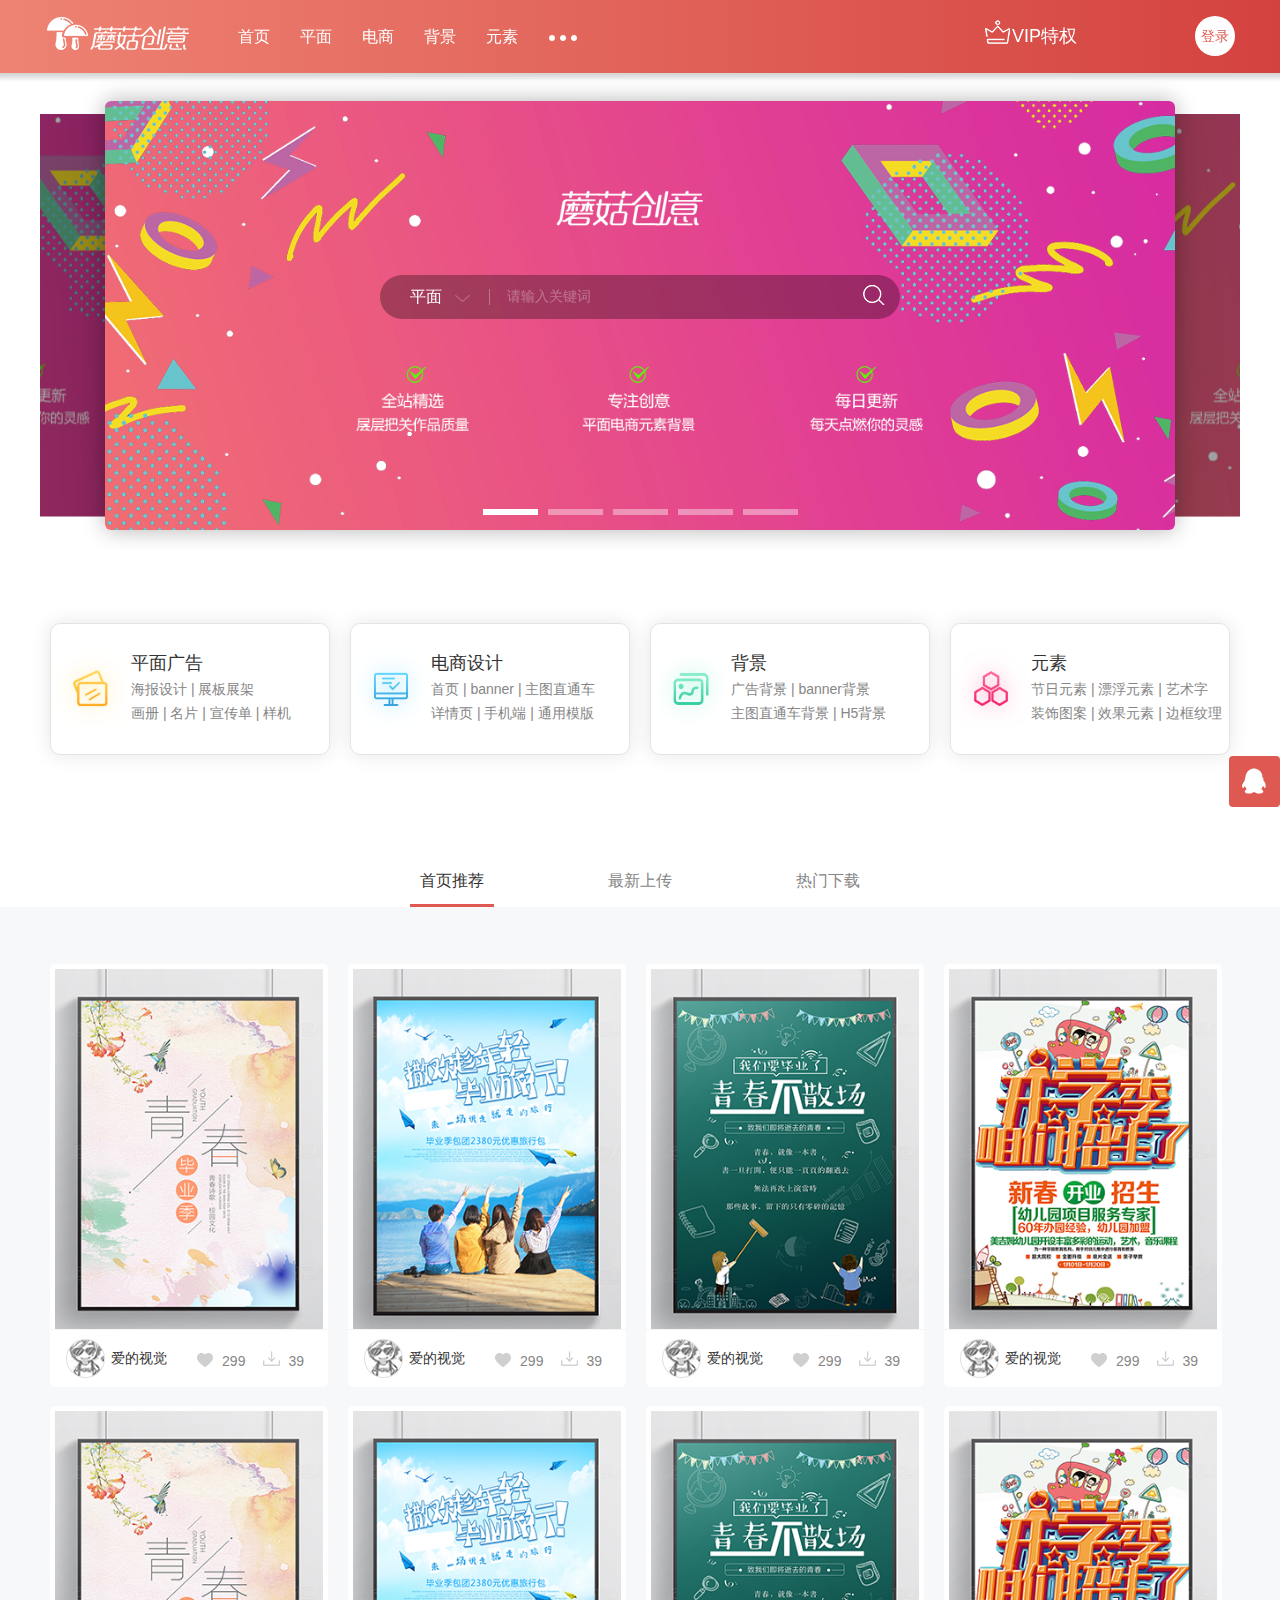
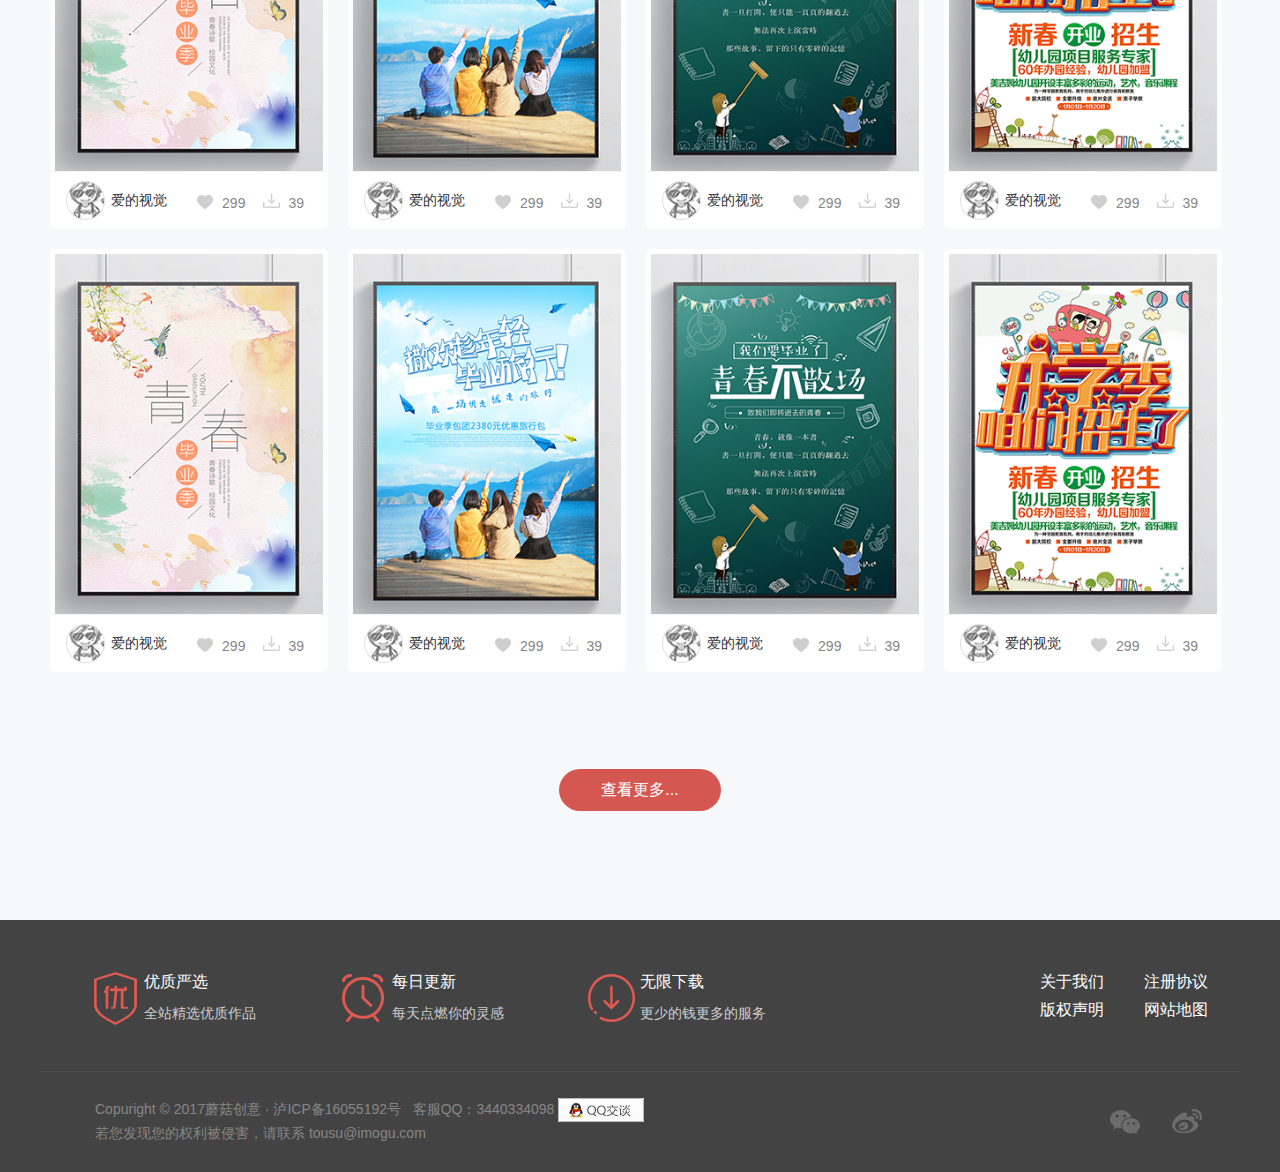
<file: index.html>
<!DOCTYPE html>
<html>
<head>
	<meta http-equiv="Content-Type" content="text/html;charset=utf-8" />
	<meta name="keywords" content="" />
	<meta name="description" content="" />
	<title>蘑菇创意首页</title>
	<link rel="stylesheet" href="css/bootstrap.min.css" />
	<link rel="stylesheet" href="css/swiper-3.4.2.min.css" />
	<link rel="stylesheet" href="css/share.css" />
	<link rel="stylesheet" href="css/topnav.css" />
	<link rel="stylesheet" href="css/index.css" />
	<link rel="stylesheet" href="css/masonry.css" />
	<link rel="stylesheet" href="css/foot.css" />
	<link rel="stylesheet" href="css/side.css" />
	<link rel="stylesheet" href="css/windowfix.css" />
</head>
<body>
	<div class="topnav_box m1450">
		<div class="topnav clearfix w1450">
			<a href="index.html" class="logo"><img src="./images/logo.png" alt=""></a>
			<div class="nav clearfix">
				<a class="a" href="index.html">首页</a>
				<div class="item clearfix">
					<a class="a" href="classification.html"><span>平面</span></a>
					<div class="inr">
						<a href="classification.html">海报设计</a>
						<a href="classification.html">展板展架</a>
						<a href="classification.html">画册</a>
						<a href="classification.html">名片</a>
						<a href="classification.html">宣传单</a>
						<a href="classification.html">样机</a>
					</div>
				</div>
				<div class="item clearfix">
					<a class="a" href="classification.html"><span>电商</span></a>
					<div class="inr">
						<a href="classification.html">首页</a>
						<a href="classification.html">banner</a>
						<a href="classification.html">主图直通车</a>
						<a href="classification.html">详情页</a>
						<a href="classification.html">手机端</a>
						<a href="classification.html">通用模板</a>
					</div>
				</div>

				<div class="item clearfix">
					<a class="a" href="classification.html"><span>背景</span></a>
					<div class="inr">
						<a href="classification.html">广告背景</a>
						<a href="classification.html">banner背景</a>
						<a href="classification.html">主图直通车背景</a>
						<a href="classification.html">H5背景</a>
					</div>
				</div>
				<div class="item clearfix">
					<a class="a" href="classification.html"><span>元素</span></a>
					<div class="inr">
						<a href="classification.html">节日元素</a>
						<a href="classification.html">漂浮元素</a>
						<a href="classification.html">艺术字</a>
						<a href="classification.html">装饰图案</a>
						<a href="classification.html">效果元素</a>
						<a href="classification.html">边框纹理</a>
					</div>
				</div>
				<div class="more">
					<ul>
						<li><a href="classification.html">平面</a></li>
						<li><a href="classification.html">电商设计</a></li>
						<li><a href="classification.html">元素</a></li>
						<li><a href="classification.html">背景</a></li>
					</ul>
				</div>
			</div>
			<form class="clearfix" action="search.html">
				<div class="type">
					<p><span>平面</span><i></i></p>
					<ul>
						<li>平面</li>
						<li>淘宝</li>
						<li>背景</li>
						<li>元素</li>
					</ul>
				</div>
				<input type="text" placeholder="请输入关键词" />
				<input type="submit" value="" />
			</form>
			<div class="sign_box sign_box1">
				<a href="vipIntroduce.html" class="vip"><i></i>VIP特权</a>
				<div class="sign">
					<a class="img towindow1">登录</a>
				</div>
			</div>
			 <!--<div class="sign_box sign_box2">-->
				<!--<div class="sign">-->
					<!--<a class="img" href=""><img src="./images/user.png" alt=""></a>-->
					<!--<div class="user">-->
						<!--<a class="exit"><i></i>退出</a>-->
						<!--<div class="up clearfix">-->
							<!--<a href="myCollection.html" class="img"><img src="./images/user.png" alt=""></a>-->
							<!--<div class="data">-->
								<!--<a href="myCollection.html"><span>爱的视觉</span><span>（ID:129960）</span></a>-->
								<!--&lt;!&ndash;<div>&ndash;&gt;-->
									<!--&lt;!&ndash;<p><i></i><span>普通会员</span><span>2018/9/6</span></p>&ndash;&gt;-->
									<!--&lt;!&ndash;<a href="pay.html">续费VIP特权</a>&ndash;&gt;-->
								<!--&lt;!&ndash;</div>&ndash;&gt;-->
								<!--<div>-->
									<!--<p>升级VIP，享有无限下载</p>-->
									<!--<a href="vipIntroduce.html">启动VIP特权</a>-->
								<!--</div>-->
							<!--</div>-->
						<!--</div>-->
						<!--<div class="down clearfix">-->
							<!--<a href="myCollection.html"><i class="i1"></i><span>我的收藏</span></a>-->
							<!--<a href="myDownload.html"><i class="i2"></i><span>我的下载</span></a>-->
							<!--<a href="myVip.html"><i class="i3"></i><span>我的VIP</span></a>-->
							<!--<a href="myFootprint.html"><i class="i4"></i><span>我的足迹</span></a>-->
						<!--</div>-->
					<!--</div>-->
				<!--</div>-->
				<!--<a href="" class="news"></a>-->
			<!--</div>-->
		</div>
	</div>
	<div class="swiper-container">
		<div class="swiper-wrapper">
			<div class="swiper-slide">
				<a href="search.html">
					<img src="./images/banner01.png" alt="" title="">
				</a>
			</div>
			<div class="swiper-slide">
				<a href="search.html">
					<img src="./images/banner01.png" alt="" title="">
				</a>
			</div>
			<div class="swiper-slide">
				<a href="search.html">
					<img src="./images/banner01.png" alt="" title="">
				</a>
			</div>
			<div class="swiper-slide">
				<a href="search.html">
					<img src="./images/banner01.png" alt="" title="">
				</a>
			</div>
			<div class="swiper-slide">
				<a href="search.html">
					<img src="./images/banner01.png" alt="" title="">
				</a>
			</div>
		</div>
		<div class="swiper-button-next "></div>
		<div class="swiper-button-prev "></div>
		<div class="swiper-pagination"></div>
		<form class="search clearfix" action="search.html">
			<div class="type">
				<p><span>平面</span><i></i></p>
				<ul>
					<li>平面</li>
					<li>淘宝</li>
					<li>背景</li>
					<li>元素</li>
				</ul>
			</div>
			<input type="text" placeholder="请输入关键词" />
			<input type="submit" value="" />
		</form>
	</div>
	<div class="advertise clearfix w1450">
		<div >
			<img src="./images/advertise01.png" alt="">
			<div>
				<h3>平面广告</h3>
				<p><a href="classification.html">海报设计</a> | <a href="classification.html">展板展架</a></p>
				<p><a href="classification.html">画册</a> | <a href="classification.html">名片</a> | <a href="classification.html">宣传单</a> | <a href="classification.html">样机</a></p>
			</div>
		</div>
		<div >
			<img src="./images/advertise02.png" alt="">
			<div>
				<h3>电商设计</h3>
				<p><a href="classification.html">首页</a> | <a href="classification.html">banner</a> | <a href="classification.html">主图直通车</a></p>
				<p><a href="classification.html">详情页</a> | <a href="classification.html">手机端</a> | <a href="classification.html">通用模版</a></p>
			</div>
		</div>
		<div >
			<img src="./images/advertise03.png" alt="">
			<div>
				<h3>背景</h3>
				<p><a href="classification.html">广告背景</a> | <a href="classification.html">banner背景</a></p>
				<p><a href="classification.html">主图直通车背景</a> | <a href="classification.html">H5背景</a></p>
			</div>
		</div>
		<div >
			<img src="./images/advertise04.png" alt="">
			<div>
				<h3>元素</h3>
				<p><a href="classification.html">节日元素</a> | <a href="classification.html">漂浮元素</a> | <a href="classification.html">艺术字</a></p>
				<p><a href="classification.html">装饰图案</a> | <a href="classification.html">效果元素</a> | <a href="classification.html">边框纹理</a></p>
			</div>
		</div>
	</div>
	<div class="masonry_box">
		<ul class="sel w1450">
			<li>首页推荐</li>
			<li>最新上传</li>
			<li>热门下载</li>
		</ul>
		<div class="cnt m1450">
			<div class="item clearfix w1450">
				<ul class="clearfix">
					<li>
						<div class="img">
							<a class="link" href="details.html"></a>
							<img src="./images/masonry01.png" alt="">
							<div class="p p1">
								<i class="i"></i>
								<p><a  class="towindow3"><i></i>添加收藏</a><a href="download.html"><i></i>立即下载</a></p>
							</div>
							<div class="p p2">
								<i class="i"></i>
								<p>Bene社交APP</p>
							</div>
						</div>
						<p class="btm"><span>爱的视觉</span><span class="span1"><a href="download.html"></a>39</span><span class="span2"><i></i>299</span></p>
					</li>
					<li>
						<div class="img">
							<a class="link" href="details.html"></a>
							<img src="./images/masonry02.png" alt="">
							<div class="p p1">
								<i class="i"></i>
								<p><a  class="towindow3"><i></i>添加收藏</a><a href="download.html"><i></i>立即下载</a></p>

							</div>
							<div class="p p2">
								<i class="i"></i>
								<p>Bene社交APP</p>
							</div>
						</div>
						<p class="btm"><span>爱的视觉</span><span class="span1"><a href="download.html"></a>39</span><span class="span2"><i></i>299</span></p>
					</li>
					<li>
						<div class="img">
							<a class="link" href="details.html"></a>
							<img src="./images/masonry03.png" alt="">
							<div class="p p1">
								<i class="i"></i>
								<p><a  class="towindow3"><i></i>添加收藏</a><a href="download.html"><i></i>立即下载</a></p>

							</div>
							<div class="p p2">
								<i class="i"></i>
								<p>Bene社交APP</p>
							</div>
						</div>
						<p class="btm"><span>爱的视觉</span><span class="span1"><a href="download.html"></a>39</span><span class="span2"><i></i>299</span></p>
					</li>
					<li>
						<div class="img">
							<a class="link" href="details.html"></a>
							<img src="./images/masonry04.png" alt="">
							<div class="p p1">
								<i class="i"></i>
								<p><a  class="towindow3"><i></i>添加收藏</a><a href="download.html"><i></i>立即下载</a></p>

							</div>
							<div class="p p2">
								<i class="i"></i>
								<p>Bene社交APP</p>
							</div>
						</div>
						<p class="btm"><span>爱的视觉</span><span class="span1"><a href="download.html"></a>39</span><span class="span2"><i></i>299</span></p>
					</li>
					<li>
						<div class="img">
							<a class="link" href="details.html"></a>
							<img src="./images/masonry01.png" alt="">
							<div class="p p1">
								<i class="i"></i>
								<p><a  class="towindow3"><i></i>添加收藏</a><a href="download.html"><i></i>立即下载</a></p>

							</div>
							<div class="p p2">
								<i class="i"></i>
								<p>Bene社交APP</p>
							</div>
						</div>
						<p class="btm"><span>爱的视觉</span><span class="span1"><a href="download.html"></a>39</span><span class="span2"><i></i>299</span></p>
					</li>
					<li>
						<div class="img">
							<a class="link" href="details.html"></a>
							<img src="./images/masonry02.png" alt="">
							<div class="p p1">
								<i class="i"></i>
								<p><a  class="towindow3"><i></i>添加收藏</a><a href="download.html"><i></i>立即下载</a></p>

							</div>
							<div class="p p2">
								<i class="i"></i>
								<p>Bene社交APP</p>
							</div>
						</div>
						<p class="btm"><span>爱的视觉</span><span class="span1"><a href="download.html"></a>39</span><span class="span2"><i></i>299</span></p>
					</li>
					<li>
						<div class="img">
							<a class="link" href="details.html"></a>
							<img src="./images/masonry03.png" alt="">
							<div class="p p1">
								<i class="i"></i>
								<p><a  class="towindow3"><i></i>添加收藏</a><a href="download.html"><i></i>立即下载</a></p>

							</div>
							<div class="p p2">
								<i class="i"></i>
								<p>Bene社交APP</p>
							</div>
						</div>
						<p class="btm"><span>爱的视觉</span><span class="span1"><a href="download.html"></a>39</span><span class="span2"><i></i>299</span></p>
					</li>
					<li>
						<div class="img">
							<a class="link" href="details.html"></a>
							<img src="./images/masonry04.png" alt="">
							<div class="p p1">
								<i class="i"></i>
								<p><a  class="towindow3"><i></i>添加收藏</a><a href="download.html"><i></i>立即下载</a></p>

							</div>
							<div class="p p2">
								<i class="i"></i>
								<p>Bene社交APP</p>
							</div>
						</div>
						<p class="btm"><span>爱的视觉</span><span class="span1"><a href="download.html"></a>39</span><span class="span2"><i></i>299</span></p>
					</li>
					<li>
						<div class="img">
							<a class="link" href="details.html"></a>
							<img src="./images/masonry01.png" alt="">
							<div class="p p1">
								<i class="i"></i>
								<p><a  class="towindow3"><i></i>添加收藏</a><a href="download.html"><i></i>立即下载</a></p>

							</div>
							<div class="p p2">
								<i class="i"></i>
								<p>Bene社交APP</p>
							</div>
						</div>
						<p class="btm"><span>爱的视觉</span><span class="span1"><a href="download.html"></a>39</span><span class="span2"><i></i>299</span></p>
					</li>
					<li>
						<div class="img">
							<a class="link" href="details.html"></a>
							<img src="./images/masonry02.png" alt="">
							<div class="p p1">
								<i class="i"></i>
								<p><a  class="towindow3"><i></i>添加收藏</a><a href="download.html"><i></i>立即下载</a></p>

							</div>
							<div class="p p2">
								<i class="i"></i>
								<p>Bene社交APP</p>
							</div>
						</div>
						<p class="btm"><span>爱的视觉</span><span class="span1"><a href="download.html"></a>39</span><span class="span2"><i></i>299</span></p>
					</li>
					<li>
						<div class="img">
							<a class="link" href="details.html"></a>
							<img src="./images/masonry03.png" alt="">
							<div class="p p1">
								<i class="i"></i>
								<p><a  class="towindow3"><i></i>添加收藏</a><a href="download.html"><i></i>立即下载</a></p>

							</div>
							<div class="p p2">
								<i class="i"></i>
								<p>Bene社交APP</p>
							</div>
						</div>
						<p class="btm"><span>爱的视觉</span><span class="span1"><a href="download.html"></a>39</span><span class="span2"><i></i>299</span></p>
					</li>
					<li>
						<div class="img">
							<a class="link" href="details.html"></a>
							<img src="./images/masonry04.png" alt="">
							<div class="p p1">
								<i class="i"></i>
								<p><a  class="towindow3"><i></i>添加收藏</a><a href="download.html"><i></i>立即下载</a></p>

							</div>
							<div class="p p2">
								<i class="i"></i>
								<p>Bene社交APP</p>
							</div>
						</div>
						<p class="btm"><span>爱的视觉</span><span class="span1"><a href="download.html"></a>39</span><span class="span2"><i></i>299</span></p>
					</li>
				</ul>
				<div class="lookmore">
					<a href="classification.html">查看更多...</a>
				</div>
			</div>
			<div class="item clearfix w1450">
				<ul class="clearfix">
					<li>
						<div class="img">
							<a class="link" href="details.html"></a>
							<img src="./images/masonry01.png" alt="">
							<div class="p p1">
								<i class="i"></i>
								<p><a  class="towindow3"><i></i>添加收藏</a><a href="download.html"><i></i>立即下载</a></p>
							</div>
							<div class="p p2">
								<i class="i"></i>
								<p>Bene社交APP</p>
							</div>
						</div>
						<p class="btm"><span>爱的视觉</span><span class="span1"><a href="download.html"></a>39</span><span class="span2"><i></i>299</span></p>
					</li>
					<li>
						<div class="img">
							<a class="link" href="details.html"></a>
							<img src="./images/masonry02.png" alt="">
							<div class="p p1">
								<i class="i"></i>
								<p><a  class="towindow3"><i></i>添加收藏</a><a href="download.html"><i></i>立即下载</a></p>

							</div>
							<div class="p p2">
								<i class="i"></i>
								<p>Bene社交APP</p>
							</div>
						</div>
						<p class="btm"><span>爱的视觉</span><span class="span1"><a href="download.html"></a>39</span><span class="span2"><i></i>299</span></p>
					</li>
					<li>
						<div class="img">
							<a class="link" href="details.html"></a>
							<img src="./images/masonry03.png" alt="">
							<div class="p p1">
								<i class="i"></i>
								<p><a  class="towindow3"><i></i>添加收藏</a><a href="download.html"><i></i>立即下载</a></p>

							</div>
							<div class="p p2">
								<i class="i"></i>
								<p>Bene社交APP</p>
							</div>
						</div>
						<p class="btm"><span>爱的视觉</span><span class="span1"><a href="download.html"></a>39</span><span class="span2"><i></i>299</span></p>
					</li>
					<li>
						<div class="img">
							<a class="link" href="details.html"></a>
							<img src="./images/masonry04.png" alt="">
							<div class="p p1">
								<i class="i"></i>
								<p><a  class="towindow3"><i></i>添加收藏</a><a href="download.html"><i></i>立即下载</a></p>

							</div>
							<div class="p p2">
								<i class="i"></i>
								<p>Bene社交APP</p>
							</div>
						</div>
						<p class="btm"><span>爱的视觉</span><span class="span1"><a href="download.html"></a>39</span><span class="span2"><i></i>299</span></p>
					</li>
					<li>
						<div class="img">
							<a class="link" href="details.html"></a>
							<img src="./images/masonry01.png" alt="">
							<div class="p p1">
								<i class="i"></i>
								<p><a  class="towindow3"><i></i>添加收藏</a><a href="download.html"><i></i>立即下载</a></p>

							</div>
							<div class="p p2">
								<i class="i"></i>
								<p>Bene社交APP</p>
							</div>
						</div>
						<p class="btm"><span>爱的视觉</span><span class="span1"><a href="download.html"></a>39</span><span class="span2"><i></i>299</span></p>
					</li>
					<li>
						<div class="img">
							<a class="link" href="details.html"></a>
							<img src="./images/masonry02.png" alt="">
							<div class="p p1">
								<i class="i"></i>
								<p><a  class="towindow3"><i></i>添加收藏</a><a href="download.html"><i></i>立即下载</a></p>

							</div>
							<div class="p p2">
								<i class="i"></i>
								<p>Bene社交APP</p>
							</div>
						</div>
						<p class="btm"><span>爱的视觉</span><span class="span1"><a href="download.html"></a>39</span><span class="span2"><i></i>299</span></p>
					</li>
					<li>
						<div class="img">
							<a class="link" href="details.html"></a>
							<img src="./images/masonry03.png" alt="">
							<div class="p p1">
								<i class="i"></i>
								<p><a  class="towindow3"><i></i>添加收藏</a><a href="download.html"><i></i>立即下载</a></p>

							</div>
							<div class="p p2">
								<i class="i"></i>
								<p>Bene社交APP</p>
							</div>
						</div>
						<p class="btm"><span>爱的视觉</span><span class="span1"><a href="download.html"></a>39</span><span class="span2"><i></i>299</span></p>
					</li>
					<li>
						<div class="img">
							<a class="link" href="details.html"></a>
							<img src="./images/masonry04.png" alt="">
							<div class="p p1">
								<i class="i"></i>
								<p><a  class="towindow3"><i></i>添加收藏</a><a href="download.html"><i></i>立即下载</a></p>

							</div>
							<div class="p p2">
								<i class="i"></i>
								<p>Bene社交APP</p>
							</div>
						</div>
						<p class="btm"><span>爱的视觉</span><span class="span1"><a href="download.html"></a>39</span><span class="span2"><i></i>299</span></p>
					</li>
					<li>
						<div class="img">
							<a class="link" href="details.html"></a>
							<img src="./images/masonry01.png" alt="">
							<div class="p p1">
								<i class="i"></i>
								<p><a  class="towindow3"><i></i>添加收藏</a><a href="download.html"><i></i>立即下载</a></p>

							</div>
							<div class="p p2">
								<i class="i"></i>
								<p>Bene社交APP</p>
							</div>
						</div>
						<p class="btm"><span>爱的视觉</span><span class="span1"><a href="download.html"></a>39</span><span class="span2"><i></i>299</span></p>
					</li>
					<li>
						<div class="img">
							<a class="link" href="details.html"></a>
							<img src="./images/masonry02.png" alt="">
							<div class="p p1">
								<i class="i"></i>
								<p><a  class="towindow3"><i></i>添加收藏</a><a href="download.html"><i></i>立即下载</a></p>

							</div>
							<div class="p p2">
								<i class="i"></i>
								<p>Bene社交APP</p>
							</div>
						</div>
						<p class="btm"><span>爱的视觉</span><span class="span1"><a href="download.html"></a>39</span><span class="span2"><i></i>299</span></p>
					</li>
					<li>
						<div class="img">
							<a class="link" href="details.html"></a>
							<img src="./images/masonry03.png" alt="">
							<div class="p p1">
								<i class="i"></i>
								<p><a  class="towindow3"><i></i>添加收藏</a><a href="download.html"><i></i>立即下载</a></p>

							</div>
							<div class="p p2">
								<i class="i"></i>
								<p>Bene社交APP</p>
							</div>
						</div>
						<p class="btm"><span>爱的视觉</span><span class="span1"><a href="download.html"></a>39</span><span class="span2"><i></i>299</span></p>
					</li>
					<li>
						<div class="img">
							<a class="link" href="details.html"></a>
							<img src="./images/masonry04.png" alt="">
							<div class="p p1">
								<i class="i"></i>
								<p><a  class="towindow3"><i></i>添加收藏</a><a href="download.html"><i></i>立即下载</a></p>

							</div>
							<div class="p p2">
								<i class="i"></i>
								<p>Bene社交APP</p>
							</div>
						</div>
						<p class="btm"><span>爱的视觉</span><span class="span1"><a href="download.html"></a>39</span><span class="span2"><i></i>299</span></p>
					</li>
				</ul>

				<div class="lookmore">
					<a href="classification.html">查看更多...</a>
				</div>
			</div>
			<div class="item clearfix w1450">
				<ul class="clearfix">
					<li>
						<div class="img">
							<a class="link" href="details.html"></a>
							<img src="./images/masonry01.png" alt="">
							<div class="p p1">
								<i class="i"></i>
								<p><a  class="towindow3"><i></i>添加收藏</a><a href="download.html"><i></i>立即下载</a></p>
							</div>
							<div class="p p2">
								<i class="i"></i>
								<p>Bene社交APP</p>
							</div>
						</div>
						<p class="btm"><span>爱的视觉</span><span class="span1"><a href="download.html"></a>39</span><span class="span2"><i></i>299</span></p>
					</li>
					<li>
						<div class="img">
							<a class="link" href="details.html"></a>
							<img src="./images/masonry02.png" alt="">
							<div class="p p1">
								<i class="i"></i>
								<p><a  class="towindow3"><i></i>添加收藏</a><a href="download.html"><i></i>立即下载</a></p>

							</div>
							<div class="p p2">
								<i class="i"></i>
								<p>Bene社交APP</p>
							</div>
						</div>
						<p class="btm"><span>爱的视觉</span><span class="span1"><a href="download.html"></a>39</span><span class="span2"><i></i>299</span></p>
					</li>
					<li>
						<div class="img">
							<a class="link" href="details.html"></a>
							<img src="./images/masonry03.png" alt="">
							<div class="p p1">
								<i class="i"></i>
								<p><a  class="towindow3"><i></i>添加收藏</a><a href="download.html"><i></i>立即下载</a></p>

							</div>
							<div class="p p2">
								<i class="i"></i>
								<p>Bene社交APP</p>
							</div>
						</div>
						<p class="btm"><span>爱的视觉</span><span class="span1"><a href="download.html"></a>39</span><span class="span2"><i></i>299</span></p>
					</li>
					<li>
						<div class="img">
							<a class="link" href="details.html"></a>
							<img src="./images/masonry04.png" alt="">
							<div class="p p1">
								<i class="i"></i>
								<p><a  class="towindow3"><i></i>添加收藏</a><a href="download.html"><i></i>立即下载</a></p>

							</div>
							<div class="p p2">
								<i class="i"></i>
								<p>Bene社交APP</p>
							</div>
						</div>
						<p class="btm"><span>爱的视觉</span><span class="span1"><a href="download.html"></a>39</span><span class="span2"><i></i>299</span></p>
					</li>
					<li>
						<div class="img">
							<a class="link" href="details.html"></a>
							<img src="./images/masonry01.png" alt="">
							<div class="p p1">
								<i class="i"></i>
								<p><a  class="towindow3"><i></i>添加收藏</a><a href="download.html"><i></i>立即下载</a></p>

							</div>
							<div class="p p2">
								<i class="i"></i>
								<p>Bene社交APP</p>
							</div>
						</div>
						<p class="btm"><span>爱的视觉</span><span class="span1"><a href="download.html"></a>39</span><span class="span2"><i></i>299</span></p>
					</li>
					<li>
						<div class="img">
							<a class="link" href="details.html"></a>
							<img src="./images/masonry02.png" alt="">
							<div class="p p1">
								<i class="i"></i>
								<p><a  class="towindow3"><i></i>添加收藏</a><a href="download.html"><i></i>立即下载</a></p>

							</div>
							<div class="p p2">
								<i class="i"></i>
								<p>Bene社交APP</p>
							</div>
						</div>
						<p class="btm"><span>爱的视觉</span><span class="span1"><a href="download.html"></a>39</span><span class="span2"><i></i>299</span></p>
					</li>
					<li>
						<div class="img">
							<a class="link" href="details.html"></a>
							<img src="./images/masonry03.png" alt="">
							<div class="p p1">
								<i class="i"></i>
								<p><a  class="towindow3"><i></i>添加收藏</a><a href="download.html"><i></i>立即下载</a></p>

							</div>
							<div class="p p2">
								<i class="i"></i>
								<p>Bene社交APP</p>
							</div>
						</div>
						<p class="btm"><span>爱的视觉</span><span class="span1"><a href="download.html"></a>39</span><span class="span2"><i></i>299</span></p>
					</li>
					<li>
						<div class="img">
							<a class="link" href="details.html"></a>
							<img src="./images/masonry04.png" alt="">
							<div class="p p1">
								<i class="i"></i>
								<p><a  class="towindow3"><i></i>添加收藏</a><a href="download.html"><i></i>立即下载</a></p>

							</div>
							<div class="p p2">
								<i class="i"></i>
								<p>Bene社交APP</p>
							</div>
						</div>
						<p class="btm"><span>爱的视觉</span><span class="span1"><a href="download.html"></a>39</span><span class="span2"><i></i>299</span></p>
					</li>
					<li>
						<div class="img">
							<a class="link" href="details.html"></a>
							<img src="./images/masonry01.png" alt="">
							<div class="p p1">
								<i class="i"></i>
								<p><a  class="towindow3"><i></i>添加收藏</a><a href="download.html"><i></i>立即下载</a></p>

							</div>
							<div class="p p2">
								<i class="i"></i>
								<p>Bene社交APP</p>
							</div>
						</div>
						<p class="btm"><span>爱的视觉</span><span class="span1"><a href="download.html"></a>39</span><span class="span2"><i></i>299</span></p>
					</li>
					<li>
						<div class="img">
							<a class="link" href="details.html"></a>
							<img src="./images/masonry02.png" alt="">
							<div class="p p1">
								<i class="i"></i>
								<p><a  class="towindow3"><i></i>添加收藏</a><a href="download.html"><i></i>立即下载</a></p>

							</div>
							<div class="p p2">
								<i class="i"></i>
								<p>Bene社交APP</p>
							</div>
						</div>
						<p class="btm"><span>爱的视觉</span><span class="span1"><a href="download.html"></a>39</span><span class="span2"><i></i>299</span></p>
					</li>
					<li>
						<div class="img">
							<a class="link" href="details.html"></a>
							<img src="./images/masonry03.png" alt="">
							<div class="p p1">
								<i class="i"></i>
								<p><a  class="towindow3"><i></i>添加收藏</a><a href="download.html"><i></i>立即下载</a></p>

							</div>
							<div class="p p2">
								<i class="i"></i>
								<p>Bene社交APP</p>
							</div>
						</div>
						<p class="btm"><span>爱的视觉</span><span class="span1"><a href="download.html"></a>39</span><span class="span2"><i></i>299</span></p>
					</li>
					<li>
						<div class="img">
							<a class="link" href="details.html"></a>
							<img src="./images/masonry04.png" alt="">
							<div class="p p1">
								<i class="i"></i>
								<p><a  class="towindow3"><i></i>添加收藏</a><a href="download.html"><i></i>立即下载</a></p>

							</div>
							<div class="p p2">
								<i class="i"></i>
								<p>Bene社交APP</p>
							</div>
						</div>
						<p class="btm"><span>爱的视觉</span><span class="span1"><a href="download.html"></a>39</span><span class="span2"><i></i>299</span></p>
					</li>
				</ul>

				<div class="lookmore">
					<a href="classification.html">查看更多...</a>
				</div>
			</div>
		</div>
	</div>
	<div class="foot_box m1200">
		<div class="foot clearfix w1200">
			<div class="up clearfix">
				<ul>
					<li>
						<div class="img"><img src="./images/foot01.png" alt=""></div>
						<div class="txt">
							<h3>优质严选</h3>
							<p>全站精选优质作品</p>
						</div>
					</li>
					<li>
						<div class="img"><img src="./images/foot02.png" alt=""></div>
						<div class="txt">
							<h3>每日更新</h3>
							<p>每天点燃你的灵感</p>
						</div>
					</li>
					<li>
						<div class="img"><img src="./images/foot03.png" alt=""></div>
						<div class="txt">
							<h3>无限下载</h3>
							<p>更少的钱更多的服务</p>
						</div>
					</li>
				</ul>
				<div class="link">
					<a href="">关于我们</a>
					<a href="">注册协议</a>
					<a href="">版权声明</a>
					<a href="">网站地图</a>
				</div>
			</div>
			<div class="down clearfix">
				<div class="left">
					<p>Copuright&nbsp;&copy;&nbsp;2017蘑菇创意 · 泸ICP备16055192号&nbsp;&nbsp;&nbsp;客服QQ：3440334098 <a
							href="#"><img src="images/qqlxwm-2.png" alt=""/></a></p>
					<p>若您发现您的权利被侵害，请联系 tousu@imogu.com</p>
				</div>
				<div class="right">

					<a href="">
						<div>
							<img src="images/code2.jpg" alt=""/>
						</div>
					</a>
					<a href=""></a>
				</div>
			</div>
		</div>
	</div>
	<div class="sidefix">
		<a class="totop" href="javascript:void(0);"></a>
		<a class="qq" href=""></a>
	</div>
	<div class="windowfix_box">
		<div class="shadow"></div>
		<div class="windowfix windowfix1">
			<div class="title">
				<h3>请登录</h3>
			</div>
			<div class="signin clearfix">
				<a href="">
					<i class="i1"></i>
					<span>QQ登录</span>
				</a>
				<a href="">
					<i class="i2"></i>
					<span>微信登录</span>
				</a>
				<a href="">
					<i class="i3"></i>
					<span>微博登录</span>
				</a>
			</div>
			<p class="agree"><input type="checkbox" checked><span>同意<a href="">《蘑菇创意网协议》</a></span></p>
			<i class="del"></i>
		</div>
		<div class="windowfix windowfix2">
			<h3>蘑菇创意全站资源终身免费下载</h3>
			<p>升级VIP可下载更多内容</p>
			<a href="">加入VIP继续下载</a>
			<i class="del"></i>
		</div>
		<div class="windowfix windowfix3">
			<div class="head">
				<i></i>
				<h3>收藏成功</h3>
				<p>升级VIP可收藏更多内容</p>
			</div>
			<div class="link">
				<a>继续浏览</a>
				<a href="vipIntroduce.html">升级VIP</a>
			</div>
			<i class="del"></i>
		</div>
		<form class="windowfix windowfix4" action="">
			<p class="title">为了您的账户安全请绑定手机</p>
			<div class="item">
				<label for="">手机号码</label>
				<input type="text">
				<a href="">发送验证码</a>
			</div>
			<div class="item">
				<label for="">验证码</label>
				<input type="text">
			</div>
			<div class="subbox">
				<input type="submit" class="submit" value="立即绑定">
			</div>
			<i class="del"></i>
		</form>
	</div>
	<script src="js/jquery-1.9.1.min.js"></script>
	<script src="js/topnav.js"></script>
	<script src="js/swiper-3.4.2.min.js"></script>
	<script src="js/masonry.min.js"></script>
	<script src="js/index.js"></script>
	<script src="js/side.js"></script>
	<script src="js/windowfix.js"></script>	
</body>
</html>
</file>
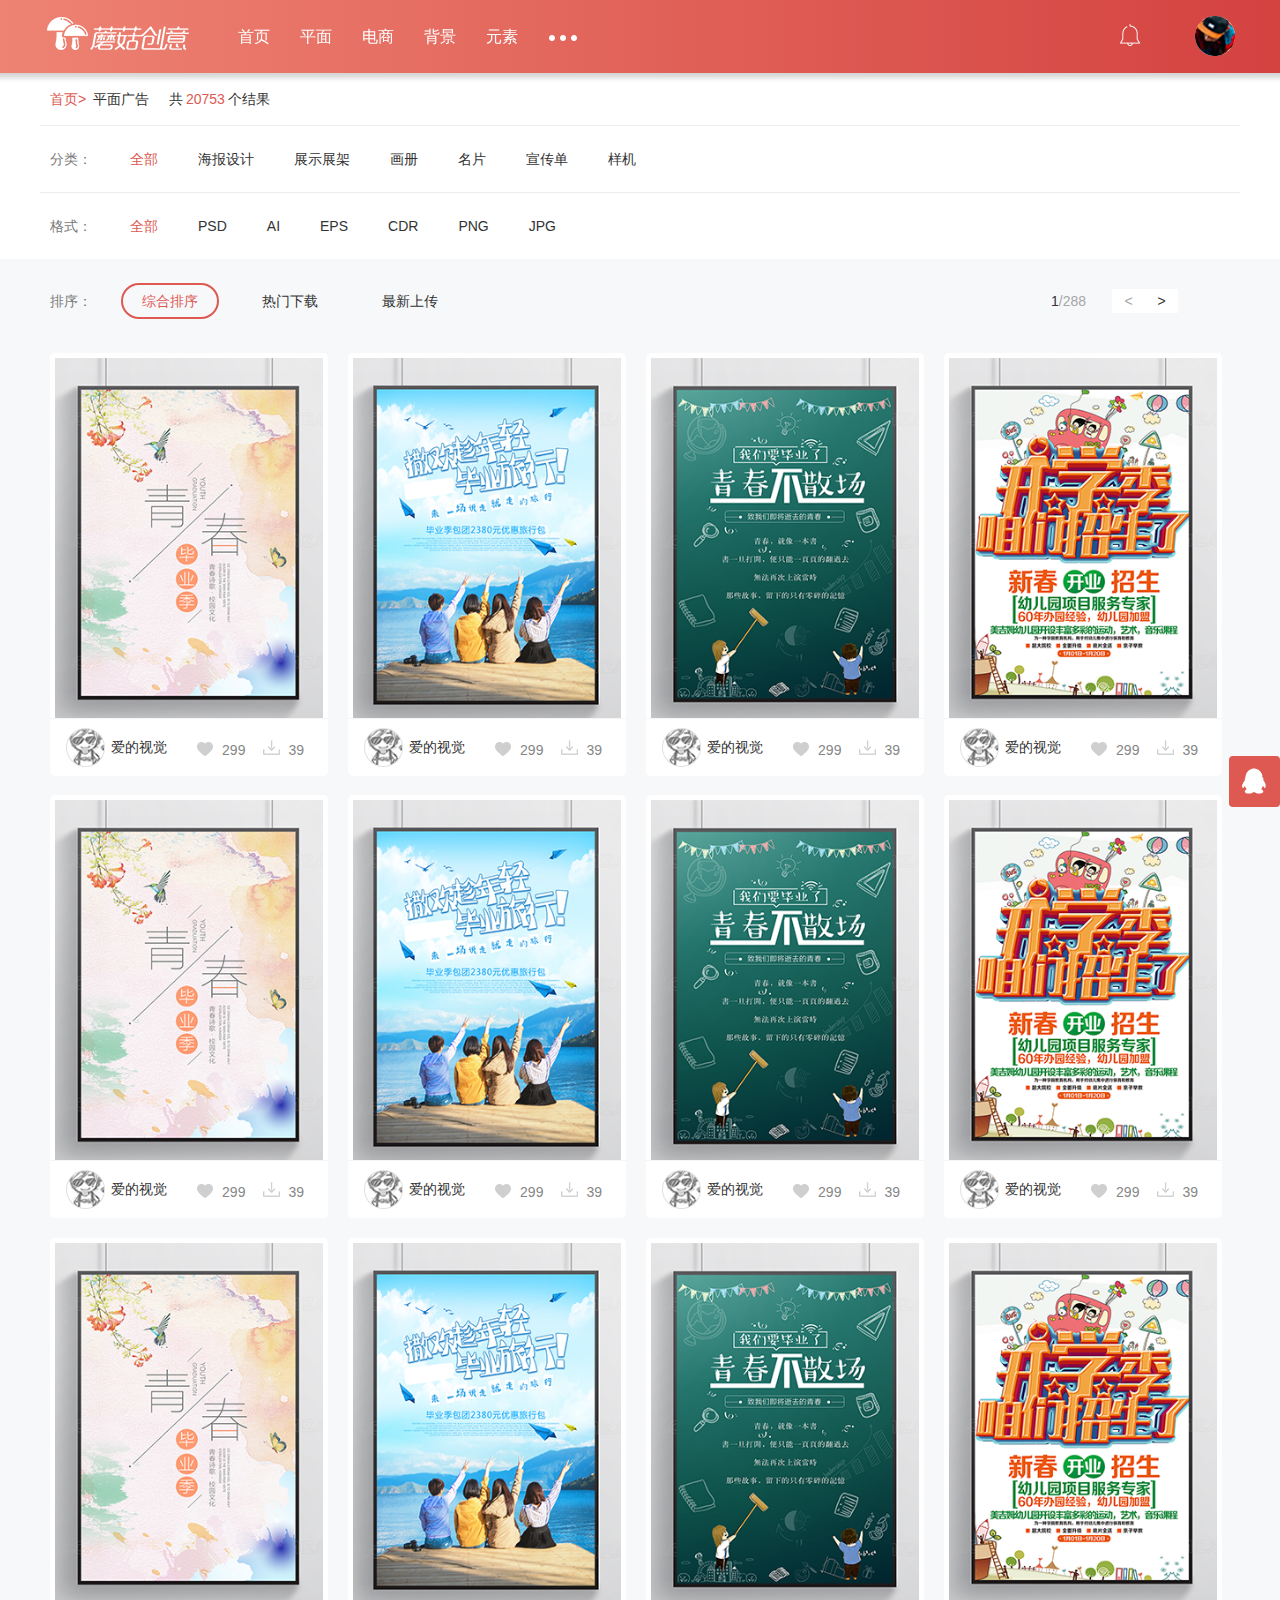
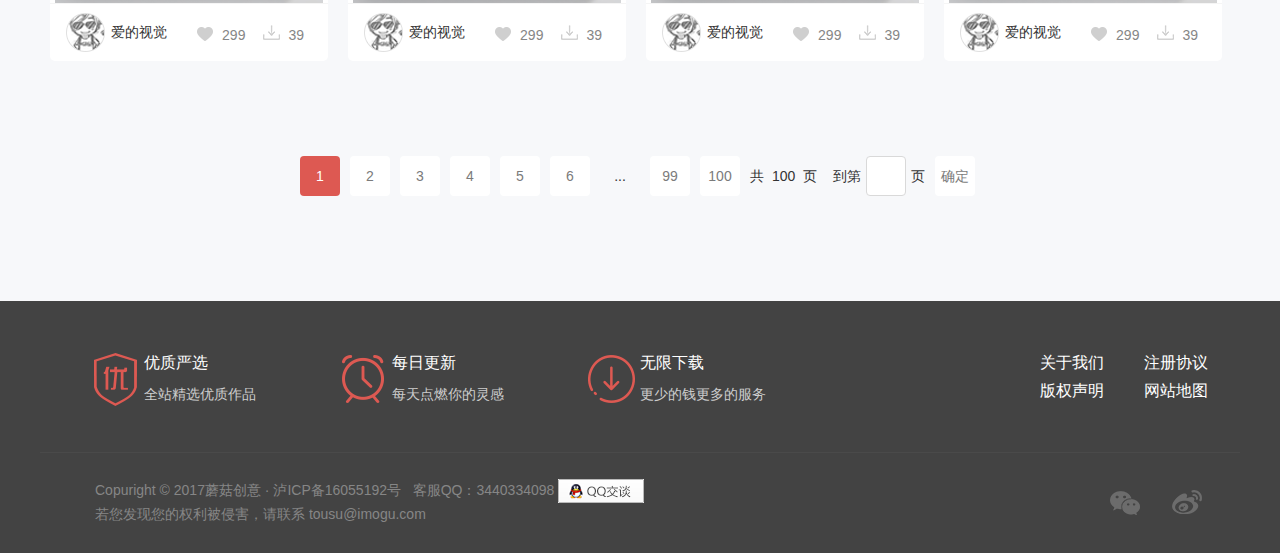
<file: classification.html>
<!DOCTYPE html>
<html>
<head>
	<meta http-equiv="Content-Type" content="text/html;charset=utf-8" />
	<meta name="keywords" content="" />
	<meta name="description" content="" />
	<title>蘑菇创意分类</title>
	<link rel="stylesheet" href="css/bootstrap.min.css" />
	<link rel="stylesheet" href="css/share.css" />
	<link rel="stylesheet" href="css/topnav.css" />
	<link rel="stylesheet" href="css/windowfix.css"/>
	<link rel="stylesheet" href="css/classselect.css" />
	<link rel="stylesheet" href="css/masonry.css" />
	<link rel="stylesheet" href="css/foot.css" />
	<link rel="stylesheet" href="css/side.css" />
</head>
<body>
<div class="topnav_box m1450">
	<div class="topnav clearfix w1450">
		<a href="index.html" class="logo"><img src="./images/logo.png" alt=""></a>
		<div class="nav clearfix">
			<a class="a" href="index.html">首页</a>
			<div class="item clearfix">
				<a class="a" href="classification.html"><span>平面</span></a>
				<div class="inr">
					<a href="classification.html">海报设计</a>
					<a href="classification.html">展板展架</a>
					<a href="classification.html">画册</a>
					<a href="classification.html">名片</a>
					<a href="classification.html">宣传单</a>
					<a href="classification.html">样机</a>
				</div>
			</div>
			<div class="item clearfix">
				<a class="a" href="classification.html"><span>电商</span></a>
				<div class="inr">
					<a href="classification.html">首页</a>
					<a href="classification.html">banner</a>
					<a href="classification.html">主图直通车</a>
					<a href="classification.html">详情页</a>
					<a href="classification.html">手机端</a>
					<a href="classification.html">通用模板</a>
				</div>
			</div>

			<div class="item clearfix">
				<a class="a" href="classification.html"><span>背景</span></a>
				<div class="inr">
					<a href="classification.html">广告背景</a>
					<a href="classification.html">banner背景</a>
					<a href="classification.html">主图直通车背景</a>
					<a href="classification.html">H5背景</a>
				</div>
			</div>
			<div class="item clearfix">
				<a class="a" href="classification.html"><span>元素</span></a>
				<div class="inr">
					<a href="classification.html">节日元素</a>
					<a href="classification.html">漂浮元素</a>
					<a href="classification.html">艺术字</a>
					<a href="classification.html">装饰图案</a>
					<a href="classification.html">效果元素</a>
					<a href="classification.html">边框纹理</a>
				</div>
			</div>
			<div class="more">
				<ul>
					<li><a href="classification.html">平面</a></li>
					<li><a href="classification.html">电商设计</a></li>
					<li><a href="classification.html">元素</a></li>
					<li><a href="classification.html">背景</a></li>
				</ul>
			</div>
		</div>
		<form class="clearfix" action="search.html">
			<div class="type">
				<p><span>平面</span><i></i></p>
				<ul>
					<li>平面</li>
					<li>淘宝</li>
					<li>背景</li>
					<li>元素</li>
				</ul>
			</div>
			<input type="text" placeholder="请输入关键词" />
			<input type="submit" value="" />
		</form>
		<!--<div class="sign_box sign_box1">-->
			<!--<a href="vipIntroduce.html" class="vip"><i></i>VIP特权</a>-->
			<!--<div class="sign">-->
				<!--<a class="img towindow1">登录</a>-->
			<!--</div>-->
		<!--</div>-->
		<div class="sign_box sign_box2">
		<div class="sign">
		<a class="img" href=""><img src="./images/user.png" alt=""></a>
		<div class="user">
		<a class="exit"><i></i>退出</a>
		<div class="up clearfix">
		<a href="myCollection.html" class="img"><img src="./images/user.png" alt=""></a>
		<div class="data">
		<a href="myCollection.html"><span>爱的视觉</span><span>（ID:129960）</span></a>
		<div>
		<p><i></i><span>普通会员</span><span>2018/9/6</span></p>
		<a href="pay.html">续费VIP特权</a>
		</div>
		<!--<div>-->
		<!--<p>升级VIP，享有无限下载</p>-->
		<!--<a href="vipIntroduce.html">启动VIP特权</a>-->
		<!--</div>-->
		</div>
		</div>
		<div class="down clearfix">
		<a href="myCollection.html"><i class="i1"></i><span>我的收藏</span></a>
		<a href="myDownload.html"><i class="i2"></i><span>我的下载</span></a>
		<a href="myVip.html"><i class="i3"></i><span>我的VIP</span></a>
		<a href="myFootprint.html"><i class="i4"></i><span>我的足迹</span></a>
		</div>
		</div>
		</div>
		<a href="" class="news"></a>
		</div>
	</div>
</div>
	<div class="select_box clearfix w1450">
		<div class="select clearfix">
			<p class="result">
				<a href="index.html">首页&gt;</a>
				<span>平面广告</span>
				<span>共<strong>20753</strong>个结果</span>
			</p>
			<div class="list list1">
				<span class="title">分类：</span>
				<ul>
					<li class="active"><a href="">全部</a></li>
					<li><a href="">海报设计</a></li>
					<li><a href="">展示展架</a></li>
					<li><a href="">画册</a></li>
					<li><a href="">名片</a></li>
					<li><a href="">宣传单</a></li>
					<li><a href="">样机</a></li>
				</ul>
			</div>
			<div class="list list2">
				<span class="title">格式：</span>
				<ul>
					<li class="active"><a href="">全部</a></li>
					<li><a href="">PSD</a></li>
					<li><a href="">AI</a></li>
					<li><a href="">EPS</a></li>
					<li><a href="">CDR</a></li>
					<li><a href="">PNG</a></li>
					<li><a href="">JPG</a></li>
				</ul>
			</div>
		</div>
	</div>
	<div class="sort_box m1450">
		<div class="sort clearfix w1450">
			<span class="title">排序：</span>
			<ul>
				<li class="active"><a >综合排序</a></li>
				<li><a >热门下载</a></li>
				<li><a >最新上传</a></li>
			</ul>
			<p>
				<span><i>1</i>/<i>288</i></span>
				<a href="" class="prev default">&lt;</a>
				<a href="" class="next">&gt;</a>
			</p>
		</div>
	</div>
	<div class="masonry_box">
		<div class="cnt m1450">
			<div class="item clearfix w1450">
				<ul class="clearfix">
					<li>
						<div class="img">
							<a class="link" href="details.html"></a>
							<img src="./images/masonry01.png" alt="">
							<div class="p p1">
								<i class="i"></i>
								<p><a  class="towindow3"><i></i>添加收藏</a><a href="download.html"><i></i>立即下载</a></p>
							</div>
							<div class="p p2">
								<i class="i"></i>
								<p>Bene社交APP</p>
							</div>
						</div>
						<p class="btm"><span>爱的视觉</span><span class="span1"><a href="download.html"></a>39</span><span class="span2"><i></i>299</span></p>
					</li>
					<li>
						<div class="img">
							<a class="link" href="details.html"></a>
							<img src="./images/masonry02.png" alt="">
							<div class="p p1">
								<i class="i"></i>
								<p><a  class="towindow3"><i></i>添加收藏</a><a href="download.html"><i></i>立即下载</a></p>

							</div>
							<div class="p p2">
								<i class="i"></i>
								<p>Bene社交APP</p>
							</div>
						</div>
						<p class="btm"><span>爱的视觉</span><span class="span1"><a href="download.html"></a>39</span><span class="span2"><i></i>299</span></p>
					</li>
					<li>
						<div class="img">
							<a class="link" href="details.html"></a>
							<img src="./images/masonry03.png" alt="">
							<div class="p p1">
								<i class="i"></i>
								<p><a  class="towindow3"><i></i>添加收藏</a><a href="download.html"><i></i>立即下载</a></p>

							</div>
							<div class="p p2">
								<i class="i"></i>
								<p>Bene社交APP</p>
							</div>
						</div>
						<p class="btm"><span>爱的视觉</span><span class="span1"><a href="download.html"></a>39</span><span class="span2"><i></i>299</span></p>
					</li>
					<li>
						<div class="img">
							<a class="link" href="details.html"></a>
							<img src="./images/masonry04.png" alt="">
							<div class="p p1">
								<i class="i"></i>
								<p><a  class="towindow3"><i></i>添加收藏</a><a href="download.html"><i></i>立即下载</a></p>

							</div>
							<div class="p p2">
								<i class="i"></i>
								<p>Bene社交APP</p>
							</div>
						</div>
						<p class="btm"><span>爱的视觉</span><span class="span1"><a href="download.html"></a>39</span><span class="span2"><i></i>299</span></p>
					</li>
					<li>
						<div class="img">
							<a class="link" href="details.html"></a>
							<img src="./images/masonry01.png" alt="">
							<div class="p p1">
								<i class="i"></i>
								<p><a  class="towindow3"><i></i>添加收藏</a><a href="download.html"><i></i>立即下载</a></p>

							</div>
							<div class="p p2">
								<i class="i"></i>
								<p>Bene社交APP</p>
							</div>
						</div>
						<p class="btm"><span>爱的视觉</span><span class="span1"><a href="download.html"></a>39</span><span class="span2"><i></i>299</span></p>
					</li>
					<li>
						<div class="img">
							<a class="link" href="details.html"></a>
							<img src="./images/masonry02.png" alt="">
							<div class="p p1">
								<i class="i"></i>
								<p><a  class="towindow3"><i></i>添加收藏</a><a href="download.html"><i></i>立即下载</a></p>

							</div>
							<div class="p p2">
								<i class="i"></i>
								<p>Bene社交APP</p>
							</div>
						</div>
						<p class="btm"><span>爱的视觉</span><span class="span1"><a href="download.html"></a>39</span><span class="span2"><i></i>299</span></p>
					</li>
					<li>
						<div class="img">
							<a class="link" href="details.html"></a>
							<img src="./images/masonry03.png" alt="">
							<div class="p p1">
								<i class="i"></i>
								<p><a  class="towindow3"><i></i>添加收藏</a><a href="download.html"><i></i>立即下载</a></p>

							</div>
							<div class="p p2">
								<i class="i"></i>
								<p>Bene社交APP</p>
							</div>
						</div>
						<p class="btm"><span>爱的视觉</span><span class="span1"><a href="download.html"></a>39</span><span class="span2"><i></i>299</span></p>
					</li>
					<li>
						<div class="img">
							<a class="link" href="details.html"></a>
							<img src="./images/masonry04.png" alt="">
							<div class="p p1">
								<i class="i"></i>
								<p><a  class="towindow3"><i></i>添加收藏</a><a href="download.html"><i></i>立即下载</a></p>

							</div>
							<div class="p p2">
								<i class="i"></i>
								<p>Bene社交APP</p>
							</div>
						</div>
						<p class="btm"><span>爱的视觉</span><span class="span1"><a href="download.html"></a>39</span><span class="span2"><i></i>299</span></p>
					</li>
					<li>
						<div class="img">
							<a class="link" href="details.html"></a>
							<img src="./images/masonry01.png" alt="">
							<div class="p p1">
								<i class="i"></i>
								<p><a  class="towindow3"><i></i>添加收藏</a><a href="download.html"><i></i>立即下载</a></p>

							</div>
							<div class="p p2">
								<i class="i"></i>
								<p>Bene社交APP</p>
							</div>
						</div>
						<p class="btm"><span>爱的视觉</span><span class="span1"><a href="download.html"></a>39</span><span class="span2"><i></i>299</span></p>
					</li>
					<li>
						<div class="img">
							<a class="link" href="details.html"></a>
							<img src="./images/masonry02.png" alt="">
							<div class="p p1">
								<i class="i"></i>
								<p><a  class="towindow3"><i></i>添加收藏</a><a href="download.html"><i></i>立即下载</a></p>

							</div>
							<div class="p p2">
								<i class="i"></i>
								<p>Bene社交APP</p>
							</div>
						</div>
						<p class="btm"><span>爱的视觉</span><span class="span1"><a href="download.html"></a>39</span><span class="span2"><i></i>299</span></p>
					</li>
					<li>
						<div class="img">
							<a class="link" href="details.html"></a>
							<img src="./images/masonry03.png" alt="">
							<div class="p p1">
								<i class="i"></i>
								<p><a  class="towindow3"><i></i>添加收藏</a><a href="download.html"><i></i>立即下载</a></p>

							</div>
							<div class="p p2">
								<i class="i"></i>
								<p>Bene社交APP</p>
							</div>
						</div>
						<p class="btm"><span>爱的视觉</span><span class="span1"><a href="download.html"></a>39</span><span class="span2"><i></i>299</span></p>
					</li>
					<li>
						<div class="img">
							<a class="link" href="details.html"></a>
							<img src="./images/masonry04.png" alt="">
							<div class="p p1">
								<i class="i"></i>
								<p><a  class="towindow3"><i></i>添加收藏</a><a href="download.html"><i></i>立即下载</a></p>

							</div>
							<div class="p p2">
								<i class="i"></i>
								<p>Bene社交APP</p>
							</div>
						</div>
						<p class="btm"><span>爱的视觉</span><span class="span1"><a href="download.html"></a>39</span><span class="span2"><i></i>299</span></p>
					</li>
				</ul>
			</div>
			<div class="pagelist_box w1450">
				<div class="pagelist clearfix">
					<ul class="clearfix">
						<li class="active"><a href="">1</a></li>
						<li><a href="">2</a></li>
						<li><a href="">3</a></li>
						<li><a href="">4</a></li>
						<li><a href="">5</a></li>
						<li><a href="">6</a></li>
						<li><span>...</span></li>
						<li><a href="">99</a></li>
						<li><a href="">100</a></li>
					</ul>
					<span class="p1">共<span>100</span>页</span>
					<span class="p2">到第<input type="text">页</span>
					<input class="sure" type="button" value="确定">
				</div>
			</div>
		</div>
	</div>
<div class="foot_box m1200">
	<div class="foot clearfix w1200">
		<div class="up clearfix">
			<ul>
				<li>
					<div class="img"><img src="./images/foot01.png" alt=""></div>
					<div class="txt">
						<h3>优质严选</h3>
						<p>全站精选优质作品</p>
					</div>
				</li>
				<li>
					<div class="img"><img src="./images/foot02.png" alt=""></div>
					<div class="txt">
						<h3>每日更新</h3>
						<p>每天点燃你的灵感</p>
					</div>
				</li>
				<li>
					<div class="img"><img src="./images/foot03.png" alt=""></div>
					<div class="txt">
						<h3>无限下载</h3>
						<p>更少的钱更多的服务</p>
					</div>
				</li>
			</ul>
			<div class="link">
				<a href="">关于我们</a>
				<a href="">注册协议</a>
				<a href="">版权声明</a>
				<a href="">网站地图</a>
			</div>
		</div>
		<div class="down clearfix">
			<div class="left">
				<p>Copuright&nbsp;&copy;&nbsp;2017蘑菇创意 · 泸ICP备16055192号&nbsp;&nbsp;&nbsp;客服QQ：3440334098 <a
						href="#"><img src="images/qqlxwm-2.png" alt=""/></a></p>
				<p>若您发现您的权利被侵害，请联系 tousu@imogu.com</p>
			</div>
			<div class="right">

				<a href="">
					<div>
						<img src="images/code2.jpg" alt=""/>
					</div>
				</a>
				<a href=""></a>
			</div>
		</div>
	</div>
</div>
	<div class="sidefix">
		<a class="totop" href="javascript:void(0);"></a>
		<a class="qq" href=""></a>
	</div>
	<div class="windowfix_box">
		<div class="shadow"></div>
		<div class="windowfix windowfix1">
			<div class="title">
				<h3>请登录</h3>
			</div>
			<div class="signin clearfix">
				<a href="">
					<i class="i1"></i>
					<span>QQ登录</span>
				</a>
				<a href="">
					<i class="i2"></i>
					<span>微信登录</span>
				</a>
				<a href="">
					<i class="i3"></i>
					<span>微博登录</span>
				</a>
			</div>
			<p class="agree"><input type="checkbox" checked><span>同意<a href="">《蘑菇创意网协议》</a></span></p>
			<i class="del"></i>
		</div>

		<div class="windowfix windowfix3">
			<div class="head">
				<i></i>
				<h3>收藏成功</h3>
				<p>升级VIP可收藏更多内容</p>
			</div>
			<div class="link">
				<a>继续浏览</a>
				<a href="vipIntroduce.html">升级VIP</a>
			</div>
			<i class="del"></i>
		</div>

	</div>
	<script src="js/jquery-1.9.1.min.js"></script>
	<script src="js/topnav.js"></script>
	<script src="js/windowfix.js"></script>
	<script src="js/masonry.min.js"></script>
	<script src="js/classification.js"></script>
	<script src="js/side.js"></script>

</body>
</html>
</file>
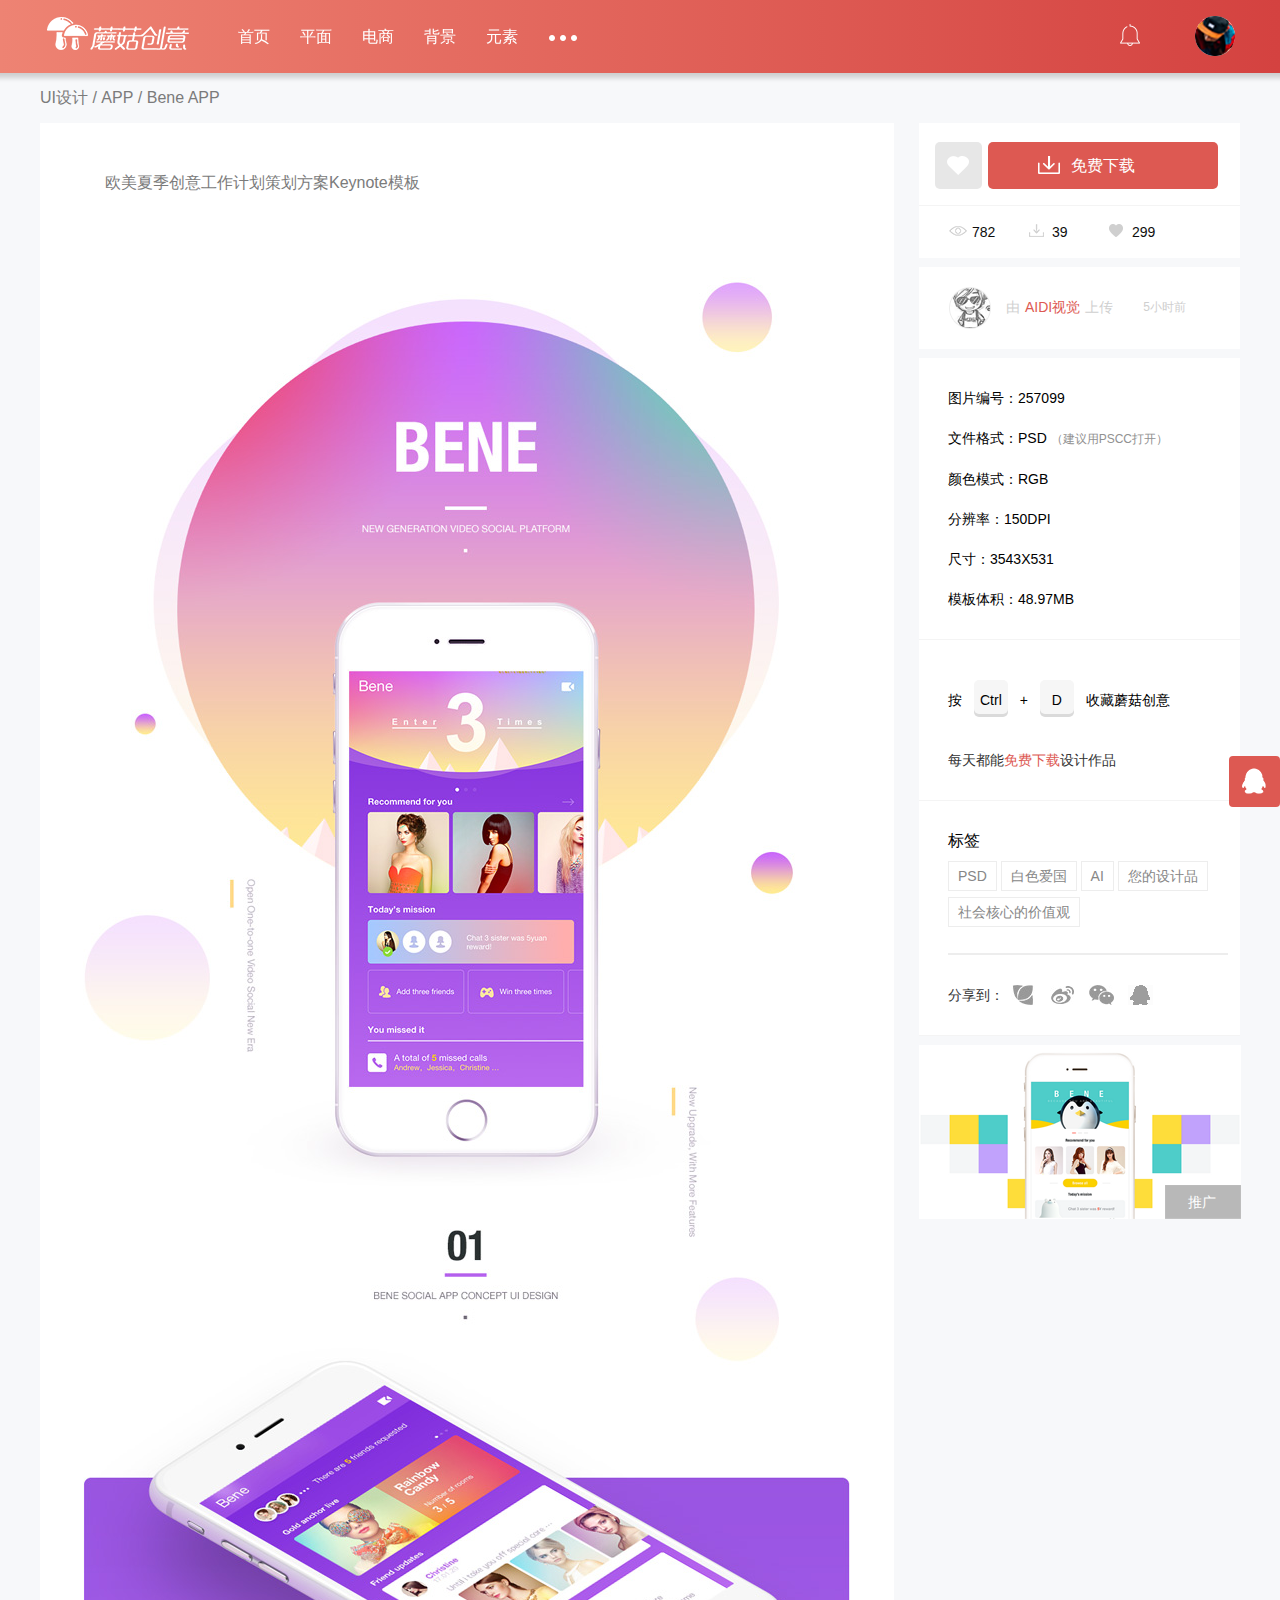
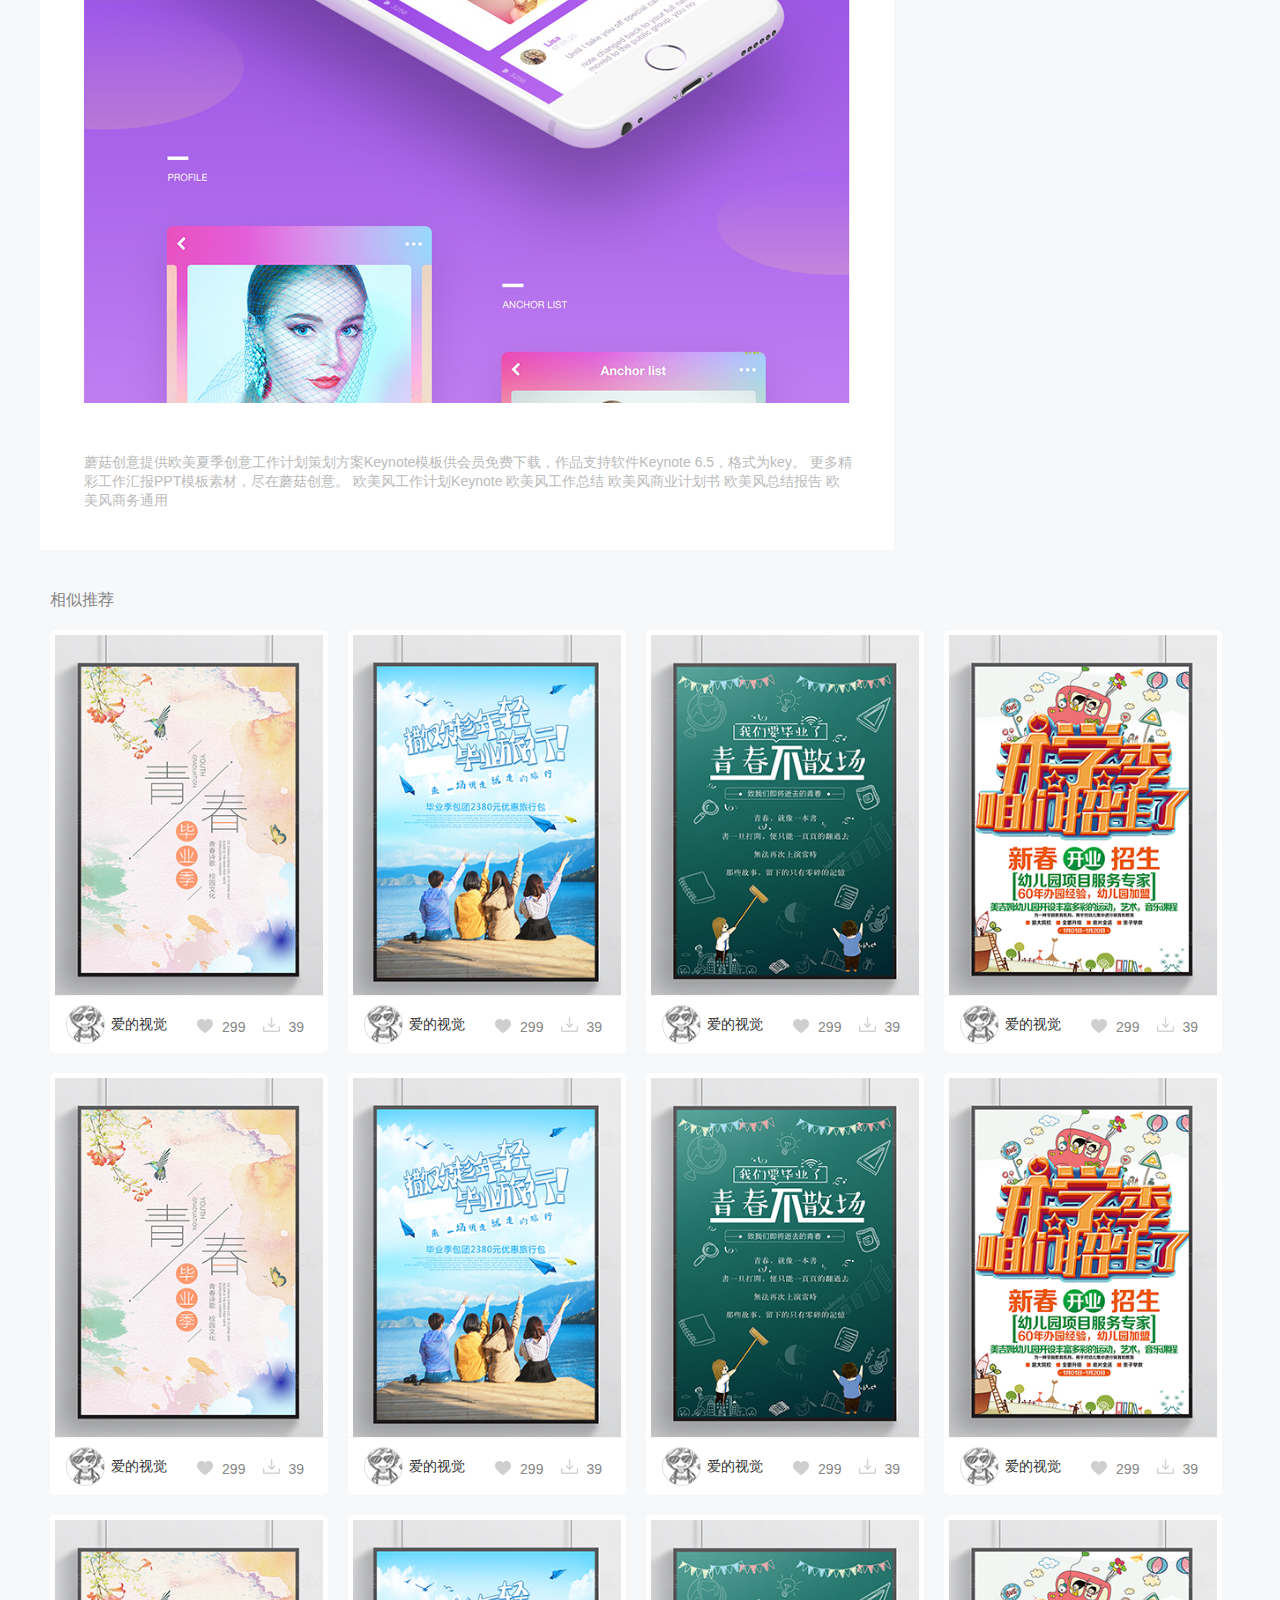
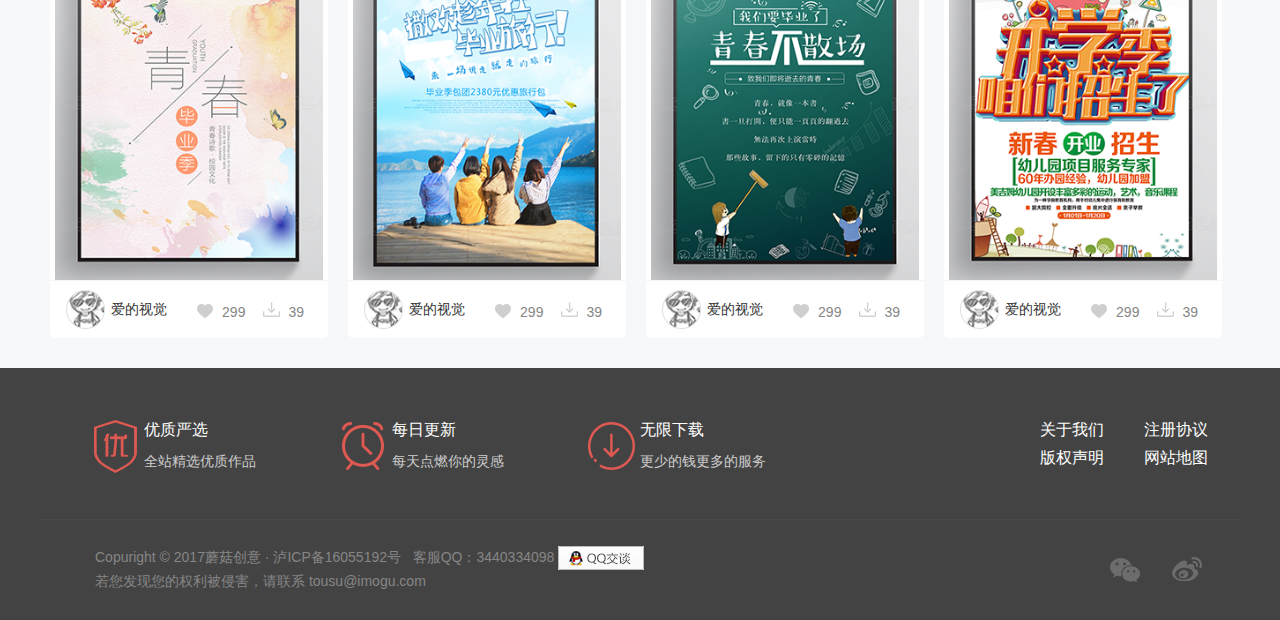
<file: details.html>
<!DOCTYPE html>
<html>
<head lang="en">
    <meta charset="UTF-8">
    <title>详情页</title>
    <link rel="stylesheet" href="css/bootstrap.min.css"/>
    <link rel="stylesheet" href="css/share.css"/>
    <link rel="stylesheet" href="css/windowfix.css"/>
    <link rel="stylesheet" href="css/topnav.css"/>
    <link rel="stylesheet" href="css/foot.css"/>
    <link rel="stylesheet" href="css/masonry.css"/>
    <link rel="stylesheet" href="css/classselect.css"/>
    <link rel="stylesheet" href="css/detail.css"/>
    <link rel="stylesheet" href="css/popup.css"/>
    <link rel="stylesheet" href="css/side.css"/>
</head>
<body>
<div class="topnav_box m1450">
    <div class="topnav clearfix w1450">
        <a href="index.html" class="logo"><img src="./images/logo.png" alt=""></a>
        <div class="nav clearfix">
            <a class="a" href="index.html">首页</a>
            <div class="item clearfix">
                <a class="a" href="classification.html"><span>平面</span></a>
                <div class="inr">
                    <a href="classification.html">海报设计</a>
                    <a href="classification.html">展板展架</a>
                    <a href="classification.html">画册</a>
                    <a href="classification.html">名片</a>
                    <a href="classification.html">宣传单</a>
                    <a href="classification.html">样机</a>
                </div>
            </div>
            <div class="item clearfix">
                <a class="a" href="classification.html"><span>电商</span></a>
                <div class="inr">
                    <a href="classification.html">首页</a>
                    <a href="classification.html">banner</a>
                    <a href="classification.html">主图直通车</a>
                    <a href="classification.html">详情页</a>
                    <a href="classification.html">手机端</a>
                    <a href="classification.html">通用模板</a>
                </div>
            </div>

            <div class="item clearfix">
                <a class="a" href="classification.html"><span>背景</span></a>
                <div class="inr">
                    <a href="classification.html">广告背景</a>
                    <a href="classification.html">banner背景</a>
                    <a href="classification.html">主图直通车背景</a>
                    <a href="classification.html">H5背景</a>
                </div>
            </div>
            <div class="item clearfix">
                <a class="a" href="classification.html"><span>元素</span></a>
                <div class="inr">
                    <a href="classification.html">节日元素</a>
                    <a href="classification.html">漂浮元素</a>
                    <a href="classification.html">艺术字</a>
                    <a href="classification.html">装饰图案</a>
                    <a href="classification.html">效果元素</a>
                    <a href="classification.html">边框纹理</a>
                </div>
            </div>
            <div class="more">
                <ul>
                    <li><a href="classification.html">平面</a></li>
                    <li><a href="classification.html">电商设计</a></li>
                    <li><a href="classification.html">元素</a></li>
                    <li><a href="classification.html">背景</a></li>
                </ul>
            </div>
        </div>
        <form class="clearfix" action="search.html">
            <div class="type">
                <p><span>平面</span><i></i></p>
                <ul>
                    <li>平面</li>
                    <li>淘宝</li>
                    <li>背景</li>
                    <li>元素</li>
                </ul>
            </div>
            <input type="text" placeholder="请输入关键词" />
            <input type="submit" value="" />
        </form>
        <!--<div class="sign_box sign_box1">-->
            <!--<a href="vipIntroduce.html" class="vip"><i></i>VIP特权</a>-->
            <!--<div class="sign">-->
                <!--<a class="img towindow1">登录</a>-->
            <!--</div>-->
        <!--</div>-->
        <div class="sign_box sign_box2">
        <div class="sign">
        <a class="img" href=""><img src="./images/user.png" alt=""></a>
        <div class="user">
        <a class="exit"><i></i>退出</a>
        <div class="up clearfix">
        <a href="myCollection.html" class="img"><img src="./images/user.png" alt=""></a>
        <div class="data">
        <a href="myCollection.html"><span>爱的视觉</span><span>（ID:129960）</span></a>
        <!--<div>-->
        <!--<p><i></i><span>普通会员</span><span>2018/9/6</span></p>-->
        <!--<a href="pay.html">续费VIP特权</a>-->
        <!--</div>-->
        <div>
        <p>升级VIP，享有无限下载</p>
        <a href="vipIntroduce.html">启动VIP特权</a>
        </div>
        </div>
        </div>
        <div class="down clearfix">
        <a href="myCollection.html"><i class="i1"></i><span>我的收藏</span></a>
        <a href="myDownload.html"><i class="i2"></i><span>我的下载</span></a>
        <a href="myVip.html"><i class="i3"></i><span>我的VIP</span></a>
        <a href="myFootprint.html"><i class="i4"></i><span>我的足迹</span></a>
        </div>
        </div>
        </div>
        <a href="" class="news"></a>
        </div>
    </div>
</div>
    <section class="clearfix">
       <div  class="w1450 ">
           <ul class="path clearfix">
               <li><a href="#">UI设计</a></li>
               <li>&nbsp;/&nbsp;</li>
               <li><a href="#">APP</a></li>
               <li>&nbsp;/&nbsp;</li>
               <li><a href="#">Bene APP</a></li>
           </ul>
           <div class="content clearfix">
               <div class="content-left pull-left">
                   <p>欧美夏季创意工作计划策划方案Keynote模板 </p>
                   <img src="images/detail.jpg" alt=""/>
                   <div>
                       蘑菇创意提供欧美夏季创意工作计划策划方案Keynote模板供会员免费下载，作品支持软件Keynote 6.5，格式为key。
                       更多精彩工作汇报PPT模板素材，尽在蘑菇创意。 欧美风工作计划Keynote 欧美风工作总结 欧美风商业计划书 欧美风总结报告
                       欧美风商务通用
                   </div>
               </div>
               <div class="content-right pull-left">
                   <div class="content-right-list1 clearfix">
                       <div class="clearfix">
                           <span class="pull-left towindow3"></span>
                           <a href="download.html" class="pull-left ">免费下载</a>
                       </div>
                       <div >
                            <ul class="clearfix">
                                <li><i class="icon icon1"></i><b>782</b></li>
                                <li><i class="icon icon2"></i><b>39</b></li>
                                <li><i class="icon icon3"></i><b>299</b></li>
                            </ul>
                       </div>
                   </div>
                   <div class="content-right-list2 clearfix">
                       <b></b>
                       <p>
                            由<i>AIDI视觉</i>上传
                       </p>
                       <span>5小时前</span>
                   </div>
                   <div class="content-right-list3">
                       <div>
                           <ul>
                               <li>图片编号：257099</li>
                               <li>文件格式：PSD <span>（建议用PSCC打开）</span></li>
                               <li>颜色模式：RGB</li>
                               <li>分辨率：150DPI</li>
                               <li>尺寸：3543X531</li>
                               <li>模板体积：48.97MB</li>
                           </ul>
                       </div>
                       <div>
                            <div>按 <button>Ctrl</button> + <button>D</button> 收藏蘑菇创意</div>
                            <p>每天都能<a href="download.html">免费下载</a>设计作品</p>
                       </div>
                       <div>
                           <div>
                               <h3>标签</h3>
                               <div>
                                   <a href="search.html">PSD</a>
                                   <a href="search.html">白色爱国</a>
                                   <a href="search.html">AI</a>
                                   <a href="search.html">您的设计品</a>
                                   <a href="search.html">社会核心的价值观</a>
                               </div>
                               <hr/>
                               <p class="clearfix">分享到：<a href="#"></a><a href="#"></a><a href="#"></a><a href="#"></a></p>
                           </div>

                       </div>

                   </div>
                   <div class="content-right-list4">
                       <img src="images/right-banner.png" alt=""/>
                       <span>推广</span>
                   </div>
               </div>
           </div>
           
       </div>

        <div id="recommend">
            <div class="masonry_box">
                <h3 class="w1450">相似推荐</h3>
                <div class="cnt m1450">
                    <div class="item clearfix w1450">
                        <ul class="clearfix">
                            <li>
                                <div class="img">
                                    <a class="link" href="details.html"></a>
                                    <img src="./images/masonry01.png" alt="">
                                    <div class="p p1">
                                        <i class="i"></i>
                                        <p><a  class="towindow3"><i></i>添加收藏</a><a href="download.html"><i></i>立即下载</a></p>
                                    </div>
                                    <div class="p p2">
                                        <i class="i"></i>
                                        <p>Bene社交APP</p>
                                    </div>
                                </div>
                                <p class="btm"><span>爱的视觉</span><span class="span1"><a href="download.html"></a>39</span><span class="span2"><i></i>299</span></p>
                            </li>
                            <li>
                                <div class="img">
                                    <a class="link" href="details.html"></a>
                                    <img src="./images/masonry02.png" alt="">
                                    <div class="p p1">
                                        <i class="i"></i>
                                        <p><a  class="towindow3"><i></i>添加收藏</a><a href="download.html"><i></i>立即下载</a></p>
                                    </div>
                                    <div class="p p2">
                                        <i class="i"></i>
                                        <p>Bene社交APP</p>
                                    </div>
                                </div>
                                <p class="btm"><span>爱的视觉</span><span class="span1"><a href="download.html"></a>39</span><span class="span2"><i></i>299</span></p>
                            </li>
                            <li>
                                <div class="img">
                                    <a class="link" href="details.html"></a>
                                    <img src="./images/masonry03.png" alt="">
                                    <div class="p p1">
                                        <i class="i"></i>
                                        <p><a  class="towindow3"><i></i>添加收藏</a><a href="download.html"><i></i>立即下载</a></p>
                                    </div>
                                    <div class="p p2">
                                        <i class="i"></i>
                                        <p>Bene社交APP</p>
                                    </div>
                                </div>
                                <p class="btm"><span>爱的视觉</span><span class="span1"><a href="download.html"></a>39</span><span class="span2"><i></i>299</span></p>
                            </li>
                            <li>
                                <div class="img">
                                    <a class="link" href="details.html"></a>
                                    <img src="./images/masonry04.png" alt="">
                                    <div class="p p1">
                                        <i class="i"></i>
                                        <p><a  class="towindow3"><i></i>添加收藏</a><a href="download.html"><i></i>立即下载</a></p>
                                    </div>
                                    <div class="p p2">
                                        <i class="i"></i>
                                        <p>Bene社交APP</p>
                                    </div>
                                </div>
                                <p class="btm"><span>爱的视觉</span><span class="span1"><a href="download.html"></a>39</span><span class="span2"><i></i>299</span></p>
                            </li>
                            <li>
                                <div class="img">
                                    <a class="link" href="details.html"></a>
                                    <img src="./images/masonry01.png" alt="">
                                    <div class="p p1">
                                        <i class="i"></i>
                                        <p><a  class="towindow3"><i></i>添加收藏</a><a href="download.html"><i></i>立即下载</a></p>
                                    </div>
                                    <div class="p p2">
                                        <i class="i"></i>
                                        <p>Bene社交APP</p>
                                    </div>
                                </div>
                                <p class="btm"><span>爱的视觉</span><span class="span1"><a href="download.html"></a>39</span><span class="span2"><i></i>299</span></p>
                            </li>
                            <li>
                                <div class="img">
                                    <a class="link" href="details.html"></a>
                                    <img src="./images/masonry02.png" alt="">
                                    <div class="p p1">
                                        <i class="i"></i>
                                        <p><a  class="towindow3"><i></i>添加收藏</a><a href="download.html"><i></i>立即下载</a></p>
                                    </div>
                                    <div class="p p2">
                                        <i class="i"></i>
                                        <p>Bene社交APP</p>
                                    </div>
                                </div>
                                <p class="btm"><span>爱的视觉</span><span class="span1"><a href="download.html"></a>39</span><span class="span2"><i></i>299</span></p>
                            </li>
                            <li>
                                <div class="img">
                                    <a class="link" href="details.html"></a>
                                    <img src="./images/masonry03.png" alt="">
                                    <div class="p p1">
                                        <i class="i"></i>
                                        <p><a  class="towindow3"><i></i>添加收藏</a><a href="download.html"><i></i>立即下载</a></p>
                                    </div>
                                    <div class="p p2">
                                        <i class="i"></i>
                                        <p>Bene社交APP</p>
                                    </div>
                                </div>
                                <p class="btm"><span>爱的视觉</span><span class="span1"><a href="download.html"></a>39</span><span class="span2"><i></i>299</span></p>
                            </li>
                            <li>
                                <div class="img">
                                    <a class="link" href="details.html"></a>
                                    <img src="./images/masonry04.png" alt="">
                                    <div class="p p1">
                                        <i class="i"></i>
                                        <p><a  class="towindow3"><i></i>添加收藏</a><a href="download.html"><i></i>立即下载</a></p>
                                    </div>
                                    <div class="p p2">
                                        <i class="i"></i>
                                        <p>Bene社交APP</p>
                                    </div>
                                </div>
                                <p class="btm"><span>爱的视觉</span><span class="span1"><a href="download.html"></a>39</span><span class="span2"><i></i>299</span></p>
                            </li>
                            <li>
                                <div class="img">
                                    <a class="link" href="details.html"></a>
                                    <img src="./images/masonry01.png" alt="">
                                    <div class="p p1">
                                        <i class="i"></i>
                                        <p><a  class="towindow3"><i></i>添加收藏</a><a href="download.html"><i></i>立即下载</a></p>
                                    </div>
                                    <div class="p p2">
                                        <i class="i"></i>
                                        <p>Bene社交APP</p>
                                    </div>
                                </div>
                                <p class="btm"><span>爱的视觉</span><span class="span1"><a href="download.html"></a>39</span><span class="span2"><i></i>299</span></p>
                            </li>
                            <li>
                                <div class="img">
                                    <a class="link" href="details.html"></a>
                                    <img src="./images/masonry02.png" alt="">
                                    <div class="p p1">
                                        <i class="i"></i>
                                        <p><a  class="towindow3"><i></i>添加收藏</a><a href="download.html"><i></i>立即下载</a></p>
                                    </div>
                                    <div class="p p2">
                                        <i class="i"></i>
                                        <p>Bene社交APP</p>
                                    </div>
                                </div>
                                <p class="btm"><span>爱的视觉</span><span class="span1"><a href="download.html"></a>39</span><span class="span2"><i></i>299</span></p>
                            </li>
                            <li>
                                <div class="img">
                                    <a class="link" href="details.html"></a>
                                    <img src="./images/masonry03.png" alt="">
                                    <div class="p p1">
                                        <i class="i"></i>
                                        <p><a  class="towindow3"><i></i>添加收藏</a><a href="download.html"><i></i>立即下载</a></p>
                                    </div>
                                    <div class="p p2">
                                        <i class="i"></i>
                                        <p>Bene社交APP</p>
                                    </div>
                                </div>
                                <p class="btm"><span>爱的视觉</span><span class="span1"><a href="download.html"></a>39</span><span class="span2"><i></i>299</span></p>
                            </li>
                            <li>
                                <div class="img">
                                    <a class="link" href="details.html"></a>
                                    <img src="./images/masonry04.png" alt="">
                                    <div class="p p1">
                                        <i class="i"></i>
                                        <p><a  class="towindow3"><i></i>添加收藏</a><a href="download.html"><i></i>立即下载</a></p>
                                    </div>
                                    <div class="p p2">
                                        <i class="i"></i>
                                        <p>Bene社交APP</p>
                                    </div>
                                </div>
                                <p class="btm"><span>爱的视觉</span><span class="span1"><a href="download.html"></a>39</span><span class="span2"><i></i>299</span></p>
                            </li>
                        </ul>
                    </div>

                </div>
            </div>
        </div>
    </section>

    <!--<div class="popup collection">-->
        <!--<span>×</span>-->
    <!--</div>-->

<div class="foot_box m1200">
    <div class="foot clearfix w1200">
        <div class="up clearfix">
            <ul>
                <li>
                    <div class="img"><img src="./images/foot01.png" alt=""></div>
                    <div class="txt">
                        <h3>优质严选</h3>
                        <p>全站精选优质作品</p>
                    </div>
                </li>
                <li>
                    <div class="img"><img src="./images/foot02.png" alt=""></div>
                    <div class="txt">
                        <h3>每日更新</h3>
                        <p>每天点燃你的灵感</p>
                    </div>
                </li>
                <li>
                    <div class="img"><img src="./images/foot03.png" alt=""></div>
                    <div class="txt">
                        <h3>无限下载</h3>
                        <p>更少的钱更多的服务</p>
                    </div>
                </li>
            </ul>
            <div class="link">
                <a href="">关于我们</a>
                <a href="">注册协议</a>
                <a href="">版权声明</a>
                <a href="">网站地图</a>
            </div>
        </div>
        <div class="down clearfix">
            <div class="left">
                <p>Copuright&nbsp;&copy;&nbsp;2017蘑菇创意 · 泸ICP备16055192号&nbsp;&nbsp;&nbsp;客服QQ：3440334098 <a
                        href="#"><img src="images/qqlxwm-2.png" alt=""/></a></p>
                <p>若您发现您的权利被侵害，请联系 tousu@imogu.com</p>
            </div>
            <div class="right">

                <a href="">
                    <div>
                        <img src="images/code2.jpg" alt=""/>
                    </div>
                </a>
                <a href=""></a>
            </div>
        </div>
    </div>
</div>
<div class="sidefix">
    <a class="totop" href="javascript:void(0);"></a>
    <a class="qq" href=""></a>
</div>
<div class="windowfix_box">
    <div class="shadow"></div>
    <div class="windowfix windowfix1">
        <div class="title">
            <h3>请登录</h3>
        </div>
        <div class="signin clearfix">
            <a href="">
                <i class="i1"></i>
                <span>QQ登录</span>
            </a>
            <a href="">
                <i class="i2"></i>
                <span>微信登录</span>
            </a>
            <a href="">
                <i class="i3"></i>
                <span>微博登录</span>
            </a>
        </div>
        <p class="agree"><input type="checkbox" checked><span>同意<a href="">《蘑菇创意网协议》</a></span></p>
        <i class="del"></i>
    </div>
    <div class="windowfix windowfix2">
        <h3>蘑菇创意全站资源终身免费下载</h3>
        <p>升级VIP可下载更多内容</p>
        <a href="">加入VIP继续下载</a>
        <i class="del"></i>
    </div>
    <div class="windowfix windowfix3">
        <div class="head">
            <i></i>
            <h3>收藏成功</h3>
            <p>升级VIP可收藏更多内容</p>
        </div>
        <div class="link">
            <a >继续浏览</a>
            <a href="pay.html">升级VIP</a>
        </div>
        <i class="del"></i>
    </div>
    <form class="windowfix windowfix4" action="">
        <p class="title">为了您的账户安全请绑定手机</p>
        <div class="item">
            <label for="">手机号码</label>
            <input type="text">
            <a href="">发送验证码</a>
        </div>
        <div class="item">
            <label for="">验证码</label>
            <input type="text">
        </div>
        <div class="subbox">
            <input type="submit" class="submit" value="立即绑定">
        </div>
        <i class="del"></i>
    </form>
</div>
<script src="js/jquery-1.9.1.min.js"></script>
<script src="js/windowfix.js"></script>
<script src="js/topnav.js"></script>
<script src="js/masonry.min.js"></script>
<script src="js/side.js"></script>


</body>
</html>
</file>
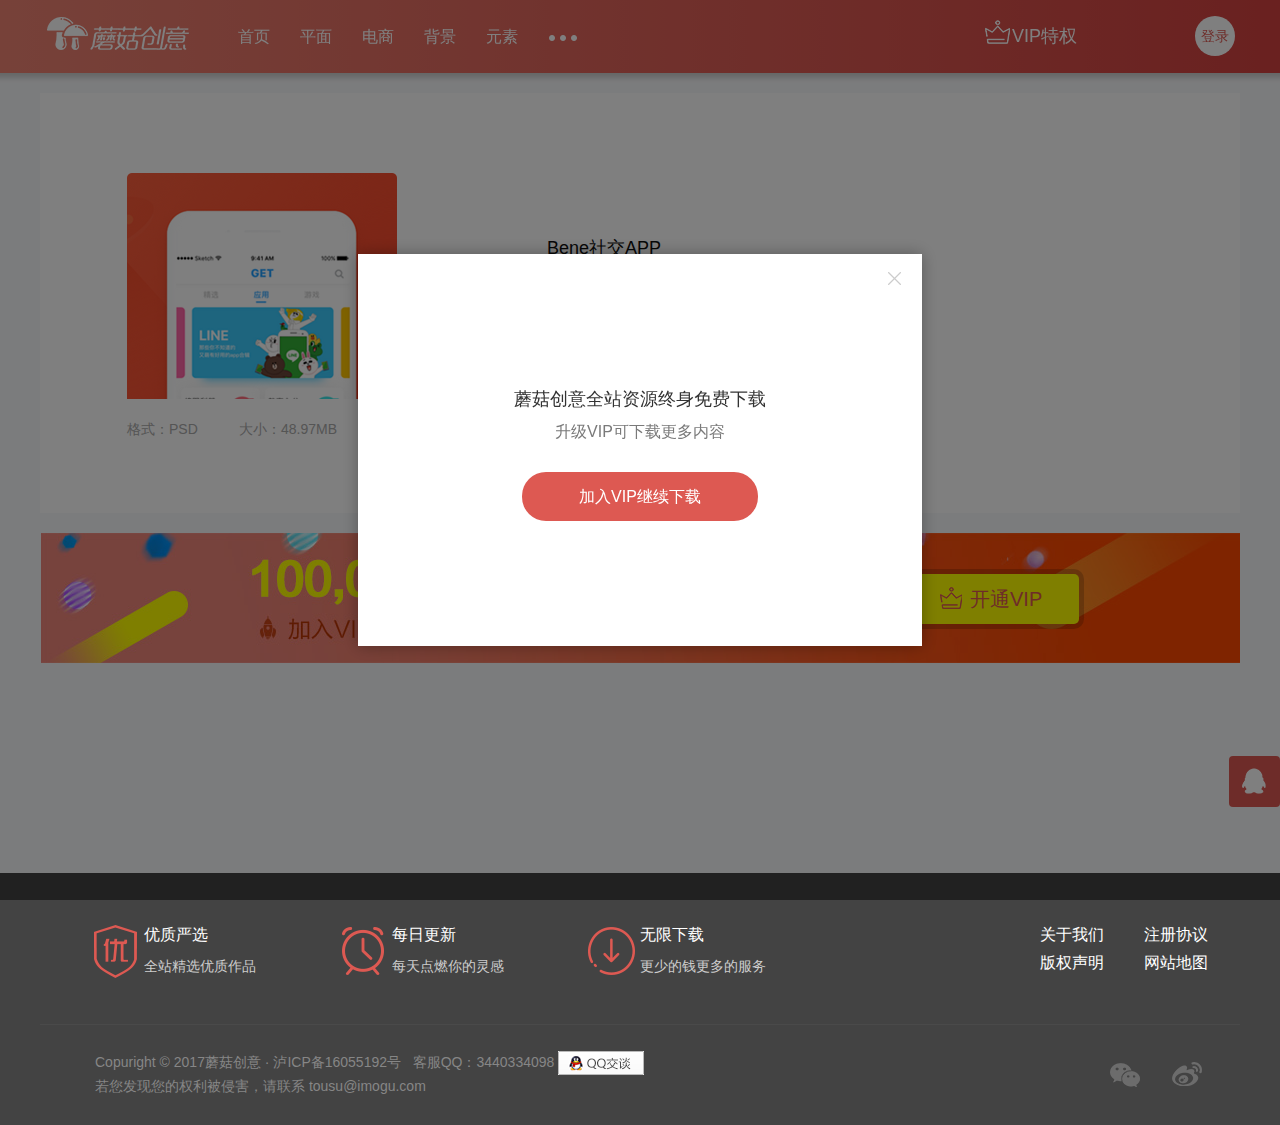
<file: download.html>
<!DOCTYPE html>
<html>
<head lang="en">
    <meta charset="UTF-8">
    <title>下载页</title>
    <link rel="stylesheet" href="css/bootstrap.min.css"/>
    <link rel="stylesheet" href="css/share.css"/>
    <link rel="stylesheet" href="css/windowfix.css"/>
    <link rel="stylesheet" href="css/topnav.css"/>
    <link rel="stylesheet" href="css/foot.css"/>
    <link rel="stylesheet" href="css/download.css"/>
    <link rel="stylesheet" href="css/side.css"/>
</head>
<body>
<div class="topnav_box m1450">
    <div class="topnav clearfix w1450">
        <a href="index.html" class="logo"><img src="./images/logo.png" alt=""></a>
        <div class="nav clearfix">
            <a class="a" href="index.html">首页</a>
            <div class="item clearfix">
                <a class="a" href="classification.html"><span>平面</span></a>
                <div class="inr">
                    <a href="classification.html">海报设计</a>
                    <a href="classification.html">展板展架</a>
                    <a href="classification.html">画册</a>
                    <a href="classification.html">名片</a>
                    <a href="classification.html">宣传单</a>
                    <a href="classification.html">样机</a>
                </div>
            </div>
            <div class="item clearfix">
                <a class="a" href="classification.html"><span>电商</span></a>
                <div class="inr">
                    <a href="classification.html">首页</a>
                    <a href="classification.html">banner</a>
                    <a href="classification.html">主图直通车</a>
                    <a href="classification.html">详情页</a>
                    <a href="classification.html">手机端</a>
                    <a href="classification.html">通用模板</a>
                </div>
            </div>

            <div class="item clearfix">
                <a class="a" href="classification.html"><span>背景</span></a>
                <div class="inr">
                    <a href="classification.html">广告背景</a>
                    <a href="classification.html">banner背景</a>
                    <a href="classification.html">主图直通车背景</a>
                    <a href="classification.html">H5背景</a>
                </div>
            </div>
            <div class="item clearfix">
                <a class="a" href="classification.html"><span>元素</span></a>
                <div class="inr">
                    <a href="classification.html">节日元素</a>
                    <a href="classification.html">漂浮元素</a>
                    <a href="classification.html">艺术字</a>
                    <a href="classification.html">装饰图案</a>
                    <a href="classification.html">效果元素</a>
                    <a href="classification.html">边框纹理</a>
                </div>
            </div>
            <div class="more">
                <ul>
                    <li><a href="classification.html">平面</a></li>
                    <li><a href="classification.html">电商设计</a></li>
                    <li><a href="classification.html">元素</a></li>
                    <li><a href="classification.html">背景</a></li>
                </ul>
            </div>
        </div>
        <form class="clearfix" action="search.html">
            <div class="type">
                <p><span>平面</span><i></i></p>
                <ul>
                    <li>平面</li>
                    <li>淘宝</li>
                    <li>背景</li>
                    <li>元素</li>
                </ul>
            </div>
            <input type="text" placeholder="请输入关键词" />
            <input type="submit" value="" />
        </form>
        <div class="sign_box sign_box1">
            <a href="vipIntroduce.html" class="vip"><i></i>VIP特权</a>
            <div class="sign">
                <a class="img towindow1">登录</a>
            </div>
        </div>
        <!--<div class="sign_box sign_box2">-->
        <!--<div class="sign">-->
        <!--<a class="img" href=""><img src="./images/user.png" alt=""></a>-->
        <!--<div class="user">-->
        <!--<a class="exit"><i></i>退出</a>-->
        <!--<div class="up clearfix">-->
        <!--<a href="myCollection.html" class="img"><img src="./images/user.png" alt=""></a>-->
        <!--<div class="data">-->
        <!--<a href="myCollection.html"><span>爱的视觉</span><span>（ID:129960）</span></a>-->
        <!--&lt;!&ndash;<div>&ndash;&gt;-->
        <!--&lt;!&ndash;<p><i></i><span>普通会员</span><span>2018/9/6</span></p>&ndash;&gt;-->
        <!--&lt;!&ndash;<a href="pay.html">续费VIP特权</a>&ndash;&gt;-->
        <!--&lt;!&ndash;</div>&ndash;&gt;-->
        <!--<div>-->
        <!--<p>升级VIP，享有无限下载</p>-->
        <!--<a href="vipIntroduce.html">启动VIP特权</a>-->
        <!--</div>-->
        <!--</div>-->
        <!--</div>-->
        <!--<div class="down clearfix">-->
        <!--<a href="myCollection.html"><i class="i1"></i><span>我的收藏</span></a>-->
        <!--<a href="myDownload.html"><i class="i2"></i><span>我的下载</span></a>-->
        <!--<a href="myVip.html"><i class="i3"></i><span>我的VIP</span></a>-->
        <!--<a href="myFootprint.html"><i class="i4"></i><span>我的足迹</span></a>-->
        <!--</div>-->
        <!--</div>-->
        <!--</div>-->
        <!--<a href="" class="news"></a>-->
        <!--</div>-->
    </div>
</div>
    <section class="clearfix">
        <div id="downloadContent" class="clearfix">
            <div>
                <img src="images/download1.png" alt=""/>

                <p><span>格式：PSD </span><span>大小：48.97MB</span> </p>
            </div>
            <div>
                <h3>Bene社交APP</h3>
                <ul class="clearfix">
                    <li>编号：<span>D129960</span></li>
                    <li>格式：<span>PSD</span></li>
                    <li>大小：<span>161.83MB</span></li>
                </ul>
                <button class="towindow4">VIP极速下载</button>
            </div>
        </div>
        <div  class="vipBanner">
            <img src="images/download-banner_07.jpg" alt=""/>
            <a href="pay.html">开通VIP</a>
        </div>
    </section>
<div class="foot_box m1200">
    <div class="foot clearfix w1200">
        <div class="up clearfix">
            <ul>
                <li>
                    <div class="img"><img src="./images/foot01.png" alt=""></div>
                    <div class="txt">
                        <h3>优质严选</h3>
                        <p>全站精选优质作品</p>
                    </div>
                </li>
                <li>
                    <div class="img"><img src="./images/foot02.png" alt=""></div>
                    <div class="txt">
                        <h3>每日更新</h3>
                        <p>每天点燃你的灵感</p>
                    </div>
                </li>
                <li>
                    <div class="img"><img src="./images/foot03.png" alt=""></div>
                    <div class="txt">
                        <h3>无限下载</h3>
                        <p>更少的钱更多的服务</p>
                    </div>
                </li>
            </ul>
            <div class="link">
                <a href="">关于我们</a>
                <a href="">注册协议</a>
                <a href="">版权声明</a>
                <a href="">网站地图</a>
            </div>
        </div>
        <div class="down clearfix">
            <div class="left">
                <p>Copuright&nbsp;&copy;&nbsp;2017蘑菇创意 · 泸ICP备16055192号&nbsp;&nbsp;&nbsp;客服QQ：3440334098 <a
                        href="#"><img src="images/qqlxwm-2.png" alt=""/></a></p>
                <p>若您发现您的权利被侵害，请联系 tousu@imogu.com</p>
            </div>
            <div class="right">

                <a href="">
                    <div>
                        <img src="images/code2.jpg" alt=""/>
                    </div>
                </a>
                <a href=""></a>
            </div>
        </div>
    </div>
</div>
<div class="sidefix">
    <a class="totop" href="javascript:void(0);"></a>
    <a class="qq" href=""></a>
</div>
    <div class="windowfix_box">
        <div class="shadow"></div>
        <div class="windowfix windowfix1">
            <div class="title">
                <h3>请登录</h3>
            </div>
            <div class="signin clearfix">
                <a href="">
                    <i class="i1"></i>
                    <span>QQ登录</span>
                </a>
                <a href="">
                    <i class="i2"></i>
                    <span>微信登录</span>
                </a>
                <a href="">
                    <i class="i3"></i>
                    <span>微博登录</span>
                </a>
            </div>
            <p class="agree"><input type="checkbox" checked><span>同意<a href="">《蘑菇创意网协议》</a></span></p>
            <i class="del"></i>
        </div>
        <div class="windowfix windowfix2">
            <h3>蘑菇创意全站资源终身免费下载</h3>
            <p>升级VIP可下载更多内容</p>
            <a href="pay.html">加入VIP继续下载</a>
            <i class="del"></i>
        </div>

        <form class="windowfix windowfix4" action="">
            <p class="title">为了您的账户安全请绑定手机</p>
            <div class="item">
                <label for="">手机号码</label>
                <input type="text">
                <a href="">发送验证码</a>
            </div>
            <div class="item">
                <label for="">验证码</label>
                <input type="text">
            </div>
            <div class="subbox">
                <input type="submit" class="submit" value="立即绑定">
            </div>
            <i class="del"></i>
        </form>
    </div>

<script src="js/jquery-1.9.1.min.js"></script>
<script src="js/windowfix.js"></script>
<script src="js/topnav.js"></script>
<script src="js/download.js"></script>
<script src="js/side.js"></script>
</body>
</html>
</file>
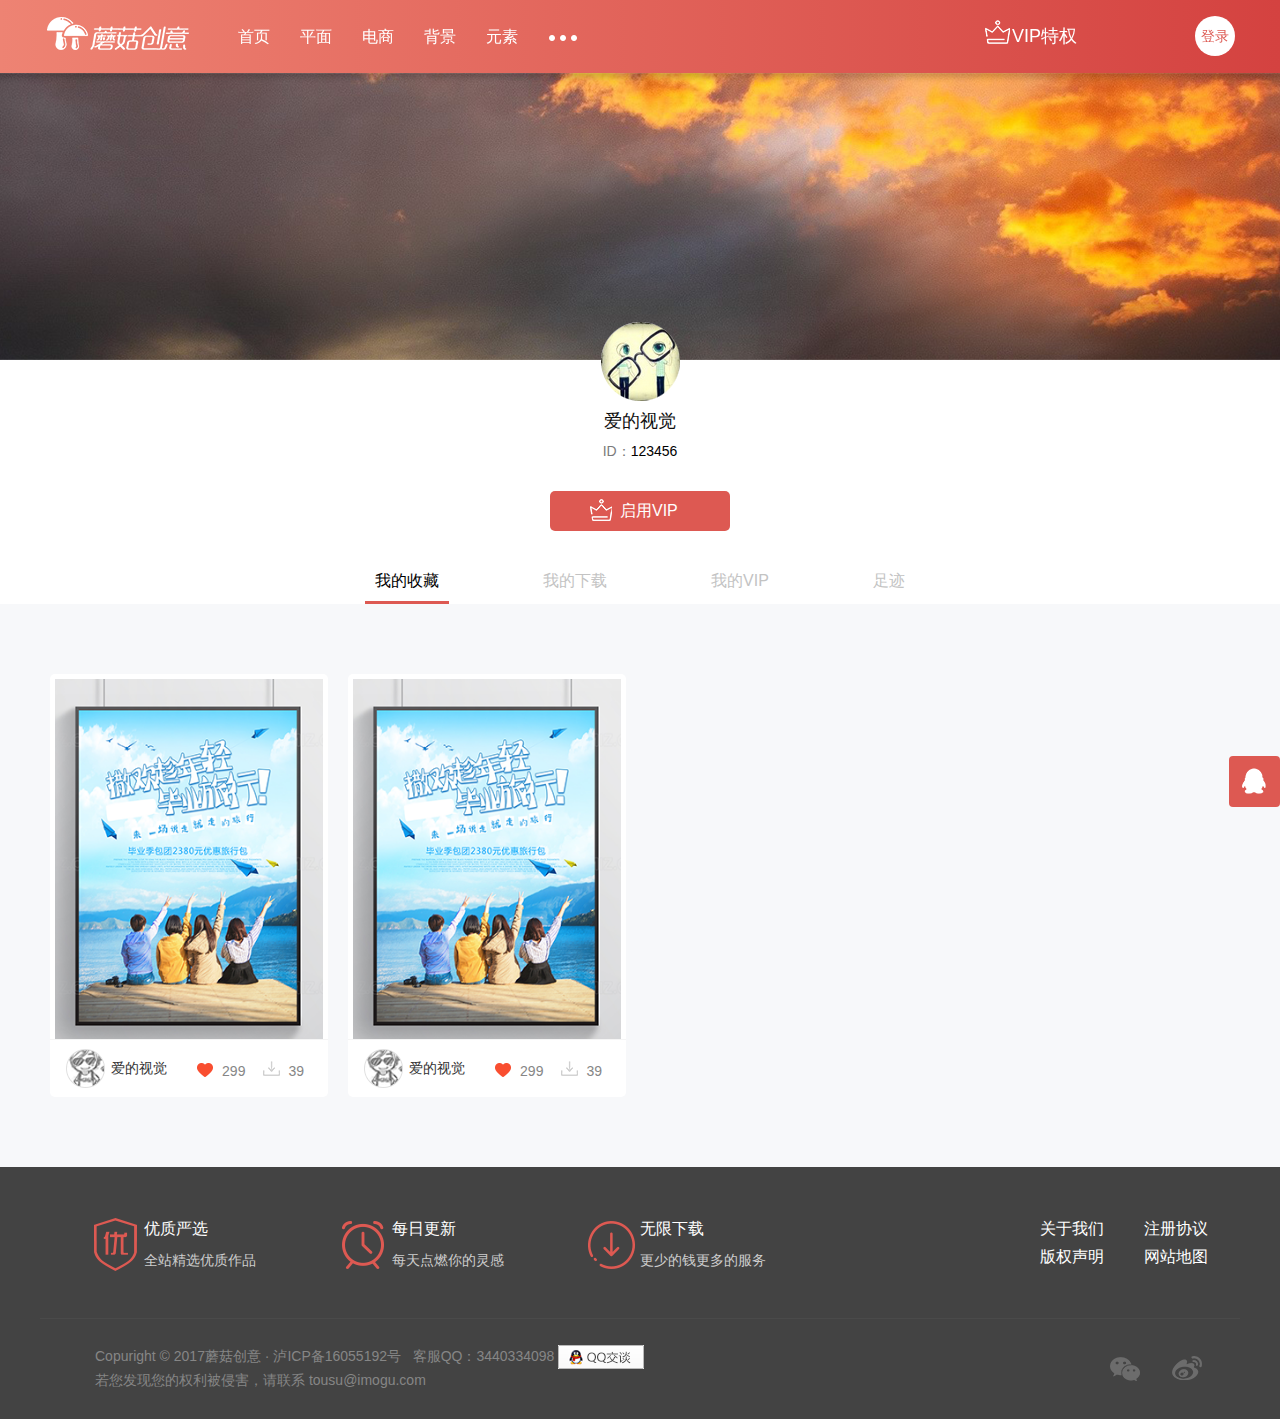
<file: myCollection.html>
<!DOCTYPE html>
<html>
<head lang="en">
    <meta charset="UTF-8">
    <title>我的收藏</title>
    <link rel="stylesheet" href="css/bootstrap.min.css"/>
    <link rel="stylesheet" href="css/share.css"/>
    <link rel="stylesheet" href="css/windowfix.css"/>
    <link rel="stylesheet" href="css/topnav.css"/>
    <link rel="stylesheet" href="css/foot.css"/>
    <link rel="stylesheet" href="css/masonry.css"/>
    <link rel="stylesheet" href="css/classselect.css"/>
    <link rel="stylesheet" href="css/personal.css"/>
    <link rel="stylesheet" href="css/side.css"/>

</head>
<body>
<div class="topnav_box m1450">
    <div class="topnav clearfix w1450">
        <a href="index.html" class="logo"><img src="./images/logo.png" alt=""></a>
        <div class="nav clearfix">
            <a class="a" href="index.html">首页</a>
            <div class="item clearfix">
                <a class="a" href="classification.html"><span>平面</span></a>
                <div class="inr">
                    <a href="classification.html">海报设计</a>
                    <a href="classification.html">展板展架</a>
                    <a href="classification.html">画册</a>
                    <a href="classification.html">名片</a>
                    <a href="classification.html">宣传单</a>
                    <a href="classification.html">样机</a>
                </div>
            </div>
            <div class="item clearfix">
                <a class="a" href="classification.html"><span>电商</span></a>
                <div class="inr">
                    <a href="classification.html">首页</a>
                    <a href="classification.html">banner</a>
                    <a href="classification.html">主图直通车</a>
                    <a href="classification.html">详情页</a>
                    <a href="classification.html">手机端</a>
                    <a href="classification.html">通用模板</a>
                </div>
            </div>

            <div class="item clearfix">
                <a class="a" href="classification.html"><span>背景</span></a>
                <div class="inr">
                    <a href="classification.html">广告背景</a>
                    <a href="classification.html">banner背景</a>
                    <a href="classification.html">主图直通车背景</a>
                    <a href="classification.html">H5背景</a>
                </div>
            </div>
            <div class="item clearfix">
                <a class="a" href="classification.html"><span>元素</span></a>
                <div class="inr">
                    <a href="classification.html">节日元素</a>
                    <a href="classification.html">漂浮元素</a>
                    <a href="classification.html">艺术字</a>
                    <a href="classification.html">装饰图案</a>
                    <a href="classification.html">效果元素</a>
                    <a href="classification.html">边框纹理</a>
                </div>
            </div>
            <div class="more">
                <ul>
                    <li><a href="classification.html">平面</a></li>
                    <li><a href="classification.html">电商设计</a></li>
                    <li><a href="classification.html">元素</a></li>
                    <li><a href="classification.html">背景</a></li>
                </ul>
            </div>
        </div>
        <form class="clearfix" action="search.html">
            <div class="type">
                <p><span>平面</span><i></i></p>
                <ul>
                    <li>平面</li>
                    <li>淘宝</li>
                    <li>背景</li>
                    <li>元素</li>
                </ul>
            </div>
            <input type="text" placeholder="请输入关键词" />
            <input type="submit" value="" />
        </form>
        <div class="sign_box sign_box1">
            <a href="vipIntroduce.html" class="vip"><i></i>VIP特权</a>
            <div class="sign">
                <a class="img towindow1">登录</a>
            </div>
        </div>
        <!--<div class="sign_box sign_box2">-->
        <!--<div class="sign">-->
        <!--<a class="img" href=""><img src="./images/user.png" alt=""></a>-->
        <!--<div class="user">-->
        <!--<a class="exit"><i></i>退出</a>-->
        <!--<div class="up clearfix">-->
        <!--<a href="myCollection.html" class="img"><img src="./images/user.png" alt=""></a>-->
        <!--<div class="data">-->
        <!--<a href="myCollection.html"><span>爱的视觉</span><span>（ID:129960）</span></a>-->
        <!--&lt;!&ndash;<div>&ndash;&gt;-->
        <!--&lt;!&ndash;<p><i></i><span>普通会员</span><span>2018/9/6</span></p>&ndash;&gt;-->
        <!--&lt;!&ndash;<a href="pay.html">续费VIP特权</a>&ndash;&gt;-->
        <!--&lt;!&ndash;</div>&ndash;&gt;-->
        <!--<div>-->
        <!--<p>升级VIP，享有无限下载</p>-->
        <!--<a href="vipIntroduce.html">启动VIP特权</a>-->
        <!--</div>-->
        <!--</div>-->
        <!--</div>-->
        <!--<div class="down clearfix">-->
        <!--<a href="myCollection.html"><i class="i1"></i><span>我的收藏</span></a>-->
        <!--<a href="myDownload.html"><i class="i2"></i><span>我的下载</span></a>-->
        <!--<a href="myVip.html"><i class="i3"></i><span>我的VIP</span></a>-->
        <!--<a href="myFootprint.html"><i class="i4"></i><span>我的足迹</span></a>-->
        <!--</div>-->
        <!--</div>-->
        <!--</div>-->
        <!--<a href="" class="news"></a>-->
        <!--</div>-->
    </div>
</div>
    <section>
        <!--<img src="images/personal-banner.png" class="img-responsive" alt=""/>-->
        <div class="personal-bg"></div>
        <div class="w1450 information">
            <div>
                <img src="images/portrait1.png" alt=""/>
            </div>
            <h4 class="text-center">爱的视觉</h4>
            <p class="text-center">ID：<i>123456</i></p>

            <!--<div class="clearfix"><b></b>超级VIP</div>-->
            <a id="personal" href="vipIntroduce.html" class="clearfix">启用VIP</a>

        </div>
        <div  class="personal-list ">
            <ul  class="clearfix text-center">
                <li class="active"><a href="myDownload.html#personal" >我的收藏</a></li>
                <li><a href="myDownload.html#personal">我的下载</a></li>
                <li><a href="myVip.html#personal">我的VIP</a></li>
                <li><a href="myFootprint.html#personal">足迹</a></li>
            </ul>
            <div class="masonry_box">
                <div class="cnt m1450">
                    <div class="item clearfix w1450">
                        <ul class="clearfix">


                            <li>
                                <div class="img">
                                    <a class="link" href="details.html"></a>
                                    <img src="./images/masonry02.png" alt="">
                                    <div class="p p1">
                                        <i class="i"></i>
                                        <p><a class=""><i class="active"></i>取消收藏</a><a href="download.html"><i></i>立即下载</a></p>
                                    </div>
                                    <div class="p p2">
                                        <i class="i"></i>
                                        <p>Bene社交APP</p>
                                    </div>
                                </div>
                                <p class="btm"><span>爱的视觉</span><span class="span1"><a href="download.html"></a>39</span><span class="span2"><i class="active"></i>299</span></p>
                            </li>
                            <li>
                                <div class="img">
                                    <a class="link" href="details.html"></a>
                                    <img src="./images/masonry02.png" alt="">
                                    <div class="p p1">
                                        <i class="i"></i>
                                        <p><a class=""><i class="active"></i>取消收藏</a><a href="download.html"><i></i>立即下载</a></p>
                                    </div>
                                    <div class="p p2">
                                        <i class="i"></i>
                                        <p>Bene社交APP</p>
                                    </div>
                                </div>
                                <p class="btm"><span>爱的视觉</span><span class="span1"><a href="download.html"></a>39</span><span class="span2"><i class="active"></i>299</span></p>
                            </li>


                        </ul>
                    </div>

                </div>
            </div>

        </div>
    </section>
<div class="foot_box m1200">
    <div class="foot clearfix w1200">
        <div class="up clearfix">
            <ul>
                <li>
                    <div class="img"><img src="./images/foot01.png" alt=""></div>
                    <div class="txt">
                        <h3>优质严选</h3>
                        <p>全站精选优质作品</p>
                    </div>
                </li>
                <li>
                    <div class="img"><img src="./images/foot02.png" alt=""></div>
                    <div class="txt">
                        <h3>每日更新</h3>
                        <p>每天点燃你的灵感</p>
                    </div>
                </li>
                <li>
                    <div class="img"><img src="./images/foot03.png" alt=""></div>
                    <div class="txt">
                        <h3>无限下载</h3>
                        <p>更少的钱更多的服务</p>
                    </div>
                </li>
            </ul>
            <div class="link">
                <a href="">关于我们</a>
                <a href="">注册协议</a>
                <a href="">版权声明</a>
                <a href="">网站地图</a>
            </div>
        </div>
        <div class="down clearfix">
            <div class="left">
                <p>Copuright&nbsp;&copy;&nbsp;2017蘑菇创意 · 泸ICP备16055192号&nbsp;&nbsp;&nbsp;客服QQ：3440334098 <a
                        href="#"><img src="images/qqlxwm-2.png" alt=""/></a></p>
                <p>若您发现您的权利被侵害，请联系 tousu@imogu.com</p>
            </div>
            <div class="right">

                <a href="">
                    <div>
                        <img src="images/code2.jpg" alt=""/>
                    </div>
                </a>
                <a href=""></a>
            </div>
        </div>
    </div>
</div>
<div class="sidefix">
    <a class="totop" href="javascript:void(0);"></a>
    <a class="qq" href=""></a>
</div>
    <div class="windowfix_box">
        <div class="shadow"></div>
        <div class="windowfix windowfix1">
            <div class="title">
                <h3>请登录</h3>
            </div>
            <div class="signin clearfix">
                <a href="">
                    <i class="i1"></i>
                    <span>QQ登录</span>
                </a>
                <a href="">
                    <i class="i2"></i>
                    <span>微信登录</span>
                </a>
                <a href="">
                    <i class="i3"></i>
                    <span>微博登录</span>
                </a>
            </div>
            <p class="agree"><input type="checkbox" checked><span>同意<a href="">《蘑菇创意网协议》</a></span></p>
            <i class="del"></i>
        </div>
        <div class="windowfix windowfix3">
            <div class="head">
                <i></i>
                <h3>收藏成功</h3>
                <p>升级VIP可收藏更多内容</p>
            </div>
            <div class="link">
                <a>继续浏览</a>
                <a href="vipIntroduce.html">升级VIP</a>
            </div>
            <i class="del"></i>
        </div>
    </div>

<script src="js/jquery-1.9.1.min.js"></script>
<script src="js/windowfix.js"></script>
<script src="js/topnav.js"></script>
<script src="js/masonry.min.js"></script>
<script src="js/side.js"> </script>

</body>
</html>
</file>
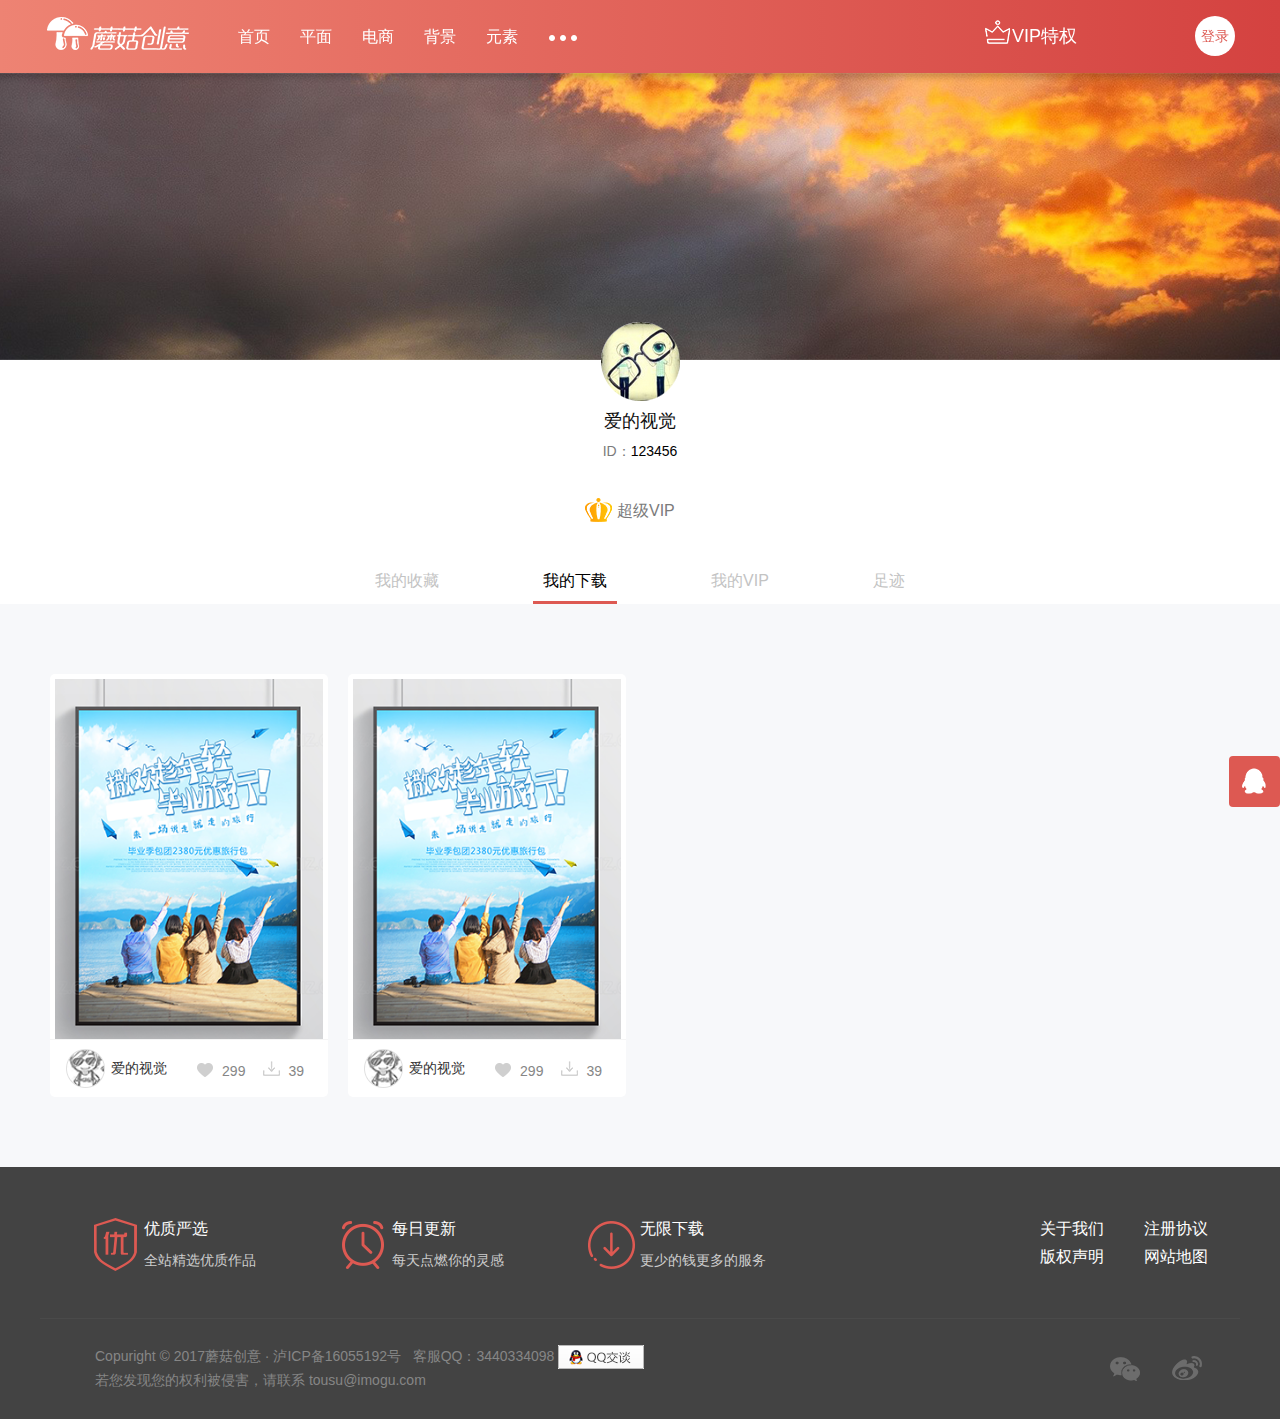
<file: myDownload.html>
<!DOCTYPE html>
<html>
<head lang="en">
    <meta charset="UTF-8">
    <title>我的下载</title>
    <link rel="stylesheet" href="css/bootstrap.min.css"/>
    <link rel="stylesheet" href="css/share.css"/>
    <link rel="stylesheet" href="css/windowfix.css"/>
    <link rel="stylesheet" href="css/topnav.css"/>
    <link rel="stylesheet" href="css/foot.css"/>
    <link rel="stylesheet" href="css/masonry.css"/>
    <link rel="stylesheet" href="css/classselect.css"/>
    <link rel="stylesheet" href="css/personal.css"/>
    <link rel="stylesheet" href="css/side.css"/>

</head>
<body>
<div class="topnav_box m1450">
    <div class="topnav clearfix w1450">
        <a href="index.html" class="logo"><img src="./images/logo.png" alt=""></a>
        <div class="nav clearfix">
            <a class="a" href="index.html">首页</a>
            <div class="item clearfix">
                <a class="a" href="classification.html"><span>平面</span></a>
                <div class="inr">
                    <a href="classification.html">海报设计</a>
                    <a href="classification.html">展板展架</a>
                    <a href="classification.html">画册</a>
                    <a href="classification.html">名片</a>
                    <a href="classification.html">宣传单</a>
                    <a href="classification.html">样机</a>
                </div>
            </div>
            <div class="item clearfix">
                <a class="a" href="classification.html"><span>电商</span></a>
                <div class="inr">
                    <a href="classification.html">首页</a>
                    <a href="classification.html">banner</a>
                    <a href="classification.html">主图直通车</a>
                    <a href="classification.html">详情页</a>
                    <a href="classification.html">手机端</a>
                    <a href="classification.html">通用模板</a>
                </div>
            </div>

            <div class="item clearfix">
                <a class="a" href="classification.html"><span>背景</span></a>
                <div class="inr">
                    <a href="classification.html">广告背景</a>
                    <a href="classification.html">banner背景</a>
                    <a href="classification.html">主图直通车背景</a>
                    <a href="classification.html">H5背景</a>
                </div>
            </div>
            <div class="item clearfix">
                <a class="a" href="classification.html"><span>元素</span></a>
                <div class="inr">
                    <a href="classification.html">节日元素</a>
                    <a href="classification.html">漂浮元素</a>
                    <a href="classification.html">艺术字</a>
                    <a href="classification.html">装饰图案</a>
                    <a href="classification.html">效果元素</a>
                    <a href="classification.html">边框纹理</a>
                </div>
            </div>
            <div class="more">
                <ul>
                    <li><a href="classification.html">平面</a></li>
                    <li><a href="classification.html">电商设计</a></li>
                    <li><a href="classification.html">元素</a></li>
                    <li><a href="classification.html">背景</a></li>
                </ul>
            </div>
        </div>
        <form class="clearfix" action="search.html">
            <div class="type">
                <p><span>平面</span><i></i></p>
                <ul>
                    <li>平面</li>
                    <li>淘宝</li>
                    <li>背景</li>
                    <li>元素</li>
                </ul>
            </div>
            <input type="text" placeholder="请输入关键词" />
            <input type="submit" value="" />
        </form>
        <div class="sign_box sign_box1">
            <a href="vipIntroduce.html" class="vip"><i></i>VIP特权</a>
            <div class="sign">
                <a class="img towindow1">登录</a>
            </div>
        </div>
        <!--<div class="sign_box sign_box2">-->
        <!--<div class="sign">-->
        <!--<a class="img" href=""><img src="./images/user.png" alt=""></a>-->
        <!--<div class="user">-->
        <!--<a class="exit"><i></i>退出</a>-->
        <!--<div class="up clearfix">-->
        <!--<a href="myCollection.html" class="img"><img src="./images/user.png" alt=""></a>-->
        <!--<div class="data">-->
        <!--<a href="myCollection.html"><span>爱的视觉</span><span>（ID:129960）</span></a>-->
        <!--&lt;!&ndash;<div>&ndash;&gt;-->
        <!--&lt;!&ndash;<p><i></i><span>普通会员</span><span>2018/9/6</span></p>&ndash;&gt;-->
        <!--&lt;!&ndash;<a href="pay.html">续费VIP特权</a>&ndash;&gt;-->
        <!--&lt;!&ndash;</div>&ndash;&gt;-->
        <!--<div>-->
        <!--<p>升级VIP，享有无限下载</p>-->
        <!--<a href="vipIntroduce.html">启动VIP特权</a>-->
        <!--</div>-->
        <!--</div>-->
        <!--</div>-->
        <!--<div class="down clearfix">-->
        <!--<a href="myCollection.html"><i class="i1"></i><span>我的收藏</span></a>-->
        <!--<a href="myDownload.html"><i class="i2"></i><span>我的下载</span></a>-->
        <!--<a href="myVip.html"><i class="i3"></i><span>我的VIP</span></a>-->
        <!--<a href="myFootprint.html"><i class="i4"></i><span>我的足迹</span></a>-->
        <!--</div>-->
        <!--</div>-->
        <!--</div>-->
        <!--<a href="" class="news"></a>-->
        <!--</div>-->
    </div>
</div>
    <section>
        <div class="personal-bg"></div>
        <div class="w1450 information">
            <div>
                <img src="images/portrait1.png" alt=""/>
            </div>
            <h4 class="text-center">爱的视觉</h4>
            <p class="text-center">ID：<i>123456</i></p>

            <div id="personal" class="clearfix"><b></b>超级VIP</div>
            <!--<a href="vipIntroduce.html" class="clearfix">启用VIP</a>-->

        </div>
        <div  class="personal-list ">
            <ul  class="clearfix text-center">
                <li><a href="myCollection.html#personal" >我的收藏</a></li>
                <li class="active"><a href="myDownload.html#personal" >我的下载</a></li>
                <li><a href="myVip.html#personal">我的VIP</a></li>
                <li><a href="myFootprint.html#personal">足迹</a></li>
            </ul>
            <div class="masonry_box">
                <div class="cnt m1450">
                    <div class="item clearfix w1450">
                        <ul class="clearfix">
                            <li>
                                <div class="img">
                                    <a class="link" href="details.html"></a>
                                    <img src="./images/masonry02.png" alt="">
                                    <div class="p p1">
                                        <i class="i"></i>
                                        <p><a  class="towindow3"><i></i>添加收藏</a><a href="download.html"><i></i>立即下载</a></p>
                                    </div>
                                    <div class="p p2">
                                        <i class="i"></i>
                                        <p>Bene社交APP</p>
                                    </div>
                                </div>
                                <p class="btm"><span>爱的视觉</span><span class="span1"><a href="download.html"></a>39</span><span class="span2"><i></i>299</span></p>
                            </li>
                            <li>
                                <div class="img">
                                    <a class="link" href="details.html"></a>
                                    <img src="./images/masonry02.png" alt="">
                                    <div class="p p1">
                                        <i class="i"></i>
                                        <p><a  class="towindow3"><i></i>添加收藏</a><a href="download.html"><i></i>立即下载</a></p>
                                    </div>
                                    <div class="p p2">
                                        <i class="i"></i>
                                        <p>Bene社交APP</p>
                                    </div>
                                </div>
                                <p class="btm"><span>爱的视觉</span><span class="span1"><a href="download.html"></a>39</span><span class="span2"><i></i>299</span></p>
                            </li>
                        </ul>
                    </div>

                </div>
            </div>
        </div>
    </section>
<div class="foot_box m1200">
    <div class="foot clearfix w1200">
        <div class="up clearfix">
            <ul>
                <li>
                    <div class="img"><img src="./images/foot01.png" alt=""></div>
                    <div class="txt">
                        <h3>优质严选</h3>
                        <p>全站精选优质作品</p>
                    </div>
                </li>
                <li>
                    <div class="img"><img src="./images/foot02.png" alt=""></div>
                    <div class="txt">
                        <h3>每日更新</h3>
                        <p>每天点燃你的灵感</p>
                    </div>
                </li>
                <li>
                    <div class="img"><img src="./images/foot03.png" alt=""></div>
                    <div class="txt">
                        <h3>无限下载</h3>
                        <p>更少的钱更多的服务</p>
                    </div>
                </li>
            </ul>
            <div class="link">
                <a href="">关于我们</a>
                <a href="">注册协议</a>
                <a href="">版权声明</a>
                <a href="">网站地图</a>
            </div>
        </div>
        <div class="down clearfix">
            <div class="left">
                <p>Copuright&nbsp;&copy;&nbsp;2017蘑菇创意 · 泸ICP备16055192号&nbsp;&nbsp;&nbsp;客服QQ：3440334098 <a
                        href="#"><img src="images/qqlxwm-2.png" alt=""/></a></p>
                <p>若您发现您的权利被侵害，请联系 tousu@imogu.com</p>
            </div>
            <div class="right">

                <a href="">
                    <div>
                        <img src="images/code2.jpg" alt=""/>
                    </div>
                </a>
                <a href=""></a>
            </div>
        </div>
    </div>
</div>
<div class="sidefix">
    <a class="totop" href="javascript:void(0);"></a>
    <a class="qq" href=""></a>
</div>
    <div class="windowfix_box">
        <div class="shadow"></div>
        <div class="windowfix windowfix1">
            <div class="title">
                <h3>请登录</h3>
            </div>
            <div class="signin clearfix">
                <a href="">
                    <i class="i1"></i>
                    <span>QQ登录</span>
                </a>
                <a href="">
                    <i class="i2"></i>
                    <span>微信登录</span>
                </a>
                <a href="">
                    <i class="i3"></i>
                    <span>微博登录</span>
                </a>
            </div>
            <p class="agree"><input type="checkbox" checked><span>同意<a href="">《蘑菇创意网协议》</a></span></p>
            <i class="del"></i>
        </div>
        <div class="windowfix windowfix3">
            <div class="head">
                <i></i>
                <h3>收藏成功</h3>
                <p>升级VIP可收藏更多内容</p>
            </div>
            <div class="link">
                <a>继续浏览</a>
                <a href="vipIntroduce.html">升级VIP</a>
            </div>
            <i class="del"></i>
        </div>
    </div>
<script src="js/jquery-1.9.1.min.js"></script>
<script src="js/windowfix.js"></script>
<script src="js/topnav.js"></script>
<script src="js/masonry.min.js"></script>
<script src="js/side.js"></script>
</body>
</html>
</file>
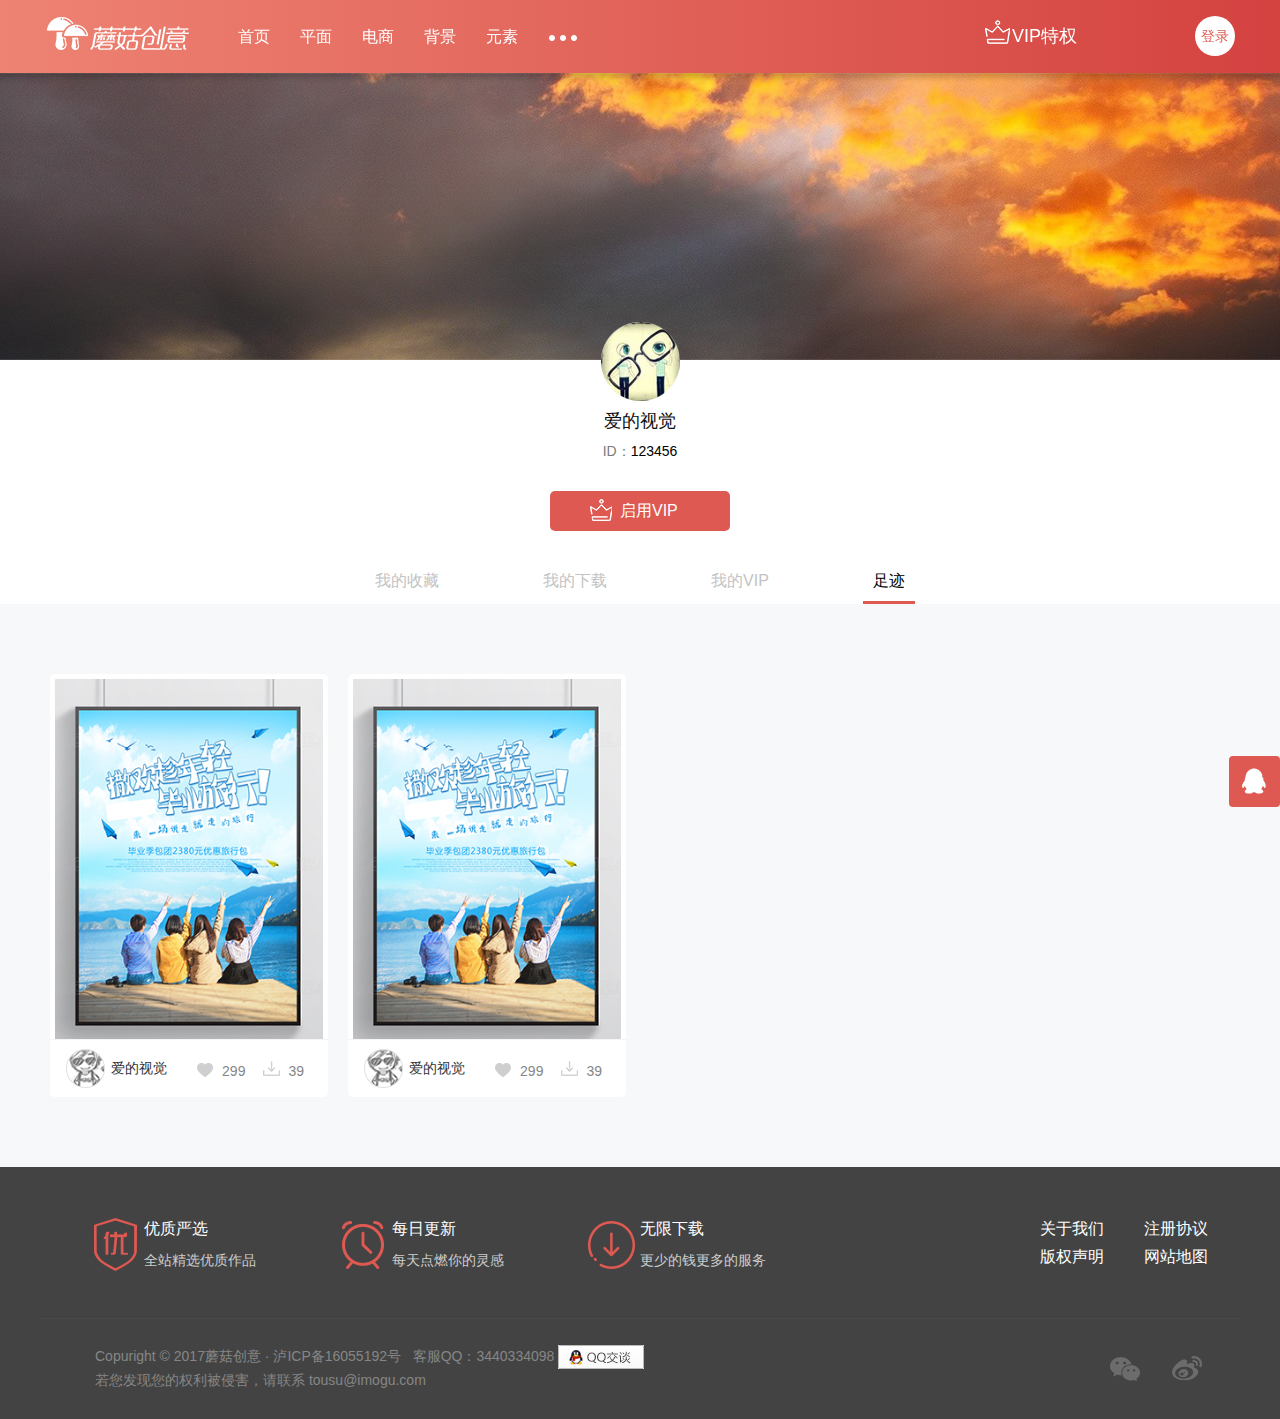
<file: myFootprint.html>
<!DOCTYPE html>
<html>
<head lang="en">
    <meta charset="UTF-8">
    <title>足迹</title>
    <link rel="stylesheet" href="css/bootstrap.min.css"/>
    <link rel="stylesheet" href="css/share.css"/>
    <link rel="stylesheet" href="css/windowfix.css"/>
    <link rel="stylesheet" href="css/topnav.css"/>
    <link rel="stylesheet" href="css/foot.css"/>
    <link rel="stylesheet" href="css/masonry.css"/>
    <link rel="stylesheet" href="css/classselect.css"/>
    <link rel="stylesheet" href="css/personal.css"/>
    <link rel="stylesheet" href="css/side.css"/>

</head>
<body>
<div class="topnav_box m1450">
    <div class="topnav clearfix w1450">
        <a href="index.html" class="logo"><img src="./images/logo.png" alt=""></a>
        <div class="nav clearfix">
            <a class="a" href="index.html">首页</a>
            <div class="item clearfix">
                <a class="a" href="classification.html"><span>平面</span></a>
                <div class="inr">
                    <a href="classification.html">海报设计</a>
                    <a href="classification.html">展板展架</a>
                    <a href="classification.html">画册</a>
                    <a href="classification.html">名片</a>
                    <a href="classification.html">宣传单</a>
                    <a href="classification.html">样机</a>
                </div>
            </div>
            <div class="item clearfix">
                <a class="a" href="classification.html"><span>电商</span></a>
                <div class="inr">
                    <a href="classification.html">首页</a>
                    <a href="classification.html">banner</a>
                    <a href="classification.html">主图直通车</a>
                    <a href="classification.html">详情页</a>
                    <a href="classification.html">手机端</a>
                    <a href="classification.html">通用模板</a>
                </div>
            </div>

            <div class="item clearfix">
                <a class="a" href="classification.html"><span>背景</span></a>
                <div class="inr">
                    <a href="classification.html">广告背景</a>
                    <a href="classification.html">banner背景</a>
                    <a href="classification.html">主图直通车背景</a>
                    <a href="classification.html">H5背景</a>
                </div>
            </div>
            <div class="item clearfix">
                <a class="a" href="classification.html"><span>元素</span></a>
                <div class="inr">
                    <a href="classification.html">节日元素</a>
                    <a href="classification.html">漂浮元素</a>
                    <a href="classification.html">艺术字</a>
                    <a href="classification.html">装饰图案</a>
                    <a href="classification.html">效果元素</a>
                    <a href="classification.html">边框纹理</a>
                </div>
            </div>
            <div class="more">
                <ul>
                    <li><a href="classification.html">平面</a></li>
                    <li><a href="classification.html">电商设计</a></li>
                    <li><a href="classification.html">元素</a></li>
                    <li><a href="classification.html">背景</a></li>
                </ul>
            </div>
        </div>
        <form class="clearfix" action="search.html">
            <div class="type">
                <p><span>平面</span><i></i></p>
                <ul>
                    <li>平面</li>
                    <li>淘宝</li>
                    <li>背景</li>
                    <li>元素</li>
                </ul>
            </div>
            <input type="text" placeholder="请输入关键词" />
            <input type="submit" value="" />
        </form>
        <div class="sign_box sign_box1">
            <a href="vipIntroduce.html" class="vip"><i></i>VIP特权</a>
            <div class="sign">
                <a class="img towindow1">登录</a>
            </div>
        </div>
        <!--<div class="sign_box sign_box2">-->
        <!--<div class="sign">-->
        <!--<a class="img" href=""><img src="./images/user.png" alt=""></a>-->
        <!--<div class="user">-->
        <!--<a class="exit"><i></i>退出</a>-->
        <!--<div class="up clearfix">-->
        <!--<a href="myCollection.html" class="img"><img src="./images/user.png" alt=""></a>-->
        <!--<div class="data">-->
        <!--<a href="myCollection.html"><span>爱的视觉</span><span>（ID:129960）</span></a>-->
        <!--&lt;!&ndash;<div>&ndash;&gt;-->
        <!--&lt;!&ndash;<p><i></i><span>普通会员</span><span>2018/9/6</span></p>&ndash;&gt;-->
        <!--&lt;!&ndash;<a href="pay.html">续费VIP特权</a>&ndash;&gt;-->
        <!--&lt;!&ndash;</div>&ndash;&gt;-->
        <!--<div>-->
        <!--<p>升级VIP，享有无限下载</p>-->
        <!--<a href="vipIntroduce.html">启动VIP特权</a>-->
        <!--</div>-->
        <!--</div>-->
        <!--</div>-->
        <!--<div class="down clearfix">-->
        <!--<a href="myCollection.html"><i class="i1"></i><span>我的收藏</span></a>-->
        <!--<a href="myDownload.html"><i class="i2"></i><span>我的下载</span></a>-->
        <!--<a href="myVip.html"><i class="i3"></i><span>我的VIP</span></a>-->
        <!--<a href="myFootprint.html"><i class="i4"></i><span>我的足迹</span></a>-->
        <!--</div>-->
        <!--</div>-->
        <!--</div>-->
        <!--<a href="" class="news"></a>-->
        <!--</div>-->
    </div>
</div>
    <section>
        <div class="personal-bg"></div>
        <div class="w1450 information">
            <div>
                <img src="images/portrait1.png" alt=""/>
            </div>
            <h4 class="text-center">爱的视觉</h4>
            <p class="text-center">ID：<i>123456</i></p>

            <!--<div class="clearfix"><b></b>超级VIP</div>-->
            <a id="personal" href="vipIntroduce.html" class="clearfix">启用VIP</a>

        </div>
        <div  class="personal-list ">
            <ul   class="clearfix text-center">
                <li><a href="myCollection.html#personal" >我的收藏</a></li>
                <li><a href="myDownload.html#personal">我的下载</a></li>
                <li><a href="myVip.html#personal">我的VIP</a></li>
                <li class="active"><a href="myFootprint.html#personal" >足迹</a></li>
            </ul>
            <div class="masonry_box">
                <div class="cnt m1450">
                    <div class="item clearfix w1450">
                        <ul class="clearfix">
                            <li>
                                <div class="img">
                                    <a class="link" href="details.html"></a>
                                    <img src="./images/masonry02.png" alt="">
                                    <div class="p p1">
                                        <i class="i"></i>
                                        <p><a  class="towindow3"><i></i>添加收藏</a><a href="download.html"><i></i>立即下载</a></p>
                                    </div>
                                    <div class="p p2">
                                        <i class="i"></i>
                                        <p>Bene社交APP</p>
                                    </div>
                                </div>
                                <p class="btm"><span>爱的视觉</span><span class="span1"><a href="download.html"></a>39</span><span class="span2"><i></i>299</span></p>
                            </li>
                            <li>
                                <div class="img">
                                    <a class="link" href="details.html"></a>
                                    <img src="./images/masonry02.png" alt="">
                                    <div class="p p1">
                                        <i class="i"></i>
                                        <p><a  class="towindow3"><i></i>添加收藏</a><a href="download.html"><i></i>立即下载</a></p>
                                    </div>
                                    <div class="p p2">
                                        <i class="i"></i>
                                        <p>Bene社交APP</p>
                                    </div>
                                </div>
                                <p class="btm"><span>爱的视觉</span><span class="span1"><a href="download.html"></a>39</span><span class="span2"><i></i>299</span></p>
                            </li>
                        </ul>
                    </div>

                </div>
            </div>
        </div>
    </section>
<div class="foot_box m1200">
    <div class="foot clearfix w1200">
        <div class="up clearfix">
            <ul>
                <li>
                    <div class="img"><img src="./images/foot01.png" alt=""></div>
                    <div class="txt">
                        <h3>优质严选</h3>
                        <p>全站精选优质作品</p>
                    </div>
                </li>
                <li>
                    <div class="img"><img src="./images/foot02.png" alt=""></div>
                    <div class="txt">
                        <h3>每日更新</h3>
                        <p>每天点燃你的灵感</p>
                    </div>
                </li>
                <li>
                    <div class="img"><img src="./images/foot03.png" alt=""></div>
                    <div class="txt">
                        <h3>无限下载</h3>
                        <p>更少的钱更多的服务</p>
                    </div>
                </li>
            </ul>
            <div class="link">
                <a href="">关于我们</a>
                <a href="">注册协议</a>
                <a href="">版权声明</a>
                <a href="">网站地图</a>
            </div>
        </div>
        <div class="down clearfix">
            <div class="left">
                <p>Copuright&nbsp;&copy;&nbsp;2017蘑菇创意 · 泸ICP备16055192号&nbsp;&nbsp;&nbsp;客服QQ：3440334098 <a
                        href="#"><img src="images/qqlxwm-2.png" alt=""/></a></p>
                <p>若您发现您的权利被侵害，请联系 tousu@imogu.com</p>
            </div>
            <div class="right">

                <a href="">
                    <div>
                        <img src="images/code2.jpg" alt=""/>
                    </div>
                </a>
                <a href=""></a>
            </div>
        </div>
    </div>
</div>

<div class="sidefix">
    <a class="totop" href="javascript:void(0);"></a>
    <a class="qq" href=""></a>
</div>
<div class="windowfix_box">
    <div class="shadow"></div>
    <div class="windowfix windowfix1">
        <div class="title">
            <h3>请登录</h3>
        </div>
        <div class="signin clearfix">
            <a href="">
                <i class="i1"></i>
                <span>QQ登录</span>
            </a>
            <a href="">
                <i class="i2"></i>
                <span>微信登录</span>
            </a>
            <a href="">
                <i class="i3"></i>
                <span>微博登录</span>
            </a>
        </div>
        <p class="agree"><input type="checkbox" checked><span>同意<a href="">《蘑菇创意网协议》</a></span></p>
        <i class="del"></i>
    </div>
    <div class="windowfix windowfix3">
        <div class="head">
            <i></i>
            <h3>收藏成功</h3>
            <p>升级VIP可收藏更多内容</p>
        </div>
        <div class="link">
            <a>继续浏览</a>
            <a href="vipIntroduce.html">升级VIP</a>
        </div>
        <i class="del"></i>
    </div>
</div>

<script src="js/jquery-1.9.1.min.js"></script>
<script src="js/windowfix.js"></script>
<script src="js/topnav.js"></script>
<script src="js/masonry.min.js"></script>
<script src="js/side.js"></script>
</body>
</html>
</file>
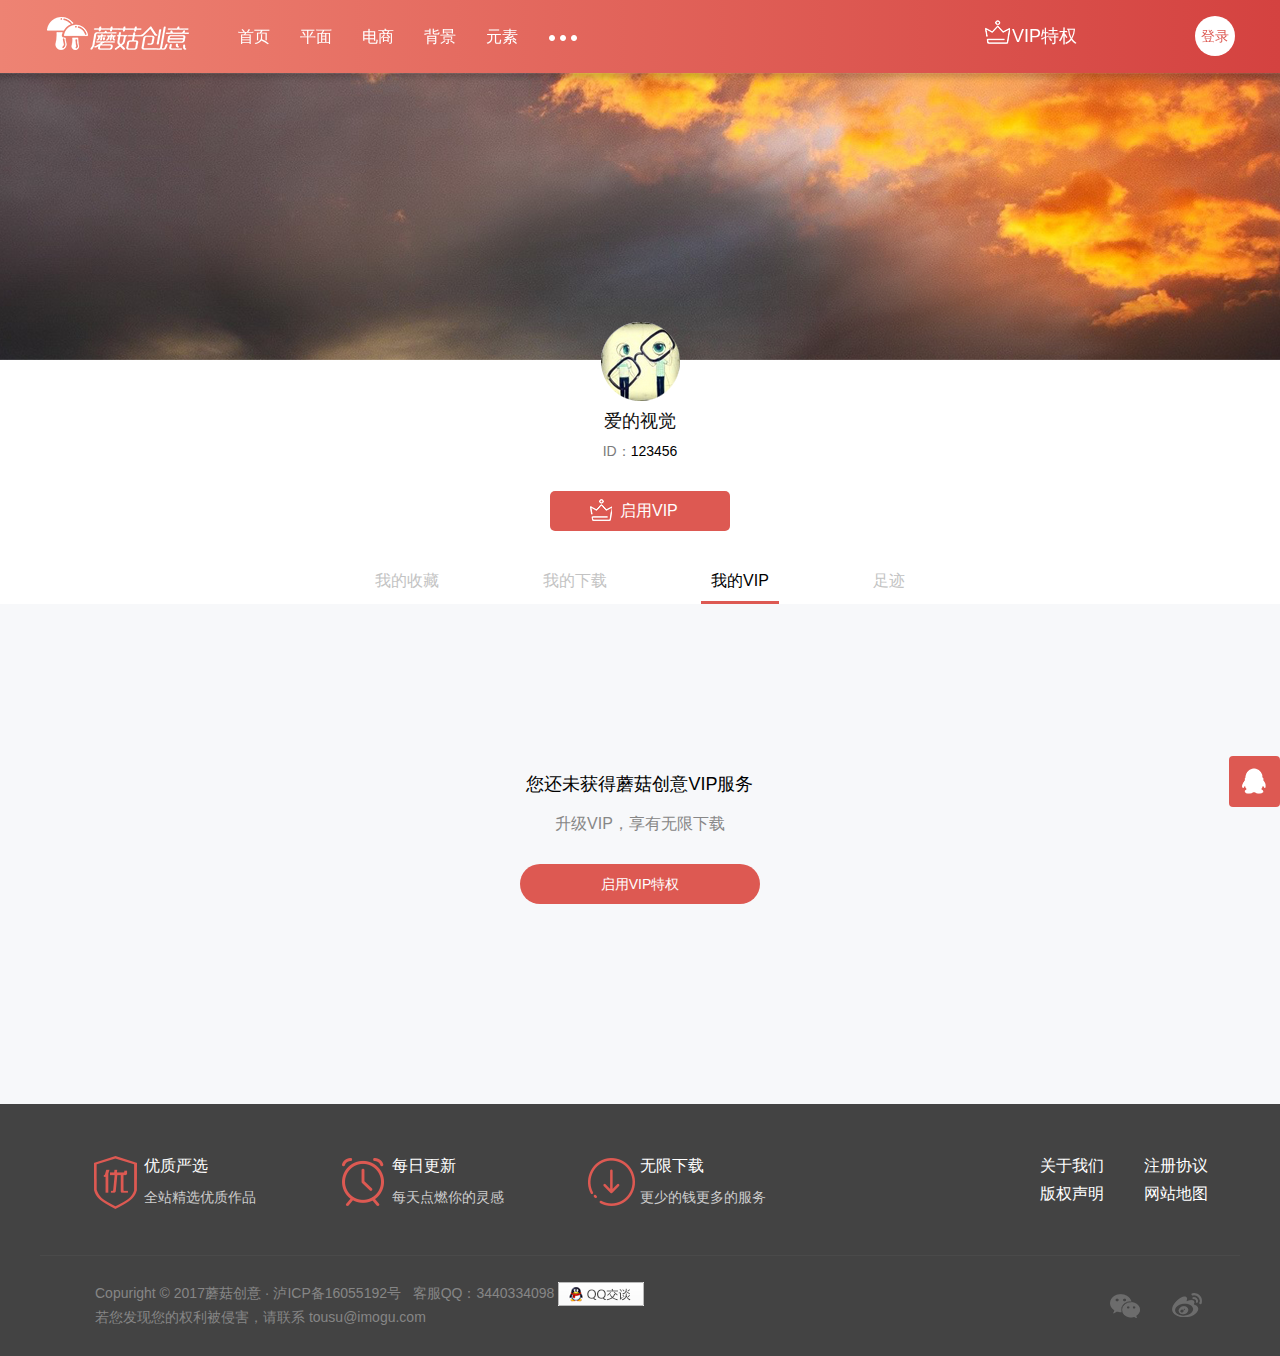
<file: myVip.html>
<!DOCTYPE html>
<html>
<head lang="en">
    <meta charset="UTF-8">
    <title>我的VIP</title>
    <link rel="stylesheet" href="css/bootstrap.min.css"/>
    <link rel="stylesheet" href="css/share.css"/>
    <link rel="stylesheet" href="css/windowfix.css"/>
    <link rel="stylesheet" href="css/topnav.css"/>
    <link rel="stylesheet" href="css/foot.css"/>
    <link rel="stylesheet" href="css/personal.css"/>
    <link rel="stylesheet" href="css/side.css"/>
</head>
<body>
<div class="topnav_box m1450">
    <div class="topnav clearfix w1450">
        <a href="index.html" class="logo"><img src="./images/logo.png" alt=""></a>
        <div class="nav clearfix">
            <a class="a" href="index.html">首页</a>
            <div class="item clearfix">
                <a class="a" href="classification.html"><span>平面</span></a>
                <div class="inr">
                    <a href="classification.html">海报设计</a>
                    <a href="classification.html">展板展架</a>
                    <a href="classification.html">画册</a>
                    <a href="classification.html">名片</a>
                    <a href="classification.html">宣传单</a>
                    <a href="classification.html">样机</a>
                </div>
            </div>
            <div class="item clearfix">
                <a class="a" href="classification.html"><span>电商</span></a>
                <div class="inr">
                    <a href="classification.html">首页</a>
                    <a href="classification.html">banner</a>
                    <a href="classification.html">主图直通车</a>
                    <a href="classification.html">详情页</a>
                    <a href="classification.html">手机端</a>
                    <a href="classification.html">通用模板</a>
                </div>
            </div>

            <div class="item clearfix">
                <a class="a" href="classification.html"><span>背景</span></a>
                <div class="inr">
                    <a href="classification.html">广告背景</a>
                    <a href="classification.html">banner背景</a>
                    <a href="classification.html">主图直通车背景</a>
                    <a href="classification.html">H5背景</a>
                </div>
            </div>
            <div class="item clearfix">
                <a class="a" href="classification.html"><span>元素</span></a>
                <div class="inr">
                    <a href="classification.html">节日元素</a>
                    <a href="classification.html">漂浮元素</a>
                    <a href="classification.html">艺术字</a>
                    <a href="classification.html">装饰图案</a>
                    <a href="classification.html">效果元素</a>
                    <a href="classification.html">边框纹理</a>
                </div>
            </div>
            <div class="more">
                <ul>
                    <li><a href="classification.html">平面</a></li>
                    <li><a href="classification.html">电商设计</a></li>
                    <li><a href="classification.html">元素</a></li>
                    <li><a href="classification.html">背景</a></li>
                </ul>
            </div>
        </div>
        <form class="clearfix" action="search.html">
            <div class="type">
                <p><span>平面</span><i></i></p>
                <ul>
                    <li>平面</li>
                    <li>淘宝</li>
                    <li>背景</li>
                    <li>元素</li>
                </ul>
            </div>
            <input type="text" placeholder="请输入关键词" />
            <input type="submit" value="" />
        </form>
        <div class="sign_box sign_box1">
            <a href="vipIntroduce.html" class="vip"><i></i>VIP特权</a>
            <div class="sign">
                <a class="img towindow1">登录</a>
            </div>
        </div>
        <!--<div class="sign_box sign_box2">-->
        <!--<div class="sign">-->
        <!--<a class="img" href=""><img src="./images/user.png" alt=""></a>-->
        <!--<div class="user">-->
        <!--<a class="exit"><i></i>退出</a>-->
        <!--<div class="up clearfix">-->
        <!--<a href="myCollection.html" class="img"><img src="./images/user.png" alt=""></a>-->
        <!--<div class="data">-->
        <!--<a href="myCollection.html"><span>爱的视觉</span><span>（ID:129960）</span></a>-->
        <!--&lt;!&ndash;<div>&ndash;&gt;-->
        <!--&lt;!&ndash;<p><i></i><span>普通会员</span><span>2018/9/6</span></p>&ndash;&gt;-->
        <!--&lt;!&ndash;<a href="pay.html">续费VIP特权</a>&ndash;&gt;-->
        <!--&lt;!&ndash;</div>&ndash;&gt;-->
        <!--<div>-->
        <!--<p>升级VIP，享有无限下载</p>-->
        <!--<a href="vipIntroduce.html">启动VIP特权</a>-->
        <!--</div>-->
        <!--</div>-->
        <!--</div>-->
        <!--<div class="down clearfix">-->
        <!--<a href="myCollection.html"><i class="i1"></i><span>我的收藏</span></a>-->
        <!--<a href="myDownload.html"><i class="i2"></i><span>我的下载</span></a>-->
        <!--<a href="myVip.html"><i class="i3"></i><span>我的VIP</span></a>-->
        <!--<a href="myFootprint.html"><i class="i4"></i><span>我的足迹</span></a>-->
        <!--</div>-->
        <!--</div>-->
        <!--</div>-->
        <!--<a href="" class="news"></a>-->
        <!--</div>-->
    </div>
</div>
    <section>
        <div class="personal-bg"></div>
        <div class="w1450 information">
            <div>
                <img src="images/portrait1.png" alt=""/>
            </div>
            <h4 class="text-center">爱的视觉</h4>
            <p class="text-center">ID：<i>123456</i></p>

            <!--<div class="clearfix"><b></b>超级VIP</div>-->
            <a id="personal" href="vipIntroduce.html" class="clearfix">启用VIP</a>

        </div>
        <div  class="personal-list ">
            <ul  class="clearfix text-center">
                <li><a href="myCollection.html#personal" >我的收藏</a></li>
                <li><a href="myDownload.html#personal">我的下载</a></li>
                <li class="active"><a href="myVip.html#personal" >我的VIP</a></li>
                <li><a href="myFootprint.html#personal">足迹</a></li>
            </ul>
            <div id="myVip" >
                <!--<div class="is-vip text-center w1450">-->
                    <!--<p><b></b>您的VIP到期时间是：<span>2018 / 9 / 6</span></p>-->
                    <!--<a href="#" class="vip">续费VIP特权</a>-->
                <!--</div>-->
                <div class="no-vip text-center w1450">
                    <h3>您还未获得蘑菇创意VIP服务</h3>
                    <p>升级VIP，享有无限下载</p>
                    <a href="vipIntroduce.html" class="vip">启用VIP特权</a>
                </div>
            </div>
        </div>
    </section>

<div class="foot_box m1200">
    <div class="foot clearfix w1200">
        <div class="up clearfix">
            <ul>
                <li>
                    <div class="img"><img src="./images/foot01.png" alt=""></div>
                    <div class="txt">
                        <h3>优质严选</h3>
                        <p>全站精选优质作品</p>
                    </div>
                </li>
                <li>
                    <div class="img"><img src="./images/foot02.png" alt=""></div>
                    <div class="txt">
                        <h3>每日更新</h3>
                        <p>每天点燃你的灵感</p>
                    </div>
                </li>
                <li>
                    <div class="img"><img src="./images/foot03.png" alt=""></div>
                    <div class="txt">
                        <h3>无限下载</h3>
                        <p>更少的钱更多的服务</p>
                    </div>
                </li>
            </ul>
            <div class="link">
                <a href="">关于我们</a>
                <a href="">注册协议</a>
                <a href="">版权声明</a>
                <a href="">网站地图</a>
            </div>
        </div>
        <div class="down clearfix">
            <div class="left">
                <p>Copuright&nbsp;&copy;&nbsp;2017蘑菇创意 · 泸ICP备16055192号&nbsp;&nbsp;&nbsp;客服QQ：3440334098 <a
                        href="#"><img src="images/qqlxwm-2.png" alt=""/></a></p>
                <p>若您发现您的权利被侵害，请联系 tousu@imogu.com</p>
            </div>
            <div class="right">

                <a href="">
                    <div>
                        <img src="images/code2.jpg" alt=""/>
                    </div>
                </a>
                <a href=""></a>
            </div>
        </div>
    </div>
</div>
<div class="sidefix">
    <a class="totop" href="javascript:void(0);"></a>
    <a class="qq" href=""></a>
</div>
<div class="windowfix_box">
    <div class="shadow"></div>
    <div class="windowfix windowfix1">
        <div class="title">
            <h3>请登录</h3>
        </div>
        <div class="signin clearfix">
            <a href="">
                <i class="i1"></i>
                <span>QQ登录</span>
            </a>
            <a href="">
                <i class="i2"></i>
                <span>微信登录</span>
            </a>
            <a href="">
                <i class="i3"></i>
                <span>微博登录</span>
            </a>
        </div>
        <p class="agree"><input type="checkbox" checked><span>同意<a href="">《蘑菇创意网协议》</a></span></p>
        <i class="del"></i>
    </div>

</div>
<script src="js/jquery-1.9.1.min.js"></script>
<script src="js/topnav.js"></script>
<script src="js/windowfix.js"></script>
<script src="js/side.js"></script>
</body>
</html>
</file>
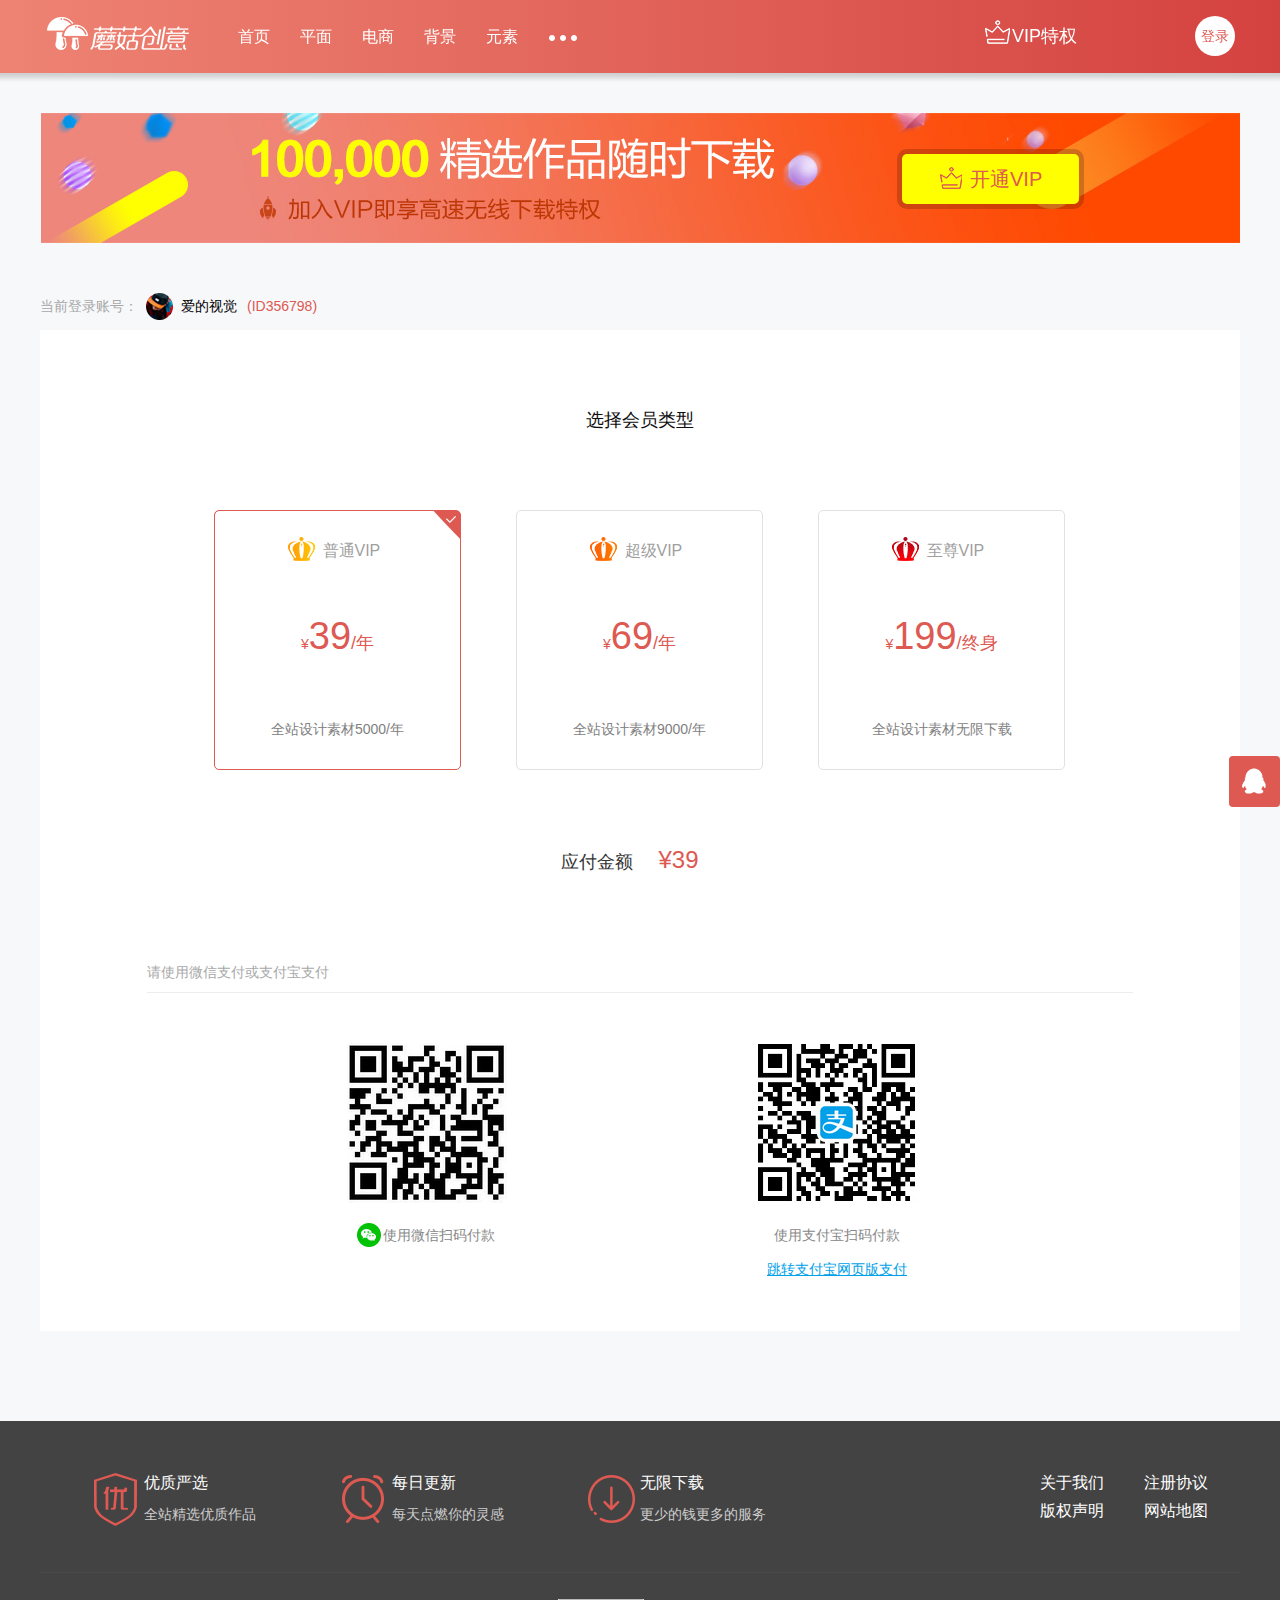
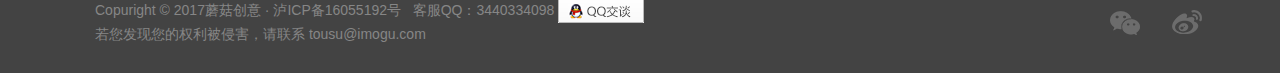
<file: pay.html>
<!DOCTYPE html>
<html>
<head lang="en">
    <meta charset="UTF-8">
    <title>支付页</title>
    <link rel="stylesheet" href="css/bootstrap.min.css"/>
    <link rel="stylesheet" href="css/share.css"/>
    <link rel="stylesheet" href="css/topnav.css"/>
    <link rel="stylesheet" href="css/windowfix.css"/>
    <link rel="stylesheet" href="css/foot.css"/>
    <link rel="stylesheet" href="css/download.css"/>
    <link rel="stylesheet" href="css/pay.css"/>
    <link rel="stylesheet" href="css/side.css"/>
</head>
<body>
<div class="topnav_box m1450">
    <div class="topnav clearfix w1450">
        <a href="index.html" class="logo"><img src="./images/logo.png" alt=""></a>
        <div class="nav clearfix">
            <a class="a" href="index.html">首页</a>
            <div class="item clearfix">
                <a class="a" href="classification.html"><span>平面</span></a>
                <div class="inr">
                    <a href="classification.html">海报设计</a>
                    <a href="classification.html">展板展架</a>
                    <a href="classification.html">画册</a>
                    <a href="classification.html">名片</a>
                    <a href="classification.html">宣传单</a>
                    <a href="classification.html">样机</a>
                </div>
            </div>
            <div class="item clearfix">
                <a class="a" href="classification.html"><span>电商</span></a>
                <div class="inr">
                    <a href="classification.html">首页</a>
                    <a href="classification.html">banner</a>
                    <a href="classification.html">主图直通车</a>
                    <a href="classification.html">详情页</a>
                    <a href="classification.html">手机端</a>
                    <a href="classification.html">通用模板</a>
                </div>
            </div>

            <div class="item clearfix">
                <a class="a" href="classification.html"><span>背景</span></a>
                <div class="inr">
                    <a href="classification.html">广告背景</a>
                    <a href="classification.html">banner背景</a>
                    <a href="classification.html">主图直通车背景</a>
                    <a href="classification.html">H5背景</a>
                </div>
            </div>
            <div class="item clearfix">
                <a class="a" href="classification.html"><span>元素</span></a>
                <div class="inr">
                    <a href="classification.html">节日元素</a>
                    <a href="classification.html">漂浮元素</a>
                    <a href="classification.html">艺术字</a>
                    <a href="classification.html">装饰图案</a>
                    <a href="classification.html">效果元素</a>
                    <a href="classification.html">边框纹理</a>
                </div>
            </div>
            <div class="more">
                <ul>
                    <li><a href="classification.html">平面</a></li>
                    <li><a href="classification.html">电商设计</a></li>
                    <li><a href="classification.html">元素</a></li>
                    <li><a href="classification.html">背景</a></li>
                </ul>
            </div>
        </div>
        <form class="clearfix" action="search.html">
            <div class="type">
                <p><span>平面</span><i></i></p>
                <ul>
                    <li>平面</li>
                    <li>淘宝</li>
                    <li>背景</li>
                    <li>元素</li>
                </ul>
            </div>
            <input type="text" placeholder="请输入关键词" />
            <input type="submit" value="" />
        </form>
        <div class="sign_box sign_box1">
            <a href="vipIntroduce.html" class="vip"><i></i>VIP特权</a>
            <div class="sign">
                <a class="img towindow1">登录</a>
            </div>
        </div>
        <!--<div class="sign_box sign_box2">-->
        <!--<div class="sign">-->
        <!--<a class="img" href=""><img src="./images/user.png" alt=""></a>-->
        <!--<div class="user">-->
        <!--<a class="exit"><i></i>退出</a>-->
        <!--<div class="up clearfix">-->
        <!--<a href="myCollection.html" class="img"><img src="./images/user.png" alt=""></a>-->
        <!--<div class="data">-->
        <!--<a href="myCollection.html"><span>爱的视觉</span><span>（ID:129960）</span></a>-->
        <!--&lt;!&ndash;<div>&ndash;&gt;-->
        <!--&lt;!&ndash;<p><i></i><span>普通会员</span><span>2018/9/6</span></p>&ndash;&gt;-->
        <!--&lt;!&ndash;<a href="pay.html">续费VIP特权</a>&ndash;&gt;-->
        <!--&lt;!&ndash;</div>&ndash;&gt;-->
        <!--<div>-->
        <!--<p>升级VIP，享有无限下载</p>-->
        <!--<a href="vipIntroduce.html">启动VIP特权</a>-->
        <!--</div>-->
        <!--</div>-->
        <!--</div>-->
        <!--<div class="down clearfix">-->
        <!--<a href="myCollection.html"><i class="i1"></i><span>我的收藏</span></a>-->
        <!--<a href="myDownload.html"><i class="i2"></i><span>我的下载</span></a>-->
        <!--<a href="myVip.html"><i class="i3"></i><span>我的VIP</span></a>-->
        <!--<a href="myFootprint.html"><i class="i4"></i><span>我的足迹</span></a>-->
        <!--</div>-->
        <!--</div>-->
        <!--</div>-->
        <!--<a href="" class="news"></a>-->
        <!--</div>-->
    </div>
</div>
    <section class="clearfix">
        <div  class="vipBanner">
            <img src="images/download-banner_07.jpg" alt=""/>
            <a href="pay.html">开通VIP</a>
        </div>
        <div id="pay">
            <p class="clearfix"><u>当前登录账号：</u><b></b> <i>爱的视觉</i> <span>(ID356798)</span></p>
            <div class="clearfix">
                <h3>选择会员类型</h3>
                <ul class="clearfix">
                    <li class="active">
                        <p class="crown-icon1">普通VIP</p>
                        <p>¥<span>39</span><i>/年</i></p>
                        <p>全站设计素材5000/年</p>
                        <span class="triangle-topright"></span>
                    </li>
                    <li>
                        <p class="crown-icon2">超级VIP</p>
                        <p>¥<span>69</span><i>/年</i></p>
                        <p>全站设计素材9000/年</p>
                        <span class="triangle-topright"></span>
                    </li>
                    <li>
                        <p class="crown-icon3">至尊VIP</p>
                        <p>¥<span>199</span><i>/终身</i></p>
                        <p>全站设计素材无限下载</p>

                    </li>
                </ul>
                <h3><i>应付金额</i> <span>¥39</span></h3>
                <div class="clearfix ">
                    <p>请使用微信支付或支付宝支付</p>
                    <div class="text-center">
                        <img src="images/code2.jpg" alt=""/>
                        <span ><b></b>使用微信扫码付款</span>
                    </div>
                    <div class="text-center">
                        <img src="images/code1.jpg" alt=""/>
                        <span >使用支付宝扫码付款</span>
                        <a href="#">跳转支付宝网页版支付</a>
                    </div>
                </div>
            </div>
        </div>
    </section>

<div class="foot_box m1200">
    <div class="foot clearfix w1200">
        <div class="up clearfix">
            <ul>
                <li>
                    <div class="img"><img src="./images/foot01.png" alt=""></div>
                    <div class="txt">
                        <h3>优质严选</h3>
                        <p>全站精选优质作品</p>
                    </div>
                </li>
                <li>
                    <div class="img"><img src="./images/foot02.png" alt=""></div>
                    <div class="txt">
                        <h3>每日更新</h3>
                        <p>每天点燃你的灵感</p>
                    </div>
                </li>
                <li>
                    <div class="img"><img src="./images/foot03.png" alt=""></div>
                    <div class="txt">
                        <h3>无限下载</h3>
                        <p>更少的钱更多的服务</p>
                    </div>
                </li>
            </ul>
            <div class="link">
                <a href="">关于我们</a>
                <a href="">注册协议</a>
                <a href="">版权声明</a>
                <a href="">网站地图</a>
            </div>
        </div>
        <div class="down clearfix">
            <div class="left">
                <p>Copuright&nbsp;&copy;&nbsp;2017蘑菇创意 · 泸ICP备16055192号&nbsp;&nbsp;&nbsp;客服QQ：3440334098 <a
                        href="#"><img src="images/qqlxwm-2.png" alt=""/></a></p>
                <p>若您发现您的权利被侵害，请联系 tousu@imogu.com</p>
            </div>
            <div class="right">

                <a href="">
                    <div>
                        <img src="images/code2.jpg" alt=""/>
                    </div>
                </a>
                <a href=""></a>
            </div>
        </div>
    </div>
</div>

<div class="sidefix">
    <a class="totop" href="javascript:void(0);"></a>
    <a class="qq" href=""></a>
</div>
<div class="windowfix_box">
    <div class="shadow"></div>
    <div class="windowfix windowfix1">
        <div class="title">
            <h3>请登录</h3>
        </div>
        <div class="signin clearfix">
            <a href="">
                <i class="i1"></i>
                <span>QQ登录</span>
            </a>
            <a href="">
                <i class="i2"></i>
                <span>微信登录</span>
            </a>
            <a href="">
                <i class="i3"></i>
                <span>微博登录</span>
            </a>
        </div>
        <p class="agree"><input type="checkbox" checked><span>同意<a href="">《蘑菇创意网协议》</a></span></p>
        <i class="del"></i>
    </div>

</div>
    <script src="js/jquery-1.9.1.min.js"></script>
<script src="js/windowfix.js"></script>
    <script src="js/topnav.js"></script>
    <script src="js/pay.js"></script>
<script src="js/side.js"></script>
</body>
</html>
</file>
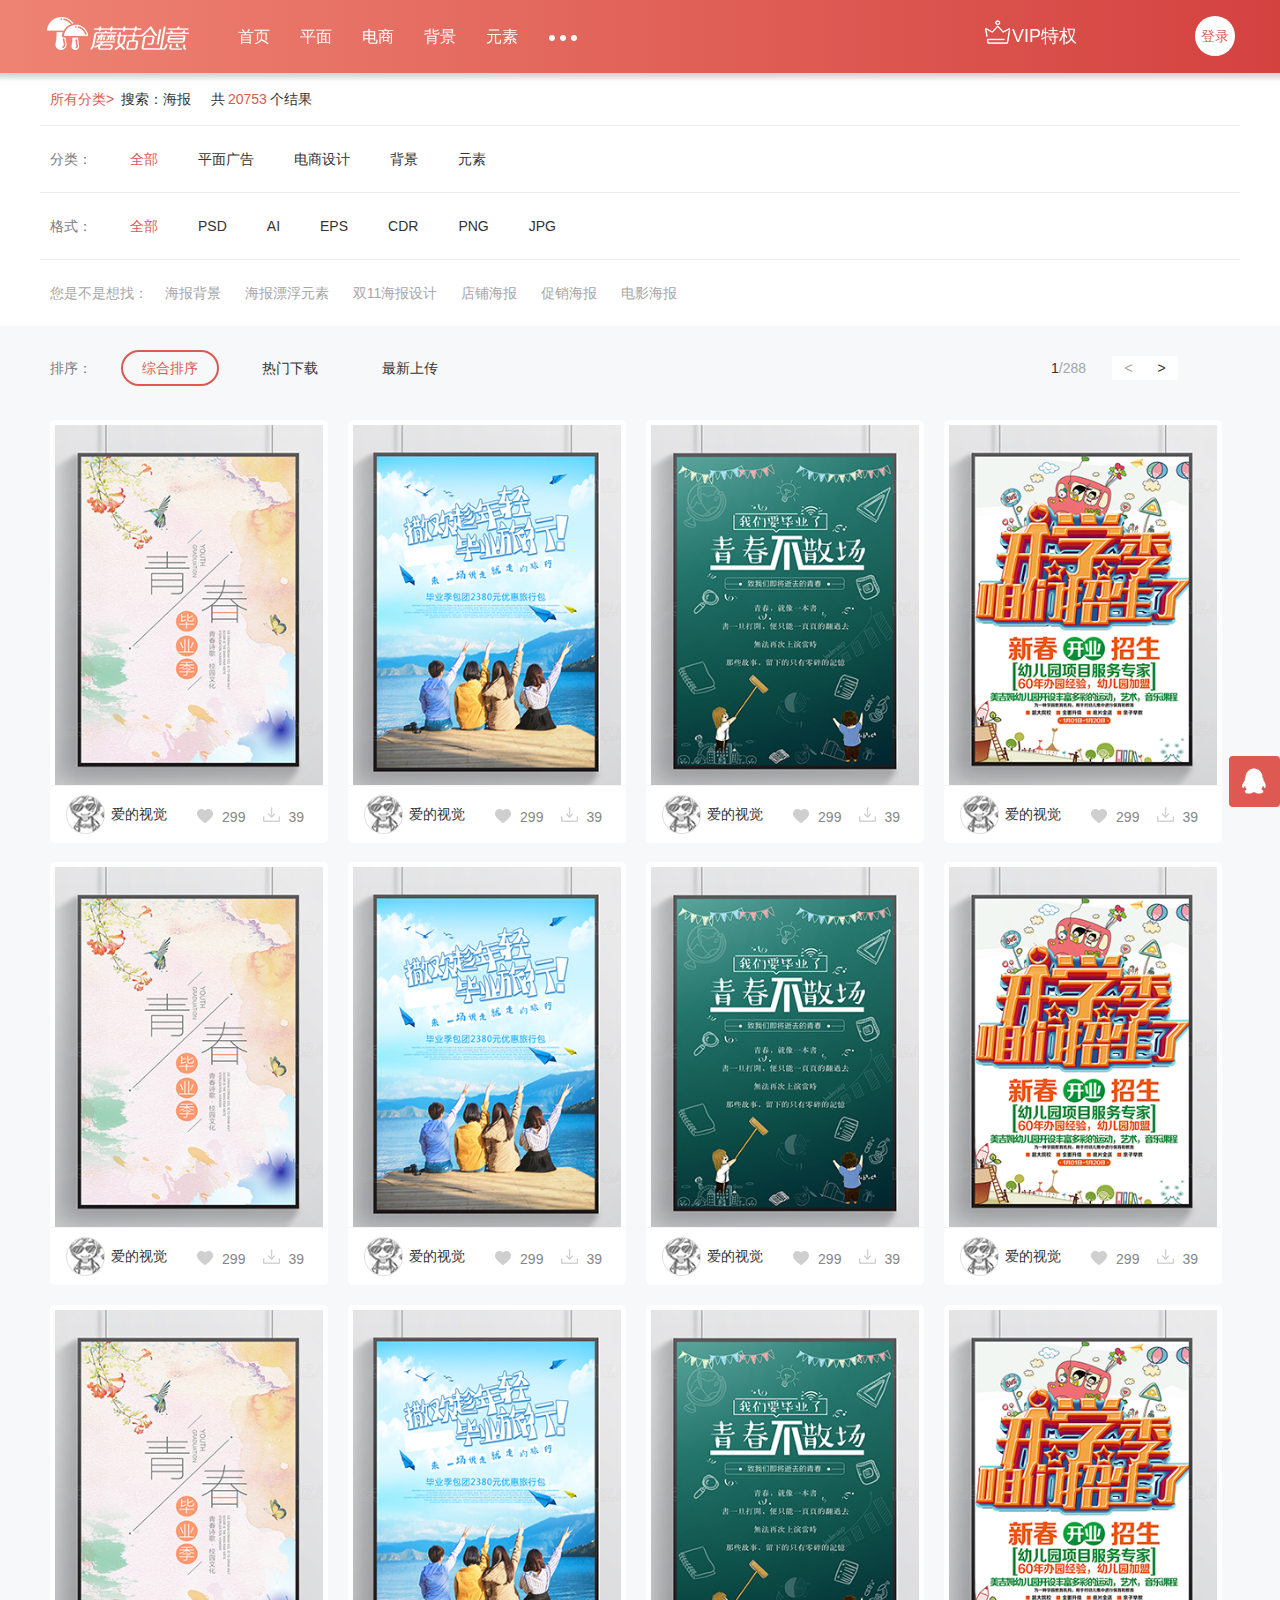
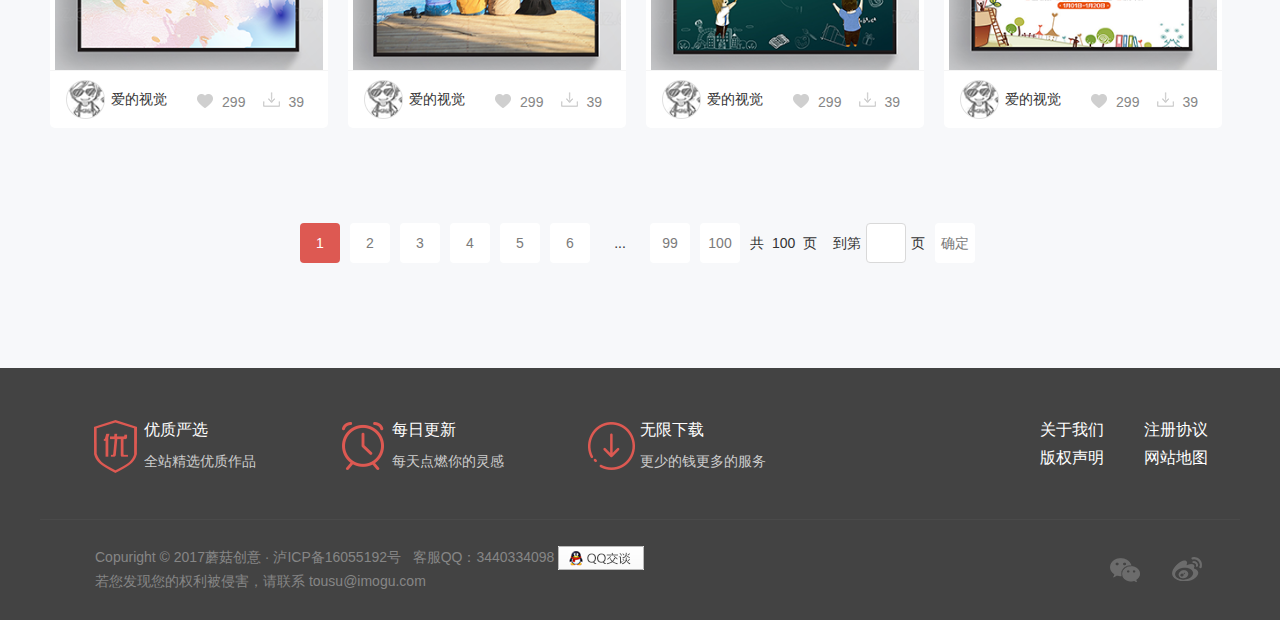
<file: search.html>
<!DOCTYPE html>
<html>
<head>
	<meta http-equiv="Content-Type" content="text/html;charset=utf-8" />
	<meta name="keywords" content="" />
	<meta name="description" content="" />
	<title>蘑菇创意分类</title>
	<link rel="stylesheet" href="css/bootstrap.min.css" />
	<link rel="stylesheet" href="css/share.css" />
	<link rel="stylesheet" href="css/topnav.css" />
	<link rel="stylesheet" href="css/windowfix.css"/>
	<link rel="stylesheet" href="css/classselect.css" />
	<link rel="stylesheet" href="css/masonry.css" />
	<link rel="stylesheet" href="css/foot.css" />
	<link rel="stylesheet" href="css/side.css" />
</head>
<body>
<div class="topnav_box m1450">
	<div class="topnav clearfix w1450">
		<a href="index.html" class="logo"><img src="./images/logo.png" alt=""></a>
		<div class="nav clearfix">
			<a class="a" href="index.html">首页</a>
			<div class="item clearfix">
				<a class="a" href="classification.html"><span>平面</span></a>
				<div class="inr">
					<a href="classification.html">海报设计</a>
					<a href="classification.html">展板展架</a>
					<a href="classification.html">画册</a>
					<a href="classification.html">名片</a>
					<a href="classification.html">宣传单</a>
					<a href="classification.html">样机</a>
				</div>
			</div>
			<div class="item clearfix">
				<a class="a" href="classification.html"><span>电商</span></a>
				<div class="inr">
					<a href="classification.html">首页</a>
					<a href="classification.html">banner</a>
					<a href="classification.html">主图直通车</a>
					<a href="classification.html">详情页</a>
					<a href="classification.html">手机端</a>
					<a href="classification.html">通用模板</a>
				</div>
			</div>

			<div class="item clearfix">
				<a class="a" href="classification.html"><span>背景</span></a>
				<div class="inr">
					<a href="classification.html">广告背景</a>
					<a href="classification.html">banner背景</a>
					<a href="classification.html">主图直通车背景</a>
					<a href="classification.html">H5背景</a>
				</div>
			</div>
			<div class="item clearfix">
				<a class="a" href="classification.html"><span>元素</span></a>
				<div class="inr">
					<a href="classification.html">节日元素</a>
					<a href="classification.html">漂浮元素</a>
					<a href="classification.html">艺术字</a>
					<a href="classification.html">装饰图案</a>
					<a href="classification.html">效果元素</a>
					<a href="classification.html">边框纹理</a>
				</div>
			</div>
			<div class="more">
				<ul>
					<li><a href="classification.html">平面</a></li>
					<li><a href="classification.html">电商设计</a></li>
					<li><a href="classification.html">元素</a></li>
					<li><a href="classification.html">背景</a></li>
				</ul>
			</div>
		</div>
		<form class="clearfix" action="search.html">
			<div class="type">
				<p><span>平面</span><i></i></p>
				<ul>
					<li>平面</li>
					<li>淘宝</li>
					<li>背景</li>
					<li>元素</li>
				</ul>
			</div>
			<input type="text" placeholder="请输入关键词" />
			<input type="submit" value="" />
		</form>
		<div class="sign_box sign_box1">
			<a href="vipIntroduce.html" class="vip"><i></i>VIP特权</a>
			<div class="sign">
				<a class="img towindow1">登录</a>
			</div>
		</div>
		<!--<div class="sign_box sign_box2">-->
		<!--<div class="sign">-->
		<!--<a class="img" href=""><img src="./images/user.png" alt=""></a>-->
		<!--<div class="user">-->
		<!--<a class="exit"><i></i>退出</a>-->
		<!--<div class="up clearfix">-->
		<!--<a href="myCollection.html" class="img"><img src="./images/user.png" alt=""></a>-->
		<!--<div class="data">-->
		<!--<a href="myCollection.html"><span>爱的视觉</span><span>（ID:129960）</span></a>-->
		<!--&lt;!&ndash;<div>&ndash;&gt;-->
		<!--&lt;!&ndash;<p><i></i><span>普通会员</span><span>2018/9/6</span></p>&ndash;&gt;-->
		<!--&lt;!&ndash;<a href="pay.html">续费VIP特权</a>&ndash;&gt;-->
		<!--&lt;!&ndash;</div>&ndash;&gt;-->
		<!--<div>-->
		<!--<p>升级VIP，享有无限下载</p>-->
		<!--<a href="vipIntroduce.html">启动VIP特权</a>-->
		<!--</div>-->
		<!--</div>-->
		<!--</div>-->
		<!--<div class="down clearfix">-->
		<!--<a href="myCollection.html"><i class="i1"></i><span>我的收藏</span></a>-->
		<!--<a href="myDownload.html"><i class="i2"></i><span>我的下载</span></a>-->
		<!--<a href="myVip.html"><i class="i3"></i><span>我的VIP</span></a>-->
		<!--<a href="myFootprint.html"><i class="i4"></i><span>我的足迹</span></a>-->
		<!--</div>-->
		<!--</div>-->
		<!--</div>-->
		<!--<a href="" class="news"></a>-->
		<!--</div>-->
	</div>
</div>
	<div class="select_box clearfix w1450">
		<div class="select clearfix">
			<p class="result">
				<a href="index.html">所有分类&gt;</a>
				<span>搜索：海报</span>
				<span>共<strong>20753</strong>个结果</span>
			</p>
			<div class="list list1">
				<span class="title">分类：</span>
				<ul>
					<li class="active"><a href="">全部</a></li>
					<li><a href="">平面广告</a></li>
					<li><a href="">电商设计</a></li>
					<li><a href="">背景</a></li>
					<li><a href="">元素</a></li>
				</ul>
			</div>
			<div class="list list2">
				<span class="title">格式：</span>
				<ul>
					<li class="active"><a href="">全部</a></li>
					<li><a href="">PSD</a></li>
					<li><a href="">AI</a></li>
					<li><a href="">EPS</a></li>
					<li><a href="">CDR</a></li>
					<li><a href="">PNG</a></li>
					<li><a href="">JPG</a></li>
				</ul>
			</div>
			<p class="tip">
				<span class="title">您是不是想找：</span>
				<a href="">海报背景</a>
				<a href="">海报漂浮元素</a>
				<a href="">双11海报设计</a>
				<a href="">店铺海报</a>
				<a href="">促销海报</a>
				<a href="">电影海报</a>
			</p>
		</div>
	</div>
	<div class="sort_box m1450">
		<div class="sort clearfix w1450">
			<span class="title">排序：</span>
			<ul>
				<li class="active"><a >综合排序</a></li>
				<li><a >热门下载</a></li>
				<li><a >最新上传</a></li>
			</ul>
			<p>
				<span><i>1</i>/<i>288</i></span>
				<a href="" class="prev default">&lt;</a>
				<a href="" class="next">&gt;</a>
			</p>
		</div>
	</div>
	<div class="masonry_box">
		<div class="cnt m1450">
			<div class="item clearfix w1450">
				<ul class="clearfix">
					<li>
						<div class="img">
							<a class="link" href="details.html"></a>
							<img src="./images/masonry01.png" alt="">
							<div class="p p1">
								<i class="i"></i>
								<p><a  class="towindow3"><i></i>添加收藏</a><a href="download.html"><i></i>立即下载</a></p>
							</div>
							<div class="p p2">
								<i class="i"></i>
								<p>Bene社交APP</p>
							</div>
						</div>
						<p class="btm"><span>爱的视觉</span><span class="span1"><a href="download.html"></a>39</span><span class="span2"><i></i>299</span></p>
					</li>
					<li>
						<div class="img">
							<a class="link" href="details.html"></a>
							<img src="./images/masonry02.png" alt="">
							<div class="p p1">
								<i class="i"></i>
								<p><a  class="towindow3"><i></i>添加收藏</a><a href="download.html"><i></i>立即下载</a></p>
							</div>
							<div class="p p2">
								<i class="i"></i>
								<p>Bene社交APP</p>
							</div>
						</div>
						<p class="btm"><span>爱的视觉</span><span class="span1"><a href="download.html"></a>39</span><span class="span2"><i></i>299</span></p>
					</li>
					<li>
						<div class="img">
							<a class="link" href="details.html"></a>
							<img src="./images/masonry03.png" alt="">
							<div class="p p1">
								<i class="i"></i>
								<p><a  class="towindow3"><i></i>添加收藏</a><a href="download.html"><i></i>立即下载</a></p>
							</div>
							<div class="p p2">
								<i class="i"></i>
								<p>Bene社交APP</p>
							</div>
						</div>
						<p class="btm"><span>爱的视觉</span><span class="span1"><a href="download.html"></a>39</span><span class="span2"><i></i>299</span></p>
					</li>
					<li>
						<div class="img">
							<a class="link" href="details.html"></a>
							<img src="./images/masonry04.png" alt="">
							<div class="p p1">
								<i class="i"></i>
								<p><a  class="towindow3"><i></i>添加收藏</a><a href="download.html"><i></i>立即下载</a></p>

							</div>
							<div class="p p2">
								<i class="i"></i>
								<p>Bene社交APP</p>
							</div>
						</div>
						<p class="btm"><span>爱的视觉</span><span class="span1"><a href="download.html"></a>39</span><span class="span2"><i></i>299</span></p>
					</li>
					<li>
						<div class="img">
							<a class="link" href="details.html"></a>
							<img src="./images/masonry01.png" alt="">
							<div class="p p1">
								<i class="i"></i>
								<p><a  class="towindow3"><i></i>添加收藏</a><a href="download.html"><i></i>立即下载</a></p>

							</div>
							<div class="p p2">
								<i class="i"></i>
								<p>Bene社交APP</p>
							</div>
						</div>
						<p class="btm"><span>爱的视觉</span><span class="span1"><a href="download.html"></a>39</span><span class="span2"><i></i>299</span></p>
					</li>
					<li>
						<div class="img">
							<a class="link" href="details.html"></a>
							<img src="./images/masonry02.png" alt="">
							<div class="p p1">
								<i class="i"></i>
								<p><a  class="towindow3"><i></i>添加收藏</a><a href="download.html"><i></i>立即下载</a></p>

							</div>
							<div class="p p2">
								<i class="i"></i>
								<p>Bene社交APP</p>
							</div>
						</div>
						<p class="btm"><span>爱的视觉</span><span class="span1"><a href="download.html"></a>39</span><span class="span2"><i></i>299</span></p>
					</li>
					<li>
						<div class="img">
							<a class="link" href="details.html"></a>
							<img src="./images/masonry03.png" alt="">
							<div class="p p1">
								<i class="i"></i>
								<p><a  class="towindow3"><i></i>添加收藏</a><a href="download.html"><i></i>立即下载</a></p>

							</div>
							<div class="p p2">
								<i class="i"></i>
								<p>Bene社交APP</p>
							</div>
						</div>
						<p class="btm"><span>爱的视觉</span><span class="span1"><a href="download.html"></a>39</span><span class="span2"><i></i>299</span></p>
					</li>
					<li>
						<div class="img">
							<a class="link" href="details.html"></a>
							<img src="./images/masonry04.png" alt="">
							<div class="p p1">
								<i class="i"></i>
								<p><a  class="towindow3"><i></i>添加收藏</a><a href="download.html"><i></i>立即下载</a></p>

							</div>
							<div class="p p2">
								<i class="i"></i>
								<p>Bene社交APP</p>
							</div>
						</div>
						<p class="btm"><span>爱的视觉</span><span class="span1"><a href="download.html"></a>39</span><span class="span2"><i></i>299</span></p>
					</li>
					<li>
						<div class="img">
							<a class="link" href="details.html"></a>
							<img src="./images/masonry01.png" alt="">
							<div class="p p1">
								<i class="i"></i>
								<p><a  class="towindow3"><i></i>添加收藏</a><a href="download.html"><i></i>立即下载</a></p>

							</div>
							<div class="p p2">
								<i class="i"></i>
								<p>Bene社交APP</p>
							</div>
						</div>
						<p class="btm"><span>爱的视觉</span><span class="span1"><a href="download.html"></a>39</span><span class="span2"><i></i>299</span></p>
					</li>
					<li>
						<div class="img">
							<a class="link" href="details.html"></a>
							<img src="./images/masonry02.png" alt="">
							<div class="p p1">
								<i class="i"></i>
								<p><a  class="towindow3"><i></i>添加收藏</a><a href="download.html"><i></i>立即下载</a></p>

							</div>
							<div class="p p2">
								<i class="i"></i>
								<p>Bene社交APP</p>
							</div>
						</div>
						<p class="btm"><span>爱的视觉</span><span class="span1"><a href="download.html"></a>39</span><span class="span2"><i></i>299</span></p>
					</li>
					<li>
						<div class="img">
							<a class="link" href="details.html"></a>
							<img src="./images/masonry03.png" alt="">
							<div class="p p1">
								<i class="i"></i>
								<p><a  class="towindow3"><i></i>添加收藏</a><a href="download.html"><i></i>立即下载</a></p>

							</div>
							<div class="p p2">
								<i class="i"></i>
								<p>Bene社交APP</p>
							</div>
						</div>
						<p class="btm"><span>爱的视觉</span><span class="span1"><a href="download.html"></a>39</span><span class="span2"><i></i>299</span></p>
					</li>
					<li>
						<div class="img">
							<a class="link" href="details.html"></a>
							<img src="./images/masonry04.png" alt="">
							<div class="p p1">
								<i class="i"></i>
								<p><a  class="towindow3"><i></i>添加收藏</a><a href="download.html"><i></i>立即下载</a></p>

							</div>
							<div class="p p2">
								<i class="i"></i>
								<p>Bene社交APP</p>
							</div>
						</div>
						<p class="btm"><span>爱的视觉</span><span class="span1"><a href="download.html"></a>39</span><span class="span2"><i></i>299</span></p>
					</li>
				</ul>
			</div>
			<div class="pagelist_box w1450">
				<div class="pagelist clearfix">
					<ul class="clearfix">
						<li class="active"><a href="">1</a></li>
						<li><a href="">2</a></li>
						<li><a href="">3</a></li>
						<li><a href="">4</a></li>
						<li><a href="">5</a></li>
						<li><a href="">6</a></li>
						<li><span>...</span></li>
						<li><a href="">99</a></li>
						<li><a href="">100</a></li>
					</ul>
					<span class="p1">共<span>100</span>页</span>
					<span class="p2">到第<input type="text">页</span>
					<input class="sure" type="button" value="确定">
				</div>
			</div>
		</div>
	</div>
<div class="foot_box m1200">
	<div class="foot clearfix w1200">
		<div class="up clearfix">
			<ul>
				<li>
					<div class="img"><img src="./images/foot01.png" alt=""></div>
					<div class="txt">
						<h3>优质严选</h3>
						<p>全站精选优质作品</p>
					</div>
				</li>
				<li>
					<div class="img"><img src="./images/foot02.png" alt=""></div>
					<div class="txt">
						<h3>每日更新</h3>
						<p>每天点燃你的灵感</p>
					</div>
				</li>
				<li>
					<div class="img"><img src="./images/foot03.png" alt=""></div>
					<div class="txt">
						<h3>无限下载</h3>
						<p>更少的钱更多的服务</p>
					</div>
				</li>
			</ul>
			<div class="link">
				<a href="">关于我们</a>
				<a href="">注册协议</a>
				<a href="">版权声明</a>
				<a href="">网站地图</a>
			</div>
		</div>
		<div class="down clearfix">
			<div class="left">
				<p>Copuright&nbsp;&copy;&nbsp;2017蘑菇创意 · 泸ICP备16055192号&nbsp;&nbsp;&nbsp;客服QQ：3440334098 <a
						href="#"><img src="images/qqlxwm-2.png" alt=""/></a></p>
				<p>若您发现您的权利被侵害，请联系 tousu@imogu.com</p>
			</div>
			<div class="right">

				<a href="">
					<div>
						<img src="images/code2.jpg" alt=""/>
					</div>
				</a>
				<a href=""></a>
			</div>
		</div>
	</div>
</div>
	<div class="sidefix">
		<a class="totop" href="javascript:void(0);"></a>
		<a class="qq" href=""></a>
	</div>
	<div class="windowfix_box">
		<div class="shadow"></div>
		<div class="windowfix windowfix1">
			<div class="title">
				<h3>请登录</h3>
			</div>
			<div class="signin clearfix">
				<a href="">
					<i class="i1"></i>
					<span>QQ登录</span>
				</a>
				<a href="">
					<i class="i2"></i>
					<span>微信登录</span>
				</a>
				<a href="">
					<i class="i3"></i>
					<span>微博登录</span>
				</a>
			</div>
			<p class="agree"><input type="checkbox" checked><span>同意<a href="">《蘑菇创意网协议》</a></span></p>
			<i class="del"></i>
		</div>

		<div class="windowfix windowfix3">
			<div class="head">
				<i></i>
				<h3>收藏成功</h3>
				<p>升级VIP可收藏更多内容</p>
			</div>
			<div class="link">
				<a>继续浏览</a>
				<a href="vipIntroduce.html">升级VIP</a>
			</div>
			<i class="del"></i>
		</div>

	</div>
	<script src="js/jquery-1.9.1.min.js"></script>
	<script src="js/topnav.js"></script>
	<script src="js/windowfix.js"></script>
	<script src="js/masonry.min.js"></script>
	<script src="js/classification.js"></script>
	<script src="js/side.js"></script>

</body>
</html>
</file>
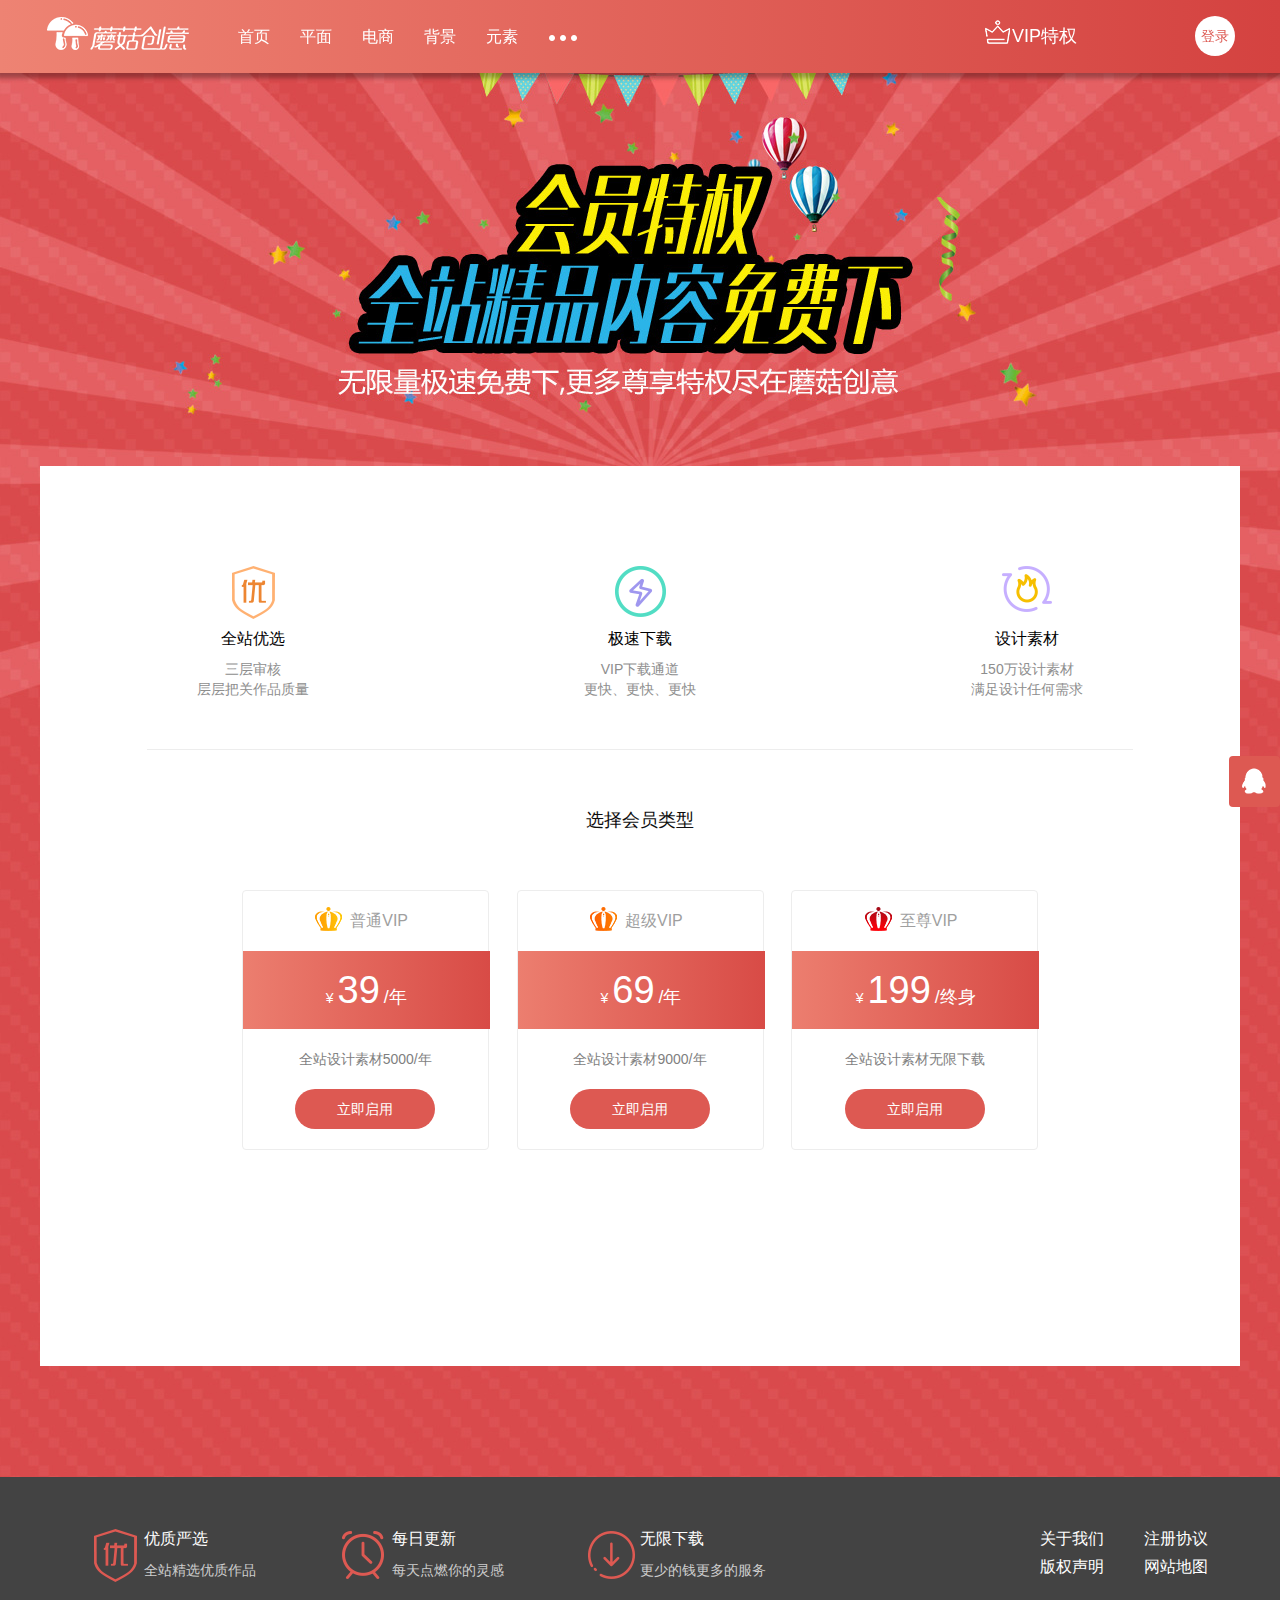
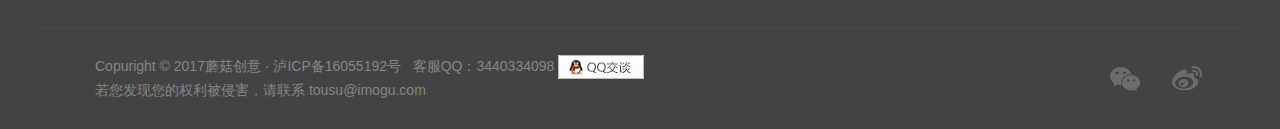
<file: vipIntroduce.html>
<!DOCTYPE html>
<html>
<head lang="en">
    <meta charset="UTF-8">
    <title>VIP介绍</title>
    <link rel="stylesheet" href="css/bootstrap.min.css"/>
    <link rel="stylesheet" href="css/share.css"/>
    <link rel="stylesheet" href="css/windowfix.css"/>
    <link rel="stylesheet" href="css/topnav.css"/>
    <link rel="stylesheet" href="css/foot.css"/>
    <link rel="stylesheet" href="css/vipIntroduce.css"/>
    <link rel="stylesheet" href="css/side.css"/>
</head>
<body>
<div class="topnav_box m1450">
    <div class="topnav clearfix w1450">
        <a href="index.html" class="logo"><img src="./images/logo.png" alt=""></a>
        <div class="nav clearfix">
            <a class="a" href="index.html">首页</a>
            <div class="item clearfix">
                <a class="a" href="classification.html"><span>平面</span></a>
                <div class="inr">
                    <a href="classification.html">海报设计</a>
                    <a href="classification.html">展板展架</a>
                    <a href="classification.html">画册</a>
                    <a href="classification.html">名片</a>
                    <a href="classification.html">宣传单</a>
                    <a href="classification.html">样机</a>
                </div>
            </div>
            <div class="item clearfix">
                <a class="a" href="classification.html"><span>电商</span></a>
                <div class="inr">
                    <a href="classification.html">首页</a>
                    <a href="classification.html">banner</a>
                    <a href="classification.html">主图直通车</a>
                    <a href="classification.html">详情页</a>
                    <a href="classification.html">手机端</a>
                    <a href="classification.html">通用模板</a>
                </div>
            </div>

            <div class="item clearfix">
                <a class="a" href="classification.html"><span>背景</span></a>
                <div class="inr">
                    <a href="classification.html">广告背景</a>
                    <a href="classification.html">banner背景</a>
                    <a href="classification.html">主图直通车背景</a>
                    <a href="classification.html">H5背景</a>
                </div>
            </div>
            <div class="item clearfix">
                <a class="a" href="classification.html"><span>元素</span></a>
                <div class="inr">
                    <a href="classification.html">节日元素</a>
                    <a href="classification.html">漂浮元素</a>
                    <a href="classification.html">艺术字</a>
                    <a href="classification.html">装饰图案</a>
                    <a href="classification.html">效果元素</a>
                    <a href="classification.html">边框纹理</a>
                </div>
            </div>
            <div class="more">
                <ul>
                    <li><a href="classification.html">平面</a></li>
                    <li><a href="classification.html">电商设计</a></li>
                    <li><a href="classification.html">元素</a></li>
                    <li><a href="classification.html">背景</a></li>
                </ul>
            </div>
        </div>
        <form class="clearfix" action="search.html">
            <div class="type">
                <p><span>平面</span><i></i></p>
                <ul>
                    <li>平面</li>
                    <li>淘宝</li>
                    <li>背景</li>
                    <li>元素</li>
                </ul>
            </div>
            <input type="text" placeholder="请输入关键词" />
            <input type="submit" value="" />
        </form>
        <div class="sign_box sign_box1">
            <a href="vipIntroduce.html" class="vip"><i></i>VIP特权</a>
            <div class="sign">
                <a class="img towindow1">登录</a>
            </div>
        </div>
        <!--<div class="sign_box sign_box2">-->
        <!--<div class="sign">-->
        <!--<a class="img" href=""><img src="./images/user.png" alt=""></a>-->
        <!--<div class="user">-->
        <!--<a class="exit"><i></i>退出</a>-->
        <!--<div class="up clearfix">-->
        <!--<a href="myCollection.html" class="img"><img src="./images/user.png" alt=""></a>-->
        <!--<div class="data">-->
        <!--<a href="myCollection.html"><span>爱的视觉</span><span>（ID:129960）</span></a>-->
        <!--&lt;!&ndash;<div>&ndash;&gt;-->
        <!--&lt;!&ndash;<p><i></i><span>普通会员</span><span>2018/9/6</span></p>&ndash;&gt;-->
        <!--&lt;!&ndash;<a href="pay.html">续费VIP特权</a>&ndash;&gt;-->
        <!--&lt;!&ndash;</div>&ndash;&gt;-->
        <!--<div>-->
        <!--<p>升级VIP，享有无限下载</p>-->
        <!--<a href="vipIntroduce.html">启动VIP特权</a>-->
        <!--</div>-->
        <!--</div>-->
        <!--</div>-->
        <!--<div class="down clearfix">-->
        <!--<a href="myCollection.html"><i class="i1"></i><span>我的收藏</span></a>-->
        <!--<a href="myDownload.html"><i class="i2"></i><span>我的下载</span></a>-->
        <!--<a href="myVip.html"><i class="i3"></i><span>我的VIP</span></a>-->
        <!--<a href="myFootprint.html"><i class="i4"></i><span>我的足迹</span></a>-->
        <!--</div>-->
        <!--</div>-->
        <!--</div>-->
        <!--<a href="" class="news"></a>-->
        <!--</div>-->
    </div>
</div>
    <section class="clearfix">
        <div id="vipMain" class="clearfix">
            <ul class="text-center clearfix one">
                <li >
                    <div>
                        <img src="images/vip-icon1.png" alt=""/>
                    </div>
                    <h3>全站优选</h3>
                    <p>三层审核</p>
                    <p>层层把关作品质量</p>
                </li>
                <li >
                    <div>
                        <img src="images/vip-icon2.png" alt=""/>
                    </div>
                    <h3>极速下载</h3>
                    <p>VIP下载通道</p>
                    <p>更快、更快、更快</p>
                </li>
                <li >
                    <div>
                        <img src="images/vip-icon3.png" alt=""/>
                    </div>
                    <h3>设计素材</h3>
                    <p>150万设计素材</p>
                    <p>满足设计任何需求</p>
                </li>
            </ul>
            <h2>选择会员类型</h2>
            <ul class="clearfix text-center two">
                <li>
                    <p class="crown-icon1">普通VIP</p>
                    <div>
                        <div class="clearfix">
                            <i>¥</i>
                            <span>39</span>
                            <u> /年</u>
                        </div>

                    </div>
                    <p>全站设计素材5000/年</p>
                    <a href="pay.html">立即启用</a>
                </li>
                <li>
                    <p class="crown-icon2">超级VIP</p>
                    <div>
                        <div class="clearfix">
                            <i>¥</i>
                            <span>69</span>
                            <u> /年</u>
                        </div>

                    </div>
                    <p>全站设计素材9000/年</p>
                    <a href="pay.html">立即启用</a>
                </li>
                <li>
                    <p class="crown-icon3">至尊VIP</p>
                    <div class="clearfix">
                        <div class="clearfix">
                            <i>¥</i>
                            <span>199</span>
                            <u> /终身</u>
                        </div>

                    </div>
                    <p>全站设计素材无限下载</p>
                    <a href="pay.html">立即启用</a>
                </li>
            </ul>
        </div>
    </section>
<div class="foot_box m1200">
    <div class="foot clearfix w1200">
        <div class="up clearfix">
            <ul>
                <li>
                    <div class="img"><img src="./images/foot01.png" alt=""></div>
                    <div class="txt">
                        <h3>优质严选</h3>
                        <p>全站精选优质作品</p>
                    </div>
                </li>
                <li>
                    <div class="img"><img src="./images/foot02.png" alt=""></div>
                    <div class="txt">
                        <h3>每日更新</h3>
                        <p>每天点燃你的灵感</p>
                    </div>
                </li>
                <li>
                    <div class="img"><img src="./images/foot03.png" alt=""></div>
                    <div class="txt">
                        <h3>无限下载</h3>
                        <p>更少的钱更多的服务</p>
                    </div>
                </li>
            </ul>
            <div class="link">
                <a href="">关于我们</a>
                <a href="">注册协议</a>
                <a href="">版权声明</a>
                <a href="">网站地图</a>
            </div>
        </div>
        <div class="down clearfix">
            <div class="left">
                <p>Copuright&nbsp;&copy;&nbsp;2017蘑菇创意 · 泸ICP备16055192号&nbsp;&nbsp;&nbsp;客服QQ：3440334098 <a
                        href="#"><img src="images/qqlxwm-2.png" alt=""/></a></p>
                <p>若您发现您的权利被侵害，请联系 tousu@imogu.com</p>
            </div>
            <div class="right">

                <a href="">
                    <div>
                        <img src="images/code2.jpg" alt=""/>
                    </div>
                </a>
                <a href=""></a>
            </div>
        </div>
    </div>
</div>
<div class="sidefix">
    <a class="totop" href="javascript:void(0);"></a>
    <a class="qq" href=""></a>
</div>
<div class="windowfix_box">
    <div class="shadow"></div>
    <div class="windowfix windowfix1">
        <div class="title">
            <h3>请登录</h3>
        </div>
        <div class="signin clearfix">
            <a href="">
                <i class="i1"></i>
                <span>QQ登录</span>
            </a>
            <a href="">
                <i class="i2"></i>
                <span>微信登录</span>
            </a>
            <a href="">
                <i class="i3"></i>
                <span>微博登录</span>
            </a>
        </div>
        <p class="agree"><input type="checkbox" checked><span>同意<a href="">《蘑菇创意网协议》</a></span></p>
        <i class="del"></i>
    </div>

</div>

<script src="js/jquery-1.9.1.min.js"></script>
<script src="js/windowfix.js"></script>
<script src="js/topnav.js"></script>
<script src="js/side.js"></script>
</body>
</html>
</file>
<file: css/share.css>
*,h1,h2,h3,h4,h5,h6,div,p,ul,ol,li{
	margin: 0;
	padding: 0;
	color: #333;
	font-family:'Microsoft YaHei', Arial,Tahoma, Helvetica, sans-serif;
}
ul,ol{
	list-style: none;
}
img{
	border: 0;
}
a,
a:hover,
a:focus{
	text-decoration: none;
	cursor: pointer;
}
input,
button{
	outline: none;
}
textarea:focus{
	outline-color: #dd5952;
}
.w1450{
	width: 1450px;
	margin: 0 auto;
}
.m1450{
	min-width: 1450px;
}
.m1200{
	min-width: 1200px;
}
.w1200{
	width: 1200px;
	margin: 0 auto;
}
.pagelist{
	margin: 0 auto;
}
.pagelist ul{
	float: left;
}
.pagelist ul li{
	float: left;
	width: 40px;
	height: 40px;
	margin: 0 5px;
	background-color: transparent;
}
.pagelist ul li a{
	float: left;
	width: 100%;
	height: 100%;
	border-radius: 4px;
	background-color: #fff;
	color: #7b7b7b;
	line-height: 40px;
	text-align: center;
}
.pagelist ul li a:hover{
	color: #dd5952;
}
.pagelist ul li.active a{
	color: #fff;
	background-color: #dd5952;
}
.pagelist ul li span{
	float: left;
	width: 100%;
	height: 100%;
	text-align: center;
	line-height: 40px;
}
.pagelist .p1{
	float: left;
	height: 40px;
	line-height: 40px;
	margin: 0 16px 0 5px;
}
.pagelist .p1 span{
	margin: 0 8px;
}
.pagelist .p2{
	float: left;
	height: 40px;
	line-height: 40px;
}
.pagelist .p2 input{
	border:1px solid #d9d9d9;
	width: 40px;
	height: 40px;
	text-align: center;
	border-radius: 4px;
	margin: 0 5px;
}
.pagelist .sure{
	float: left;
	width: 40px;
	height: 40px;
	border-radius: 4px;
	background-color: #fff;
	color: #7b7b7b;
	line-height: 40px;
	border:0;
	outline: none;
	text-align: center;
	margin-left: 10px;
}
@media screen and (max-width: 1600px) {
	.w1450{
		width: 1200px;
	}
	.m1450{
		min-width: 1200px;
	}
}
</file>
<file: css/topnav.css>
body{
	padding-top: 73px;
}
.topnav_box{
	position: fixed;
	top: 0;
	left: 0;
	right: 0;
	height: 73px;
	filter: progid:DXImageTransform.Microsoft.Gradient(startColorStr='#ee8373',endColorStr='#d44240',gradientType='1');
	background: linear-gradient(to right,#ee8373,#d44240);
	background: -o-linear-gradient(to right,#ee8373,#d44240);
	background: -moz-linear-gradient(to right,#ee8373,#d44240);
	background: -ms-linear-gradient(to right,#ee8373,#d44240);
	background: -webkit-linear-gradient(to right,#ee8373,#d44240);
	box-shadow: 0 0 5px 5px rgba(4,0,0,0.17);
	-moz-box-shadow: 0 0 5px 5px rgba(4,0,0,0.17);
	-webkit-box-shadow: 0 0 5px 5px rgba(4,0,0,0.17);
	z-index: 999;
}
.topnav .logo{
	float: left;
	width: 142px;
	height: 33px;
	margin: 17px 0 0 7px;
}
.topnav .nav{
	float: left;
	margin-left: 34px;
}
.topnav .nav .a{
	float: left;
	color: #fff;
	font-size: 18px;
	line-height: 73px;
	padding: 0 30px;
}
.topnav .nav .a span{
	color: #fff;
}
.topnav .nav .item{
	position: relative;
	float: left;
}
.topnav .nav .item .a:hover{

	background-color: rgba(0,0,0,.1);
}

.topnav .nav .item .inr{
	display: none;
	position: absolute;
	top: 73px;
	left: 0;
	background-color: #fff;
	width: 334px;
	padding: 16px 20px;
	box-shadow: 0 0 10px rgba(0,0,0,0.12);
	-moz-box-shadow: 0 0 10px rgba(0,0,0,0.12);
	-webkit-box-shadow: 0 0 10px rgba(0,0,0,0.12);
}
.topnav .nav .item:hover .inr{
	display: block;
}
.topnav .nav .item .inr a{
	float: left;
	color: #9a9a9a;
	line-height: 40px;
	/*margin: 0 22px;*/
	width: 98px;
}
.topnav .nav .item .inr a:hover{
	color: #333;
}
/*.topnav .nav .item .inr a:nth-child(3n+1){*/
	/*margin: 0 0 0 19px;*/
/*}*/
.topnav .nav .more{
	float: left;
	/*margin: 21px 60px 0 14px;*/
	padding: 0 30px;
	width: 90px;
	height: 73px;
	background: url(../images/icon_index.png) no-repeat 31px 35px;
	position: relative;

}
.topnav .nav .more:hover{
	background-color: rgba(0,0,0,.1);
}
.topnav .nav .more ul{
	display: none;
	position: absolute;
	top: 73px;
	left: 0;
	width: 120px;
	background-color: #fff;
	/*border: 1px solid #cccccc;*/
	padding: 20px;
	z-index: 100;
}
.topnav .nav .more:hover ul{
	display: block;
}
.topnav .nav .more ul li{
	padding: 10px 0;
}
.topnav .nav .more ul li a{
	color: #9a9a9a;
}
.topnav .nav .more ul li a:hover{
	color: #333;
}
/*.topnav form{*/
	/*margin-left: 45px;*/
/*}*/
.topnav form,
.swiper-container form{
	float: left;
	margin: 14px 0;
	height: 44px;
	border:1px solid rgba(255,255,255,0.3);
	border-radius: 22px;
	display: none;
}
/*.topnav form{*/
	/*margin-left: 45px;*/
/*}*/
.topnav form .type,
.swiper-container form .type{
	position: relative;
	float: left;
	margin-left: 20px;
	width: 100px;
	padding: 14px 0;
}
.topnav form .type p,
.swiper-container form .type p{
	position: relative;
	height: 16px;
	padding-right: 40px;
	border-right: 1px solid rgba(255,255,255,0.3);
	cursor: pointer;
}
.topnav form .type p span,
.swiper-container form .type p span{
	float: left;
	padding-left: 10px;
	line-height: 16px;
	font-size: 16px;
	color: #fff;
}
.topnav form .type p i,
.swiper-container form .type p i{
	position: absolute;
	top: 6px;
	right: 19px;
	width: 15px;
	height: 7px;
	background: url(../images/icon_index.png) no-repeat -60px 0;
}
.topnav form .type ul{
	position: absolute;
	top: 42px;
	left: 0;
	right: 0;
	filter: progid:DXImageTransform.Microsoft.Gradient(startColorStr='#e06058',endColorStr='#df5c55',gradientType='1');
	background: linear-gradient(to right,#e06058,#df5c55);
	background: -o-linear-gradient(to right,#e06058,#df5c55);
	background: -moz-linear-gradient(to right,#e06058,#df5c55);
	background: -ms-linear-gradient(to right,#e06058,#df5c55);
	background: -webkit-linear-gradient(to right,#e06058,#df5c55);
	border-style: solid;
	border-color: rgba(255,255,255,0.3);
	border-width: 0 1px 1px;
	display: none;
}
.topnav form .type ul li,
.swiper-container form .type ul li{
	padding-left: 10px;
	color: #fff;
	line-height: 30px;
	cursor: pointer;
}
.topnav form .type ul li:hover,
.swiper-container form .type ul li:hover{
	background-color: #fff;
	color: #dd5952;
}
.topnav form input[type="text"],
.swiper-container form input[type="text"]{
	float: left;
	width: 193px;
	border:1px solid transparent;
	color: #fff;
	background-color: transparent;
	height: 22px;
	line-height: 20px;
	margin-top: 10px;
	padding-left: 16px;
}
.topnav form input[type="text"]::input-placeholder,
.swiper-container form input[type="text"]::input-placeholder{
	color: rgba(255,255,255,0.3);
}
.topnav form input[type="text"]::-webkit-input-placeholder,
.swiper-container form input[type="text"]::-webkit-input-placeholder{
	color:rgba(255,255,255,0.3);
}
.topnav form input[type="text"]:-moz-placeholder,
.swiper-container form input[type="text"]:-moz-placeholder{
　　color:rgba(255,255,255,0.3);
}
.topnav form input[type="text"]::-moz-placeholder,
.swiper-container form input[type="text"]::-moz-placeholder{
　　color:rgba(255,255,255,0.3);
}
.topnav form input[type="text"]:-ms-input-placeholder,
.swiper-container form input[type="text"]:-ms-input-placeholder{
　　color:rgba(255,255,255,0.3);
}
.topnav form input[type="submit"],
.swiper-container form input[type="submit"]{
	width: 58px;
	border:0;
	margin: 8px 0 0;
	height: 24px;
	float: right;
	background: url(../images/icon_index.png) no-repeat -102px 2px;
}
.topnav .sign_box{
	float: right;
	width: 270px;
}
.topnav .sign_box .vip{
	float: left;
	height: 38px;
	line-height: 38px;
	margin: 17px 50px 0 0;
	font-size: 18px;
	color: #fff;
}
.topnav .sign_box .vip i{
	margin: 3px 2px 0 0;
	width: 25px;
	height: 25px;
	float: left;
	background: url(../images/icon_index.png) no-repeat -180px 0;
}
.topnav .sign_box .news{
	float: right;
	margin: 24px 10px 0 0;
	width: 20px;
	height: 22px;
	background: url(../images/icon_index.png) no-repeat -240px 0;
}
.topnav .sign_box .sign{
	position: relative;
	float: right;
	width: 85px;
	height: 57px;
	margin:16px 5px 0 0;
	padding:0 0 17px 45px;
}
.topnav .sign_box .sign a.img{
	float: left;
	width: 100%;
	height: 100%;
	background-color: #fff;
	border-radius: 50%;
	color: #dd5952;
	text-align: center;
	line-height: 40px;
}
.topnav .sign_box .sign a.img img{
	float: left;
	width: 100%;
	height: 100%;
}
.topnav .sign_box .sign .user{
	position: absolute;
	top: 57px;
	right: 0;
	width: 409px;
	height: 294px;
	background-color: #fff;
	box-shadow: 0 0 15px rgba(4,0,0,0.27);
	display: none;
}
.topnav .sign_box .sign .user .exit{
	position: absolute;
	top: 14px;
	right: 14px;
	line-height: 18px;
	color: #333;
}
.topnav .sign_box .sign .user .exit i{
	float: left;
	margin-right: 7px;
	width: 18px;
	height: 18px;
	background: url(../images/icon_user.png) no-repeat 0 0;
}
.topnav .sign_box .sign .user .up{
	float: left;
	width: 359px;
	padding: 36px 0 24px;
	margin: 0 25px;
	border-bottom: 1px solid #ededed;
}
.topnav .sign_box .sign .user .up .img{
	float: left;
	width: 66px;
	height: 66px;
	margin: 0 23px 0 14px;
	border-radius: 50%;
	overflow:hidden;
}
.topnav .sign_box .sign .user .up .img img{
	float: left;
	width: 100%;
	height: 100%;
}
.topnav .sign_box .sign .user .up .data{
	float: left;
	width: 254px;
}
.topnav .sign_box .sign .user .up .data>a{
	float: left;
	width: 100%;
	font-size: 16px;
	height: 28px;
	line-height: 28px;
}
.topnav .sign_box .sign .user .up .data>a span:first-child{
	margin-right: 10px;
}
.topnav .sign_box .sign .user .up .data>a span:last-child{
	color: #7b7b7b;
}
.topnav .sign_box .sign .user .up .data p{
	float: left;
	width: 100%;
	height: 28px;
	line-height: 28px;
}
.topnav .sign_box .sign .user .up .data p i{
	float: left;
	width: 18px;
	height: 28px;
	background: url(../images/icon_user.png) no-repeat -69px 5px;
}
.topnav .sign_box .sign .user .up .data p span{
	float: left;
}
.topnav .sign_box .sign .user .up .data p span:first-of-type{
	color: #8f8f8f;
	margin: 0 5px;
}
.topnav .sign_box .sign .user .up .data div a{
	margin-top: 4px;
	width: 172px;
	height: 36px;
	float: left;
	background-color: #dd5952;
	color: #fff;
	text-align: center;
	line-height: 36px;
	border-radius: 18px;
}
.topnav .sign_box .sign .user .down{
	float: left;
	width: 100%;
	padding: 36px 10px;
}
.topnav .sign_box .sign .user .down a{
	width: 96px;
	float: left;
	text-align: center;
}
.topnav .sign_box .sign .user .down a i{
	display: block;
	margin: 0 auto;
	width: 35px;
	height: 35px;
	background-image: url(../images/icon_user.png);
	background-repeat: no-repeat;
}
.topnav .sign_box .sign .user .down a i.i1{
	background-position: 3px -72px;
}
.topnav .sign_box .sign .user .down a i.i2{
	background-position: -85px -73px;
}
.topnav .sign_box .sign .user .down a i.i3{
	background-position: 3px -155px;
}
.topnav .sign_box .sign .user .down a i.i4{
	background-position: -83px -154px;
}
.topnav .sign_box .sign .user .down a span{
	line-height: 20px;
}
.topnav .sign_box .sign .user .down a:hover span{
	color: #dd5952;
}
@media screen and (max-width: 1600px) {
	.topnav .nav .a{
		padding: 0 15px;
		font-size: 16px;
	}
	/*.topnav .nav .more{*/
	/*margin: 21px 30px 0 14px;*/
	/*}*/
	.topnav .nav .more{
		padding: 0 15px;
		width: 60px;
		background: url(../images/icon_index.png) no-repeat 16px 35px;
	}
	.topnav form .type,
	.swiper-container form .type{
		width: 90px;
	}
	.topnav form input[type="text"],
	.swiper-container form input[type="text"]{
		width: 183px;
	}
	.topnav form input[type="submit"],
	.swiper-container form input[type="submit"]{
		width: 50px;
		background: url(../images/icon_index.png) no-repeat -107px 2px;
	}
	.topnav .sign_box .vip{
		margin: 17px 35px 0 15px;
	}
}
</file>
<file: css/masonry.css>
.masonry_box .sel{
	text-align: center;
	padding-top: 35px;
}
.masonry_box .sel li{
	display: inline-block;
	font-size: 16px;
	line-height: 16px;
	padding: 18px 10px 15px;
	margin: 0 50px;
	color: #868686;
	cursor: pointer;
	border-bottom: 3px solid transparent;
}
.masonry_box .sel li:hover{
	color: #333;
}
.masonry_box .sel li.active{
	color: #333;
	border-bottom: 3px solid #dd5952;
}
.masonry_box .cnt{
	background-color: #f7f8fa;
	padding-top: 47px;
}
.masonry_box .cnt .item{
	display: none;
	/*padding: 0 45px;*/
}
.masonry_box .cnt .item ul{
	float: left;
	width: 100%;
}
.masonry_box .cnt .item ul li{
	float: left;
	width: 336px;
	margin: 13px;
	border-radius: 5px;
	background-color: #fff;
	overflow:hidden;
}
.masonry_box .cnt .item ul li .img{
	position: relative;
	float: left;
	width: 100%;
	padding: 5px 5px 0 5px;
	border-bottom: 1px solid #f5f5f5;
	overflow:hidden;
}
.masonry_box .cnt .item ul li .img .link{
	position: absolute;
	top: 0;
	left: 0;
	right: 0;
	bottom: 0;
	z-index: 1;
}
.masonry_box .cnt .item ul li .img img{
	float: left;
	width: 100%;
	height: auto;
}
.masonry_box .cnt .item ul li .img .p{
	position: absolute;
	left: 5px;
	right: 5px;
	transition: bottom 0.3s,top 0.3s;
	z-index: 10;
}
.masonry_box .cnt .item ul li .img .p .i,
.masonry_box .cnt .item ul li .img .p p{
	position: absolute;
	top: 0;
	right: 0;
	bottom: 0;
	left: 0;
}
.masonry_box .cnt .item ul li .img .p .i{
	background-color: #fff;
	opacity: 0.5;
	z-index: 1;
}
.masonry_box .cnt .item ul li .img .p p{
	z-index: 2;
}
.masonry_box .cnt .item ul li .img .p1{
	top: -51px;
	height: 56px;
}
.masonry_box .cnt .item ul li .img:hover .p1{
	top: 5px;
}
.masonry_box .cnt .item ul li .img .p2{
	bottom: -48px;
	height: 48px;
}
.masonry_box .cnt .item ul li .img:hover .p2{
	bottom: 0;
}
.masonry_box .cnt .item ul li .img .p1 p a{
	float: left;
	width: 130px;
	height: 40px;
	line-height: 40px;
	border-radius: 3px;
	margin: 8px 11px;
}
.masonry_box .cnt .item ul li .img .p1 p a i{
	float: left;
	width: 45px;
	height: 40px;
	background: url(../images/icon_index.png) no-repeat;
}
.masonry_box .cnt .item ul li .img .p1 p a:first-child i.active{
	/*background-position: 0 -118px;*/
	background-position: -42px -48px;
}
.masonry_box .cnt .item ul li .img .p1 p a:first-child{
	background-color: #fff;
	color: #868686;
}
.masonry_box .cnt .item ul li .img .p1 p a:last-child{
	background-color: #fc8f1f;
	color: #fff;
}
.masonry_box .cnt .item ul li .img .p1 p a:first-child i{
	/*background-position: -42px -48px;*/
	background-position: 22px -107px;
}
.masonry_box .cnt .item ul li .img .p1 p a:last-child i{
	background-position: -102px -48px;
}
.masonry_box .cnt .item ul li .img .p2 p{
	line-height: 48px;
	padding-left: 18px;
}
.masonry_box .cnt .item ul li .btm{
	float: left;
	height: 57px;
	width: 100%;
	padding: 9px 16px;
}
.masonry_box .cnt .item ul li .btm span:nth-child(1){
	float: left;
	line-height: 38px;
	padding-left: 45px;
	height: 39px;
	background: url(../images/icon_userhead.png) no-repeat left center;
}
.masonry_box .cnt .item ul li .btm span:nth-child(2),
.masonry_box .cnt .item ul li .btm span:nth-child(3){
	float: right;
	margin: 12px 8px 0 10px;
	height: 16px;
	color: #868686;
}
.masonry_box .cnt .item ul li .btm span:nth-child(2) a,
.masonry_box .cnt .item ul li .btm span:nth-child(3) i{
	float: left;
	width: 25px;
	height: 16px;
	background: url(../images/icon_index.png) no-repeat;
}
.masonry_box .cnt .item ul li .btm span:nth-child(2) a{
	background-position: -60px -120px;
}
.masonry_box .cnt .item ul li .btm span:nth-child(3) i{
	  background-position: 0 -118px;
}
.masonry_box .cnt .item ul li .btm span:nth-child(3) i.active{
	background-position: -60px -58px;
}
.masonry_box .cnt .item .lookmore{
	float: left;
	width: 100%;
	padding: 87px 0 109px;
}
.masonry_box .cnt .item .lookmore a{
	margin: 0 auto;
	display: block;
	width: 162px;
	height: 42px;
	line-height: 42px;
	background-color: #d45851;
	color: #fff;
	text-align: center;
	border-radius: 21px;
	font-size: 16px;
}
@media screen and (max-width: 1600px) {
	.masonry_box .cnt .item ul li {

		width: 278px;
		margin: 10px;
		border-radius: 5px;
		background-color: #fff;
		overflow: hidden;
	}
	.masonry_box .cnt .item {
		display: none;
		padding: 0 ;
	}
	.masonry_box .cnt .item ul li .img .p1 p a {
		width: 110px;
	}
	.masonry_box .cnt .item ul li .img .p1 p a i {

		width: 38px;

	}
	.masonry_box .cnt .item ul li .img .p1 p a:last-child i {
		background-position: -109px -48px;
	}
	.masonry_box .cnt .item ul li .img .p1 p a:first-child i {

		background-position: 15px -107px;
	}
}
</file>
<file: css/foot.css>
.foot_box{
	background-color: #434343;
}
.foot .up{
	float: left;
	width: 100%;
	padding: 48px 0 45px;
	border-bottom: 1px solid #4a4a4a;
}
.foot .up ul{
	float: left;
	padding: 0 46px;
}
.foot .up ul li{
	float: left;
	margin-right: 50px;
}
.foot .up ul li .img{
	float: left;
	width: 58px;
	height: 58px;
	text-align: center;
	line-height: 58px;
}
.foot .up ul li .img img{
	margin: auto;
}
.foot .up ul li .txt{
	float: left;
	width: 140px;
}
.foot .up ul li .txt h3{
	float: left;
	width: 100%;
	color: #fff;
	font-size: 16px;
	line-height: 16px;
	margin: 6px 0;
}
.foot .up ul li .txt p{
	float: left;
	width: 100%;
	color: #cdcdcd;
	line-height: 14px;
	margin-top: 10px;
}
.foot .up .link{
	float: right;
	width: 220px;
}
.foot .up .link a{
	float: left;
	margin: 0 20px;
	color: #fff;
	line-height: 28px;
	font-size: 16px;
}
.foot .down{
	float: left;
	width: 100%;
	padding: 26px 0;
}
.foot .down .left{
	float: left;
	padding: 0 55px;
}
.foot .down .left p{
	color: #868686;
	line-height: 22px;
}
.foot .down .left p img{
	vertical-align: middle;
}
.foot .down .right{
	float: right;
	padding: 9px 22px;
}
.foot .down .right a{
	float: left;
	margin: 0 16px;
	width: 30px;
	height: 30px;
	background: url(../images/icon_index.png) no-repeat;
}
.foot .down .right a:nth-child(1){
	background-position: -180px -117px;
	position: relative;
}
.foot .down .right a:nth-child(1) div{
	display: none;
	width: 120px;
	height: 120px;
	position: absolute;
	top: -120px;
	left: -45px;
}
.foot .down .right a:nth-child(1):hover div{
	display: block;
}
.foot .down .right a:nth-child(1) div img{
	width: 100%;
}
.foot .down .right a:nth-child(2){

	background-position: -240px -118px;
}
</file>
<file: css/side.css>
.sidefix{
	position: fixed;
	bottom: 10%;
	right: 0;
	width: 51px;
	z-index: 5000;
}
.sidefix a{
	float: left;
	width: 51px;
	height: 51px;
	border-radius: 4px;
	margin:3px 0;
	background-image: url(../images/icon_index.png);
	background-repeat: no-repeat;
}
.sidefix a.totop{
	display: none;
	background-color: #e1e2e3;
	background-position: -163px -39px;
}
.sidefix a.qq{
	background-color: #dd5952;
	background-position: -227px -48px;
}
</file>
<file: css/windowfix.css>
.windowfix_box{
	position: fixed;
	top: 0;
	left: 0;
	right: 0;
	bottom: 0;
	z-index: 9999;
	display: none;
}
.windowfix_box .shadow{
	position: absolute;
	top: 0;
	left: 0;
	right: 0;
	bottom: 0;
	z-index: 1;
	opacity: 0.5;
	background-color: #000;
}
.windowfix_box .windowfix{
	position: absolute;
	left: 50%;
	top: 50%;
	width: 564px;
	height: 392px;
	background-color: #fff;
	box-shadow: 0 0 15px rgba(4,0,0,0.3);
	-moz-box-shadow: 0 0 15px rgba(4,0,0,0.3);
	-webkit-box-shadow: 0 0 15px rgba(4,0,0,0.3);
	z-index: 2;
	transform: translate(-50%,-50%);
	-o-transform: translate(-50%,-50%);
	-moz-transform: translate(-50%,-50%);
	-ms-transform: translate(-50%,-50%);
	-webkit-transform: translate(-50%,-50%);
}
.windowfix_box .windowfix i.del{
	position: absolute;
	top: 18px;
	right: 21px;
	width: 13px;
	height: 13px;
	background: url(../images/icon_window.png) no-repeat -68px -169px;
	cursor: pointer;
}
.windowfix1 .title{
	float: left;
	width: 100%;
	padding: 47px 116px;
}
.windowfix1 .title h3{
	float: left;
	width: 100%;
	height: 45px;
	line-height: 44px;
	text-align: center;
	font-size: 18px;
	color: #7a7a7a;
	border-bottom: 1px solid #eaeaea;
}
.windowfix1 .signin{
	float: left;
	margin: 14px 102px;
}
.windowfix1 .signin a{
	width: 82px;
	float: left;
	margin: 0 19px;
}
.windowfix1 .signin a i{
	width: 82px;
	height: 82px;
	float: left;
	background-image: url(../images/icon_window.png);
	background-repeat: no-repeat;
}
.windowfix1 .signin a i.i1{
	background-position: 0 1px;
}
.windowfix1 .signin a i.i2{
	background-position: -120px 0;
}
.windowfix1 .signin a i.i3{
	background-position: -239px 0;
}
.windowfix1 .signin a span{
	float: left;
	width: 100%;
	margin-top: 18px;
	line-height: 14px;
	height: 14px;
	text-align: center;
	color: #7a7a7a;
}
.windowfix1 .signin a:nth-child(1):hover span{
	color: #19a9f1;
}
.windowfix1 .signin a:nth-child(2):hover span{
	color: #00bb00;
}
.windowfix1 .signin a:nth-child(3):hover span{
	color: #ed2b2f;
}
.windowfix1 .agree{
	float: left;
	width: 100%;
	line-height: 16px;
	padding: 44px 180px;
}
.windowfix1 .agree input[type="checkbox"]{
	float: left;
    width: 14px;
    height: 14px;
    padding: 0;
    margin: 1px 5px;
    text-align: center;
    -webkit-appearance: none;
    outline: none;
    line-height: 12px;
    transition: all 0.1s;
    color: #dd5952;
    font-size: 12px;
    border: 1px solid #eee;
    cursor: pointer;
    border-radius: 3px;
}
.windowfix1 .agree input[type="checkbox"]:checked{
	border: 1px solid #dd5952;
}
.windowfix1 .agree input[type="checkbox"]:checked:after{
 	font-weight: bold;
    content: "\2713";
}
.windowfix1 .agree span{
	float: left;
	line-height: 16px;
	color: #7a7a7a;
}
.windowfix1 .agree span a{
	color: #7a7a7a;
}
.windowfix1 .agree span a:hover{
	color: #dd5952;
	text-decoration: underline;
}
.windowfix2{
	padding: 120px 0;
}
.windowfix2 h3,
.windowfix3 .head h3{
	float: left;
	width: 100%;
	font-size: 18px;
	line-height: 50px;
	text-align: center;
}
.windowfix2 p,
.windowfix3 .head p{
	text-align: center;
	color: #7a7a7a;
	font-size: 16px;
	 line-height: 16px;
}
.windowfix2 a{
	display: block;
	margin: 32px auto 0;
	width: 236px;
	height: 49px;
	line-height: 49px;
	background-color: #dd5952;
	border-radius: 24px;
	text-align: center;
	font-size: 16px;
	color: #fff;
}
.windowfix3 .head{
	float: left;
	width: 100%;
	padding-top: 58px;
}
.windowfix3 .head i{
	width: 100px;
	height: 100px;
	display: block;
	margin: 6px auto;
	background: url(../images/icon_window.png) no-repeat -176px -118px;
}
.windowfix3 .link{
	float: left;
	width: 100%;
	padding: 30px 120px;
}
.windowfix3 .link a{
	float: left;
	margin: 0 7px;
	width: 146px;
	height: 49px;
	line-height: 47px;
	text-align: center;
	border-width: 1px;
	border-style: solid;
	font-size: 16px;
	border-radius: 24px;
}
.windowfix3 .link a:first-child{
	color: #7d7d7d;
	border-color: #ccc;
	background-color: #fff;
}
.windowfix3 .link a:last-child{
	color: #fff;
	border-color: #dd5952;
	background-color: #dd5952;
}
.windowfix4 .title{
	float: left;
	width: 100%;
	padding: 62px 0 48px;
	text-align: center;
	font-size: 16px;
	line-height: 16px;
	color: #707070;
}
.windowfix4 .item{
	float: left;
	width: 340px;
	height: 57px;
	border-bottom: 1px solid #e5e5e5;
	margin: 0 110px;
}
.windowfix4 .item label{
	float: left;
	color: #b5b5b5;
	font-weight: normal;
	width: 76px;
	height: 100%;
	line-height: 56px;
	padding-left: 10px;
	margin: 0;
}
.windowfix4 .item input[type="text"]{
	float: left;
	border:0;
	line-height: 56px;
}
.windowfix4 .item:nth-of-type(1) input[type="text"]{
	width: 140px;
}
.windowfix4 .item:nth-of-type(2) input[type="text"]{
	width: 240px;
}
.windowfix4 .item:first-of-type a{
	float: right;
	margin-top: 10px;
	width: 116px;
	height: 40px;
	line-height: 38px;
	text-align: center;
	color: #808284;
	border-radius: 20px;
	background-color: #f5f9fc;
	border:1px solid #e8e8e8;
}
.windowfix4 .subbox{
	float: left;
	width: 100%;
}
.windowfix4 .subbox .submit{
	display: block;
	margin: 32px auto;
	width: 260px;
	height: 48px;
	background-color: #dd5952;
	color: #fff;
	text-align: center;
	line-height: 48px;
	border-radius: 24px;
	font-size: 16px;
	border:0;
	outline:none;
}
</file>
<file: css/classselect.css>
.masonry_box .cnt{
	padding-top: 0!important;
}
.select{
	float: left;
	width: 1200px;
	margin:10px 0 0 80px;
}
.select .result{
	float: left;
	width: 100%;
	height: 52px;
	padding-left: 10px;
	line-height: 52px;
}
.select .result a{
	color: #dd5952;
}
.select .result span:first-of-type{
	margin: 0 16px 0 3px;
}
.select .result span strong{
	font-weight: normal;
	color: #dd5952;
	margin: 0 3px;
}
.select .list{
	float: left;
	width: 100%;
	height: 67px;
	border-top: 1px solid #ededed;
	padding: 15px 0;
}
.select .list span.title{
	line-height: 36px;
	width: 70px;
	height: 100%;
	float: left;
	padding-left: 10px;
	color: #7b7b7b;
}
.select .list ul{
	float: left;
	width: 1130px;
}
.select .list ul li{
	float: left;
	line-height: 36px;
}
.select .list1 ul li{
	margin: 0 20px;
}
.select .list2 ul li{
	margin: 0 20px;
}
.select .list ul li a{
	color: #333;
}
.select .list ul li a:hover,
.select .list ul li.active a{
	color: #dd5952;
}
.select .tip{
	float: left;
	width: 100%;
	height: 67px;
	border-top: 1px solid #ededed;
	padding: 15px 0;
}
.select .tip span.title{
	line-height: 36px;
	width: 115px;
	height: 100%;
	float: left;
	padding-left: 10px;
	color: #a6a6a6;
}
.select .tip a{
	margin:0 10px;
	line-height: 36px;
	color: #a6a6a6;
}
.select .tip a:hover{
	color: #dd5952;
}
.pagelist_box{
	padding: 85px 0 105px;
	background-color: #f7f8fa;
}
.pagelist{
	width: 690px;
}
.sort_box{
	background-color: #f7f8fa;
	padding: 24px 0;
}
.sort{
	padding: 0 80px;
	position: relative;
}
.sort span.title{
	line-height: 36px;
	width: 70px;
	height: 100%;
	float: left;
	padding-left: 10px;
	color: #7b7b7b;
}
.sort ul{
	float: left;
	width: 1000px;
}
.sort ul li{
	float: left;
	height: 36px;
	margin: 0 11px;
}
.sort ul li a{
	float: left;
	color: #333;
	height: 100%;
	line-height: 32px;
	padding: 0 19px;
	border:2px solid transparent;
	border-radius: 18px;
}
.sort ul li a:hover{
	color: #dd5952;
}
.sort ul li.active a{
	color: #dd5952;
	border:2px solid #dd5952;
}
.sort p{
	position: absolute;
	top: 6px;
	right: 62px;
}
.sort p span{
	float: left;
	margin-right: 26px;
	color: #a6a6a6;
	line-height: 24px;
}
.sort p span i{
	font-style: normal;
	color: #a6a6a6;
}
.sort p span i:first-child{
	color: #333;
}
.sort p a{
	float: left;
	width: 33px;
	height: 24px;
	line-height: 24px;
	text-align: center;
	background-color: #fff;
	color: #333;
}
.sort p a.default{
	color: #a6a6a6;
}
@media screen and (max-width: 1600px) {
	.select{
		margin: 0;
	}
	.sort{
		padding: 0;
	}
}
</file>
<file: css/detail.css>
section{
    background-color: #f7f8fa;
    width: 100%;
}

/*路径导航*/
.path li{
    float: left;
    color: #7b7b7b;
    font-size: 16px;
    line-height: 40px;
    margin: 5px 0;
}
.path li a{
    color: #7b7b7b;
}


/*主体内容*/

.content .content-left{

    background-color: #fff;
    width: 914px;
    padding: 40px 0;



}


/*左边部分*/
.content-left p{
    color: #7b7b7b;
    /*margin: 40px 0;*/
    margin-left: 95px;
    font-size: 16px;
    line-height: 40px;
}
.content-left img{
    margin: 50px 73px;
}
.content-left div{
    color: #bbb;
    width: 770px;
    font-size: 14px;
    line-height: 19px;
    margin: 0 74px;
    /*margin-top: 60px;*/

}


/*右边部分*/
.content .content-right{
    width: 321px;
    margin-left: 25px;
}
.content-right>div{
    background-color: #fff;
    margin-top: 9px;

}
.content-right>div:first-child{
    margin-top: 0;
}
.content-right-list1{


    /*height: 82px;*/
}
.content-right-list1>div:first-child{
    border-bottom: 1px solid #f4f4f4;
    padding-bottom: 16px;
    padding-top: 19px;
}
.content-right-list1>div:last-child{
    padding: 16px 0;
}
.content-right-list1 span{
    display: block;

    width: 47px;
    height: 47px;
    background: url("../images/live.png")no-repeat 12px 14px;
    background-color: #e7e7e7;
    border-radius: 5px;
    margin-left: 16px;
}
.content-right-list1 a {
    display: block;
    background: url("../images/download.png") no-repeat 50px 14px;
    background-color: #dd5952;
    border: none;
    height: 47px;
    border-radius: 5px;
    margin-left: 6px;
    text-align: center;
    position: relative;
    color: #fff;
    width: 230px;
    font-size: 16px;
    line-height: 47px;
}
.content-right-list1 ul{
    margin-left: 30px;
}
.content-right-list1 ul li{
    float: left;
    width: 80px;

}
.content-right-list1 .icon{
    display: inline-block;
    width: 18px;
    height: 13px;
    font-style: normal;

}
.content-right-list1 .icon1{
    background: url("../images/view.png") no-repeat 0px 2px;
}
.content-right-list1 .icon2{
    background: url("../images/download-small.png") no-repeat 0px 0px;
}
.content-right-list1 .icon3{
     background: url("../images/collect.png") no-repeat 0px 0px;
 }
.content-right-list1 b{
    font-weight: normal;
    color: #0e0e0e;
    margin-left: 5px;
}
.content-right-list2{
    padding: 20px 0;
    padding-left:30px;
}
.content-right-list2 b{
    display: block;
    float: left;
    width: 42px;
    height: 42px;
    background: url("../images/portrait.png") no-repeat center;
    margin-right: 15px ;
}
.content-right-list2 p{
    float: left;
    color: #cfcfcf;
    font-size: 14px;
    line-height: 40px;
}

.content-right-list2 p i{
    font-style: normal;
    color: #dd5952;
    margin: 0 5px;
}
.content-right-list2 span{
    display: block;
    float: left;
    font-size: 12px;
    line-height: 40px;
    color: #cfcfcf;
    margin-left: 30px;
}
.content-right-list3>div{
    border-bottom: 1px solid #f4f4f4;
    padding: 20px 0;
}
.content-right-list3 ul{

    margin-left: 29px;

}
.content-right-list3 ul li{
    color: #000;
    font-size: 14px;
    line-height: 40px;
}
.content-right-list3 ul li  span{
    font-size: 12px;
    color: #919191;
}
.content-right-list3>div:nth-child(2) div{
    color: #000000;
    font-size: 14px;
    line-height: 40px;
    margin: 20px 0;
    margin-left: 29px;
}
.content-right-list3>div:nth-child(2) div button{
    width: 34px;
    height: 34px;
    border-radius: 5px;
    border: none;
    background-color: #f6f6f6;
    box-shadow: 0 3px 0 #dadada;
    margin: 0 8px;
}
.content-right-list3>div:nth-child(2)  p{
    font-size: 14px;
    line-height: 40px;
    margin-left: 29px;
}
.content-right-list3>div:nth-child(2)  p a{
    font-style: normal;
    color: #dd5952;
}

.content-right-list3>div:nth-child(3)>div{
    width: 280px;
    margin-left: 29px;
}
.content-right-list3>div:nth-child(3) h3{
    font-size: 16px;
    line-height: 40px;
    color: #000;
}
.content-right-list3>div:nth-child(3)>div div a{
    display: inline-block;
    font-size: 14px;
    line-height: 28px;
    border: 1px solid #ededed;
    padding: 0px 9px;
    color: #878787;
    margin-bottom: 6px;
}
.content-right-list3>div:nth-child(3)>div div a:hover{
    color: #dd5952;
    border-color: #dd5952;
}
.content-right-list3>div:nth-child(3) hr{
    border: 1px solid #ededed;
}
.content-right-list3>div:nth-child(3) p{
    font-size: 14px;
    line-height: 40px;
}
.content-right-list3>div:nth-child(3) p a{
    width: 25px;
    height: 25px;
    color: #000;
    display: inline-block;
    font-weight: normal;
    margin:0 7px;
    position: relative;
    top: 7.5px;
    background-repeat: no-repeat;
    background-position: center;
}
.content-right-list3>div:nth-child(3) p a:nth-child(1){
    background-image: url("../images/icon_03.jpg") ;
}
.content-right-list3>div:nth-child(3) p a:nth-child(2){
    background-image: url("../images/icon_05.jpg");
}
.content-right-list3>div:nth-child(3) p a:nth-child(3){
    background-image: url("../images/icon_07.jpg");
}
.content-right-list3>div:nth-child(3) p a:nth-child(4){
    background-image: url("../images/icon_09.png");
}

.content-right-list4{
    position: relative;
}
.content-right-list4 span{
    color: #fff;
    font-size: 14px;
    line-height: 33px;
    position: absolute;
    bottom: 0px;
    right: 24px;
}

/*#recommend{*/
    /*max-width: 1450px;*/
    /*margin: 80px auto;*/
/*}*/
.masonry_box .cnt .item {
    display: block;
    /*padding: 0 45px;*/
}
.masonry_box>h3{
    font-size: 16px;
    line-height: 40px;
    color: #858585;
    padding: 0 60px;
    margin-top: 30px;
}
#recommend{
    margin-bottom: 20px;
}
@media screen and (max-width: 1600px) {
    .content .content-left{
        width: 854px;
    }
    .content-left img {
        margin: 50px 43px;
    }
    .content-left div {
        margin: 0 44px;
    }
    .content-left p {
        margin-left: 65px;
    }
    .masonry_box>h3 {
         padding: 0 10px;
    }
    .masonry_box .cnt .item {
        padding: 0 ;
    }
}
</file>
<file: css/popup.css>
/*弹窗*/
.popup{
    position: fixed;
    top: 50%;
    left: 50%;
    transform: translate(-50%,-50%);
    box-shadow: 0 0 12px 12px rgba(0,0,0,.2);
    background-color:#fff ;
}
.popup>span{
    position: absolute;
    top: 0px;
    right: 8px;
    font-size: 20px;
    color: #ccc;

}
/*收藏*/
.collection{
    width: 564px;
    height: 390px;
}
</file>
<file: css/download.css>
section{
    background-color: #f7f8fa;
    width: 100%;
    height: 800px;
}
section>div{
    width: 1200px;
}
#downloadContent{
    height: 420px;
    background-color: #fff;
    margin: 20px auto;
    padding: 80px 0;

}
#downloadContent>div:first-child{
    margin-left: 87px;
    width: 270px;
    float: left;
}

#downloadContent>div:first-child p{
    margin-top: 20px;
}
#downloadContent>div:first-child p span{
    display: inline-block;
    font-size: 14px;
    line-height: 20px;
    color: #aaa;
    width: 112px;
}
#downloadContent>div:last-child{
    float: left;
    margin-left: 150px;
    position: relative;
    top: 50%;
    transform: translateY(-50%);
    -moz-transform: translateY(-50%);
    -webkit-transform: translateY(-50%);
}
#downloadContent>div:last-child h3{
    font-size: 18px;
    line-height: 40px;
    color: #0e0e0e;
}
#downloadContent>div:last-child ul li{
    float: left;
    color: #7b7b7b;
    margin-right: 20px;
}
#downloadContent>div:last-child ul li span{
    color: #000;
}
#downloadContent>div:last-child button{
    width: 233px;
    font-size: 16px;
    line-height: 40px;
    color: #fff;
    border-radius: 5px;
    border: none;
    margin: 20px 0;
    padding: 5px 0;
    padding-left: 85px;
    background: url("../images/rockets.png") no-repeat 50px 10px;
    background-color: #dd5952;
    text-align: left;

}
.vipBanner{

    margin: 0 auto;
    position: relative;
}
.vipBanner a{
    display: block;
    position: absolute;
    right: 161px;
    bottom: 39px;
    width: 177px;
    background: url("../images/vip.png") no-repeat 38px 13px;
    background-color: #ffff00;
    box-shadow: 0 0 0 5px rgba(0,0,0,.18);
    border-radius: 5px;

    color: #dd5952;
    font-size: 20px;
    line-height: 50px;
    padding-left: 68px;
    text-align: left;

}
</file>
<file: css/personal.css>
/*公共部分*/
.personal-bg{
    background: url("../images/personal-banner.png") no-repeat center;
    background-size: cover;
    height: 287px;
}
.information{
    margin-top: -38px;
}
.information>div:nth-child(1){

}
.information img{
    width: 79px;
    height: 79px;
    display: block;
    margin: 0 auto;
}
.information h4{
    font-size: 18px;
    line-height: 40px;
    color: #0e0e0e;

}
.information p{
    color: #7b7b7b;
    font-size: 14px;

}
.information p i{
    font-style: normal;
    font-size: 14px;
    color: #000;
}
.information>div:nth-child(4){
    font-size: 16px;
    color: #7b7b7b;
    line-height: 40px;
    width: 100px;
    margin: 30px auto;
}
.information>div:nth-child(4) b{
    font-weight: normal;
    display: block;
    width: 27px;
    height: 24px;
    background: url("../images/crown1.png") no-repeat center;
    float: left;
    position: relative;
    top: 7px;
    left: -5px;
}
.information a{
    display: block;
    width: 180px;
    margin: 30px auto;
    font-size: 16px;
    line-height: 40px;
    color: #fff;
    border-radius: 5px;
    padding-left: 70px;
    background: url("../images/vip1.png") no-repeat 40px 8px ;
    background-color: #dd5952;
    text-align: left;
}


.personal-list ul{
    width: 1450px;

    margin: 0 auto;
}
.personal-list>ul li{
    display: inline-block;
    /*width: 80px;*/
    margin: 0 40px;
    padding:0 10px ;
    border-bottom: 3px solid transparent;

}
.personal-list li a{
    color: #c3c3c3;
    font-size: 16px;
    line-height: 40px;

}
.personal-list li.active{
    border-bottom: 3px solid #dd5952;
}
.personal-list li.active a{
    color: #000;

}
.personal-list>div{
    background-color: #f7f8fa;
    min-height: 500px;
}
/*收藏，下载，足迹*/
.masonry_box .cnt .item {
    display: block;
    /*padding: 0 45px;*/
}
.personal-list>div {

    padding: 60px 0;
}
/*vip部分*/
#myVip>div{
    padding: 100px 0;
}
/*#myVip>div.vip{*/
    /*display: block;*/
    /*background-color: #dd5952;*/
    /*color: #fff;*/
    /*width: 240px;*/
    /*margin: 20px auto;*/
    /*border-radius:20px ;*/
    /*padding: 10px;*/
/*}*/
#myVip a.vip{
    display: block;
    background-color: #dd5952;
    color: #fff;
    width: 240px;
    margin: 20px auto;
    border-radius:20px ;
    padding: 10px;
}
.is-vip{

}

.is-vip p{
    width: 320px;
    margin: 0 auto;
    font-size: 16px;
    line-height: 40px;
    color: #878787;
}
.is-vip b{
    font-weight: normal;
    display: block;
    width: 23px;
    height: 23px;
    background: url("../images/time.png") no-repeat center;
    float: left;
    position: relative;
    top: 8px;
    left: 19px;
}
.no-vip{

}
.no-vip h3{
    font-size: 18px;
    line-height: 40px;
    color: #000;

}
.no-vip p{
    font-size: 16px;
    line-height: 40px;
    color: #878787;
}
/*.no-vip a{*/
    /*display: block;*/
    /*background-color: #dd5952;*/
    /*color: #fff;*/
    /*width: 240px;*/
    /*margin: 20px auto;*/
    /*border-radius:20px ;*/
    /*padding: 10px;*/
/*}*/
@media screen and (max-width: 1600px) {
    .personal-list ul{
        width: 1200px;


    }
}
</file>
<file: css/pay.css>
section{
    height: auto;
    padding: 40px 0;
}
#pay{
    margin: 50px auto;

}
#pay>p{
    font-size: 14px;
    line-height: 27px;
    margin: 10px 0;

}
#pay>p u{
    text-decoration: none;
    color: #a8a8a8;
    display: block;
    float: left;
}
#pay>p b{
    font-weight: normal;
    display: block;
    float: left;
    width: 27px;
    height: 27px;
    background: url("../images/Layer.png") no-repeat center;
    margin: 0 8px;
}
#pay>p span{
    color: #dd5952;
    margin-left: 10px;
}
#pay>p i{
    font-style: normal;
    display: block;
    float: left;
    color: #000;
}
#pay>div{
    background-color: #fff;
}
#pay>div h3{
    font-size: 18px;
    line-height: 40px;
    color: #0e0e0e;
    text-align: center;
    margin: 70px 0;
}
#pay>div h3 span{
    display: inline-block;
    font-size: 24px;
    color: #dd5952;
    width: 80px;
}
#pay>div h3 i{
    font-style: normal;
}
#pay>div ul{
    width: 852px;
    margin: 0 auto;
}
#pay>div ul li{
    float: left;
    width: 247px;
    text-align: center;
    border: 1px solid #e2e2e2;
    border-radius: 5px;
    padding: 20px;
}

#pay>div ul li.active{
    border-color: #dd5952;
    background: url("../images/true.png") no-repeat -1px -1px ;
}
#pay>div ul li:nth-child(2){
    margin: 0 55px;
}

/*#pay>div ul li p{*/
    /*margin: 40px 0;*/
/*}*/
#pay>div ul li p:nth-child(1){
    font-size: 16px;
    line-height: 40px;
    color: #9f9f9f;
    width:  100px;
    margin: 0 auto;
    text-align: left;
    padding-left: 35px;
    background-repeat: no-repeat;
    background-position: 0 6px;
}
.crown-icon1{
    background-image: url("../images/crown1.png") ;
}
.crown-icon2{
    background-image: url("../images/crown2.png") ;
}
.crown-icon3{
    background-image: url("../images/crown3.png");
}

#pay>div ul li p:nth-child(2){
    color: #dd5952;
    font-size: 14px;
    line-height: 130px;
}
#pay>div ul li p:nth-child(2) span{
    font-size: 38px;
    color: #dd5952;
}
#pay>div ul li p:nth-child(2) i{
    font-style: normal;
    font-size: 18px;
    color: #dd5952;
}
#pay>div ul li p:nth-child(3){
    font-size: 14px;
    line-height: 40px;
    color: #7f7f7f;
}
#pay>div>div{
    width: 986px;
    margin: 0 auto;
}
#pay>div>div>p{
    color: #a8a8a8;
    font-size: 14px;
    line-height: 40px;
    border-bottom: 1px solid #ededed;
}
#pay>div>div>div{
    width: 160px;
    float: left;
    margin: 50px ;
    margin-left: 200px;
}
#pay>div>div>div span{
    display: block;
    font-size: 14px;
    color: #888;
    line-height: 24px;
    margin: 20px 0 10px;
}
#pay>div>div>div span b{
    display: block;
    float: left;
    font-weight: normal;
    width: 24px;
    height: 24px;
    background: url("../images/weixin_03.jpg") no-repeat center;
    position: relative;
    left: 10px;

}
#pay>div>div>div a{
    color:#00a1e8;
    text-decoration: underline;
    line-height: 24px;
    font-size: 14px;
}
</file>
<file: css/vipIntroduce.css>
section{
    background: url("../images/vip-banner_02.jpg") no-repeat center;
    background-size: cover;
    height: 1404px;
}
#vipMain{
    width: 1200px;
    margin: 0 auto;
    margin-top: 393px;
    height: 900px;
    background-color: #fff;
}
#vipMain ul.one{
    width: 986px;
    margin: 50px auto;
    border-bottom: 1px solid #ededed;
    display: flex;
    justify-content: space-between;
    padding: 50px;
}
#vipMain ul.one li:nth-child(2){
    flex-grow: 1;
}
#vipMain ul.one li div{
    width: 51px;
    height: 53px;
    margin: 0 auto;
}
#vipMain ul.one li h3{
    font-size: 16px;
    line-height: 40px;
    color: #000000;
}
#vipMain ul.one li p{
    font-size: 14px;
    line-height: 20px;
    color: #8e8e8e;
}

#vipMain h2{
    font-size: 18px;
    line-height: 40px;
    color: #0e0e0e;
    margin: 40px auto;
    text-align: center;
}
#vipMain ul.two{
    width: 852px;
    margin: 50px auto;
    display: flex;
    justify-content: space-between;
}
#vipMain ul.two li{
    width: 247px;
    border: 1px solid #ededed;
    border-radius: 4px;
}

#vipMain ul.two li p:nth-child(1){
    font-size: 16px;
    line-height: 40px;
    color: #9f9f9f;
    width:  100px;
    margin: 10px auto;
    text-align: left;
    padding-left: 35px;
    background-repeat: no-repeat;
    background-position: 0 6px;
}
.crown-icon1{
    background-image: url("../images/crown1.png") ;
}
.crown-icon2{
    background-image: url("../images/crown2.png") ;
}
.crown-icon3{
    background-image: url("../images/crown3.png");
}
#vipMain ul.two li div{
    width: 247px;
    height: 78px;
    background-image: linear-gradient(to left ,#d84b46 ,#ec7e6f );

}
#vipMain ul.two li div i{
    font-style: normal;
    color: #fff;
    font-size: 14px;
}
#vipMain ul.two li div span{
    font-size: 38px;
    color: #fff;
    line-height: 78px;
}
#vipMain ul.two li div u{
    text-decoration: none;
    color: #fff;
    font-size: 18px;
}
#vipMain ul.two li p:nth-child(3){
    font-size: 14px;
    color: #7f7f7f;
    margin: 20px 0;
}
#vipMain ul.two li a{
    display: block;
    background-color: #dd5952;
    color: #fff;
    width: 140px;
    margin: 20px auto;
    border-radius: 20px;
    padding: 10px;
}
</file>
<file: css/index.css>
.banner{
	position: relative;
}
.swiper-container {
	position: relative;
	width: 1600px;
	margin: 8px auto;
	padding: 20px 0;
	height: 555px;
}
.swiper-wrapper{
	width: 100%;
	height: 100%;
}
.swiper-slide {
	background-position: center;
	width: 1287px;
	border-radius: 6px;
}
.swiper-slide-active{
	box-shadow: 0 0 27px rgba(0,0,0,0.3);
	-moz-box-shadow: 0 0 27px rgba(0,0,0,0.3);
	-webkit-box-shadow: 0 0 27px rgba(0,0,0,0.3);
}
.swiper-slide img {
	display: block;
	width: auto;
	height: 516px;
	border-radius: 6px;
}
.swiper-button-next,
.swiper-button-prev {
	position: absolute;
	top: 58px;
	width: 156px;
	height: auto;
	bottom: 36px;
	background: transparent;
	background-position: center;
	background-repeat: no-repeat;
	background-size: 20px 32px;
	z-index: 12;
	display: none;
}

.swiper-container:hover .swiper-button-next,
.swiper-container:hover .swiper-button-prev{
	display: block;
}
.swiper-button-next {
	right: 0;
}
.swiper-button-prev {
	left: 0;
}
.swiper-button-next{
	background-image: url("../images/prev_.png");
}
.swiper-button-prev{
	background-image: url("../images/next_.png");
}
.swiper-button-next:hover{
	background-image: url("../images/prev.png");
}
.swiper-button-prev:hover{
	background-image: url("../images/next.png");
}
.swiper-container-horizontal>.swiper-pagination-bullets,
.swiper-pagination-custom,
.swiper-pagination-fraction{
	bottom: 30px;
}
.swiper-pagination-bullet{
	width: 68px;
	height: 6px;
	border-radius: 0;
	background-color: #fff;
	opacity: 0.4;
	filter: Alpha(opacity=40);
}
.swiper-pagination-bullet-active{
	background-color: #fff;
	opacity: 1;
	filter: Alpha(opacity=100);
}
.swiper-container form{
	position: absolute;
	left: 50%;
	top: 224px;
	width: 595px;
	transform: translateX(-50%);
	-o-transform: translateX(-50%);
	-moz-transform: translateX(-50%);
	-ms-transform: translateX(-50%);
	-webkit-transform: translateX(-50%);
	z-index: 10;
	display: block;
	border:0;
	background-color: rgba(0,0,0,0.3);
}
.swiper-container form .type ul{
	position: absolute;
	top: 44px;
	left: 0;
	right: 0;
	background-color: rgba(0,0,0,0.3);
	display: none;
}
.swiper-container form input[type="text"]{
	width: 400px;
}
.advertise{
	padding: 85px 5px;
}
.advertise>div{
	float: left;
	margin: 0 15px;
	width: 330px;
	height: 142px;
	border:1px solid #e3e3e3;
	border-radius: 10px;
	box-shadow: 0 0 35px rgba(4,0,0,0.1);
	-moz-box-shadow: 0 0 35px rgba(4,0,0,0.1);
	-webkit-box-shadow: 0 0 35px rgba(4,0,0,0.1);
}
.advertise>div img{
	float: left;
	width: 100px;
	height: 100px;
	margin: 18px 0;
}
.advertise>div div{
	float: left;
	width: 228px;
	padding-top:30px;
}
.advertise>div div h3{
	font-size: 20px;
	line-height: 30px;
}
.advertise>div div p a{
	font-size: 16px;
	color: #868686;
	line-height: 26px;
}
.advertise>div div p a:hover{
	color: #0e0e0e;
}
@media screen and (max-width: 1600px) {
	.swiper-container{
		height: 469px;
	}
	.swiper-container{
		width: 1200px;
	}
	.swiper-slide img{
		height: 429px;
	}
	.swiper-slide{
		width: 1070px;
	}
	.swiper-slide-active{
		box-shadow: 0 0 22px rgba(0,0,0,0.3);
		-moz-box-shadow: 0 0 22px rgba(0,0,0,0.3);
		-webkit-box-shadow: 0 0 22px rgba(0,0,0,0.3);
	}
	.swiper-pagination-bullet{
		width: 55px;
	}
	.swiper-container form{
		top: 180px;
		width: 520px;
	}
	.swiper-container form input[type="text"]{
		width: 360px;
	}
	.swiper-button-next, .swiper-button-prev{
		width: 65px;
	}
	.advertise{
		padding: 65px 0;
	}
	.advertise>div{
		width: 280px;
		height: 132px;
		margin: 0 10px;
		box-shadow: 0 0 20px rgba(4,0,0,0.1);
    	-moz-box-shadow: 0 0 20px rgba(4,0,0,0.1);
    	-webkit-box-shadow: 0 0 20px rgba(4,0,0,0.1);
	}
	.advertise>div img{
		width: 80px;
		height: 80px;
		margin: 25px 0;
	}
	.advertise>div div{
		width: 198px;
		padding-top: 25px;
	}
	.advertise>div div h3 {
	    font-size: 18px;
	    line-height: 28px;
	}
	.advertise>div div p{
		color: #868686;
	}
	.advertise>div div p a{
	    font-size: 14px;
	    line-height: 24px;
	}
}
</file>
